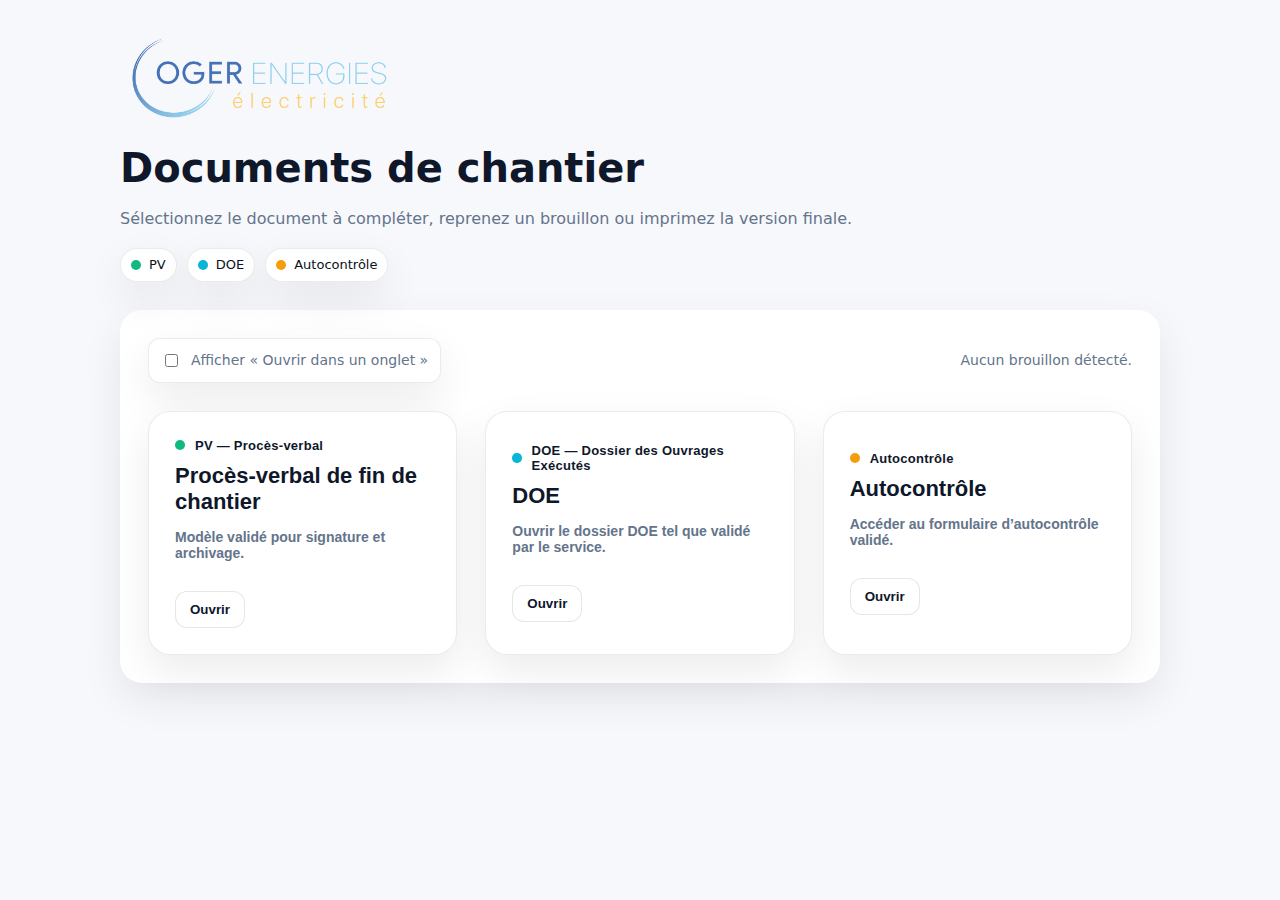
<file: index.html>
<!doctype html>
<html lang="fr">
<head>
  <meta charset="utf-8"/>
  <meta name="viewport" content="width=device-width,initial-scale=1"/>
  <title>Documents de chantier</title>
  <meta name="description" content="Ouvrir PV, DOE ou Autocontrôle. Sauvegarde locale par document, reprise, impression."/>
  <link rel="icon" href="assets/OGNRJLOGO.png"/>
  <style>
    :root{
      --bg:#f7f8fb; --ink:#0f172a; --muted:#64748b; --card:#ffffff;
      --brand:#10b981; --brand2:#06b6d4; --accent:#f59e0b;
      --ring:0 0 0 4px rgba(16,185,129,.28);
      --shadow:0 16px 40px rgba(2,6,23,.08);
      --radius:22px; --gap:28px; --danger:#ef4444;
    }
    *{box-sizing:border-box}
    html,body{height:100%}
    body{margin:0; background:var(--bg); color:var(--ink);
      font-family: ui-sans-serif, system-ui, -apple-system, Segoe UI, Inter, Roboto, Arial, sans-serif; line-height:1.6}

    .wrap{max-width:1100px; margin:0 auto; padding:clamp(16px,3vw,30px)}

    header{display:flex; flex-direction:column; gap:10px; align-items:flex-start; margin-bottom:var(--gap)}
    header img{height:clamp(60px, 7.5vw, 100px); width:auto}
    h1{margin:0; font-size:clamp(28px,3.6vw,40px)}
    .lead{color:var(--muted); margin-top:6px}

    /* Stats/indicateurs */
    .indicators{display:flex; gap:10px; flex-wrap:wrap; margin-top:10px}
    .pill{display:inline-flex; align-items:center; gap:8px; padding:6px 10px; border-radius:999px; background:#fff; border:1px solid rgba(2,6,23,.08); box-shadow:var(--shadow); font-size:13px; color:#0b1220}
    .dot{width:10px; height:10px; border-radius:50%}
    .pv .dot{background:var(--brand)}
    .doe .dot{background:var(--brand2)}
    .auto .dot{background:var(--accent)}

    /* Notices */
    .notice{display:none; margin-bottom:16px; padding:12px 14px; border-radius:12px; border:1px solid rgba(2,6,23,.1); background:#fff; color:var(--ink)}
    .notice.on{display:block}
    .notice strong{color:var(--danger)}

    /* Contenu principal */
    .panel{background:var(--card); border-radius:var(--radius); padding:clamp(18px,3vw,28px); box-shadow:var(--shadow)}
    .toolbar{display:flex; justify-content:space-between; align-items:center; gap:12px; color:var(--muted); font-size:14px; margin-bottom:var(--gap)}
    .toggle{display:flex; align-items:center; gap:10px; background:#fff; border:1px solid rgba(2,6,23,.08); padding:10px 12px; border-radius:12px; box-shadow:var(--shadow)}

    .grid{display:grid; gap:var(--gap); grid-template-columns:repeat(auto-fit, minmax(270px,1fr))}
    .card{position:relative; display:block; text-decoration:none; color:inherit; background:#fff; border:1px solid rgba(2,6,23,.08); border-radius:var(--radius); padding:clamp(18px,3vw,26px); box-shadow:var(--shadow); transition:transform .15s ease, box-shadow .15s ease, border-color .15s ease; min-height:180px; cursor:pointer; text-align:left}
    .card:hover{transform:translateY(-3px); box-shadow:0 20px 46px rgba(2,6,23,.12); border-color:rgba(2,6,23,.14)}
    .card:focus-visible{outline:none; box-shadow:var(--ring)}
    .kicker{display:flex; align-items:center; gap:10px; font-weight:700; font-size:13px; letter-spacing:.02em}
    .card h2{margin:10px 0 10px; font-size:clamp(18px,2.6vw,22px)}
    .desc{color:var(--muted); font-size:14px}
    .cta{margin-top:16px; display:inline-flex; align-items:center; gap:8px; font-weight:600; border:1px solid rgba(2,6,23,.10); padding:10px 14px; border-radius:12px; background:#fff}
    .badge{position:absolute; top:14px; right:14px; font-size:12px; color:#0b1220; background:#eaf9f1; padding:6px 10px; border-radius:999px; border:1px solid rgba(16,185,129,.45); display:none}
    .badge.on{display:inline-block}

    /* Overlay viewer */
    .overlay{position:fixed; inset:0; background:rgba(15,23,42,.08); backdrop-filter:blur(4px); display:none; z-index:50}
    .overlay.on{display:block}
    .viewer{position:absolute; inset:clamp(10px,2.5vw,24px); background:#fff; border-radius:18px; box-shadow:0 20px 50px rgba(2,6,23,.22); display:flex; flex-direction:column; overflow:hidden; border:1px solid rgba(2,6,23,.10)}
    .bar{display:flex; align-items:center; gap:8px; padding:10px 12px; border-bottom:1px solid rgba(2,6,23,.08); background:#ffffff; position:sticky; top:0; z-index:3}
    .title{font-weight:700; margin-left:8px}
    .grow{flex:1}
    button, .btn{border:1px solid rgba(2,6,23,.12); background:#fff; padding:8px 12px; border-radius:10px; cursor:pointer; font-weight:600; color:inherit; text-decoration:none}
    button:focus-visible, .btn:focus-visible{outline:none; box-shadow:var(--ring)}
    button[disabled]{opacity:.55; cursor:not-allowed}
    iframe{border:0; width:100%; height:100%; flex:1; background:#fff}
    .state{font-size:12px; color:var(--muted); margin-left:8px}
    .resume{position:absolute; left:12px; right:12px; bottom:12px; display:none; gap:10px; align-items:center; background:#ffffff; border:1px solid rgba(2,6,23,.14); border-radius:12px; padding:10px 12px; box-shadow:var(--shadow); z-index:4}
    .resume.on{display:flex}
    .warnbar{display:none; gap:10px; align-items:center; background:#fff8eb; border:1px solid rgba(245,158,11,.35); color:#7c4a03; padding:8px 10px; border-radius:10px; margin-left:12px}
    .warnbar.on{display:inline-flex}

    /* Petites améliorations d'accessibilité visuelle */
    @media (prefers-reduced-motion: reduce){
      .card{transition:none}
    }
  </style>
</head>
<body>
  <div class="wrap">
    <header>
      <img src="assets/OGNRJLOGO.png" alt="Logo OGER ENERGIES"
           onerror="this.onerror=null;this.src='assets/OGNRJ LOGO - NOIR.png'">
      <div>
        <h1>Documents de chantier</h1>
        <p class="lead">Sélectionnez le document à compléter, reprenez un brouillon ou imprimez la version finale.</p>
        <div class="indicators" aria-hidden="true">
          <span class="pill pv"><span class="dot"></span> PV</span>
          <span class="pill doe"><span class="dot"></span> DOE</span>
          <span class="pill auto"><span class="dot"></span> Autocontrôle</span>
        </div>
      </div>
    </header>

    <div id="fileNotice" class="notice">
      <strong>Attention :</strong> vous semblez ouvrir les fichiers en <code>file://</code>.<br/>
      Pour que la sauvegarde/reprise/impression fonctionne, servez le site en HTTP(s) (Live Server, <code>python -m http.server</code>, GitHub Pages…).
    </div>

    <section class="panel" aria-labelledby="listeDocsTitle">
      <div class="toolbar">
        <div class="toggle">
          <input type="checkbox" id="newtab"/>
          <label for="newtab">Afficher « Ouvrir dans un onglet »</label>
        </div>
        <div id="draftInfo">Aucun brouillon détecté.</div>
      </div>

      <h2 id="listeDocsTitle" class="sr-only" style="position:absolute;left:-9999px;top:auto;width:1px;height:1px;overflow:hidden;">Liste des documents disponibles</h2>

      <div class="grid" role="list">
        <button class="card pv" data-doc="pv" role="listitem" aria-label="Ouvrir PV">
          <span class="badge" id="badge-pv">Brouillon</span>
          <div class="kicker"><span class="dot" aria-hidden="true"></span> PV — Procès-verbal</div>
          <h2>Procès-verbal de fin de chantier</h2>
          <p class="desc">Modèle validé pour signature et archivage.</p>
          <span class="cta" data-cta>Ouvrir</span>
        </button>

        <button class="card doe" data-doc="doe" role="listitem" aria-label="Ouvrir DOE">
          <span class="badge" id="badge-doe">Brouillon</span>
          <div class="kicker"><span class="dot" aria-hidden="true"></span> DOE — Dossier des Ouvrages Exécutés</div>
          <h2>DOE</h2>
          <p class="desc">Ouvrir le dossier DOE tel que validé par le service.</p>
          <span class="cta" data-cta>Ouvrir</span>
        </button>

        <button class="card auto" data-doc="auto" role="listitem" aria-label="Ouvrir Autocontrôle">
          <span class="badge" id="badge-auto">Brouillon</span>
          <div class="kicker"><span class="dot" aria-hidden="true"></span> Autocontrôle</div>
          <h2>Autocontrôle</h2>
          <p class="desc">Accéder au formulaire d’autocontrôle validé.</p>
          <span class="cta" data-cta>Ouvrir</span>
        </button>
      </div>
    </section>
  </div>

  <!-- Overlay + viewer -->
  <div id="overlay" class="overlay" aria-hidden="true">
    <div class="viewer" role="dialog" aria-modal="true" aria-labelledby="docTitle">
      <div class="bar">
        <button id="backBtn">← Retour</button>
        <span id="docTitle" class="title">Document</span>
        <span class="grow"></span>
        <span id="xWarn" class="warnbar">Accès limité (origine différente). Utilisez « Ouvrir dans un onglet ».</span>
        <a id="openTabBtn" class="btn" target="_blank" rel="noopener">Ouvrir dans un onglet</a>
        <button id="saveBtn">Sauvegarder</button>
        <button id="restoreBtn">Reprendre</button>
        <button id="clearBtn">Effacer</button>
        <button id="printBtn">Imprimer</button>
        <span id="state" class="state" role="status" aria-live="polite">Prêt</span>
      </div>
      <iframe id="docFrame" title="Document de chantier"></iframe>

      <div id="resumePrompt" class="resume" role="alert">
        <span>Un brouillon existe pour ce document. Le reprendre&nbsp;?</span>
        <button id="resumeYes">Oui</button>
        <button id="resumeNo">Non</button>
      </div>
    </div>
  </div>

  <script>
    // === CONFIG : chemins vers vos documents validés ===
    const DOCS = {
      pv:   { path: "pv/proces_verbal.html",              label: "PV — Procès-verbal" },
      doe:  { path: "doe/dossier.html",                   label: "DOE — Dossier des Ouvrages Exécutés" },
      auto: { path: "autocontrole/auto_controle.html",    label: "Autocontrôle" }
    };

    // --- helpers
    const $ = (s, root=document) => root.querySelector(s);
    const $$ = (s, root=document) => Array.from(root.querySelectorAll(s));
    const IS_FILE = location.protocol === "file:";
    if(IS_FILE) $("#fileNotice").classList.add("on");

    // CSS.escape polyfill (simplifié)
    if (!window.CSS || !CSS.escape) {
      window.CSS = window.CSS || {}; CSS.escape = (s)=> String(s).replace(/[^a-zA-Z0-9_\-]/g, ch => '\\' + ch.charCodeAt(0).toString(16) + ' ');
    }

    function cssPath(el){
      if(el.id) return '#'+CSS.escape(el.id);
      const parts=[]; let node=el;
      while(node && node.nodeType===1 && node !== node.ownerDocument.documentElement){
        let sel = node.nodeName.toLowerCase();
        if(node.classList && node.classList.length){ sel += '.'+CSS.escape(node.classList[0]); }
        if(node.parentElement){
          const siblings = Array.from(node.parentElement.children).filter(n => n.nodeName===node.nodeName);
          if(siblings.length>1){ sel += `:nth-of-type(${siblings.indexOf(node)+1})`; }
        }
        parts.unshift(sel); node = node.parentElement;
      }
      return parts.join(' > ');
    }

    // --- elements
    const cards = $$(".card[data-doc]");
    const overlay = $("#overlay");
    const docFrame = $("#docFrame");
    const openTabBtn = $("#openTabBtn");
    const saveBtn = $("#saveBtn");
    const restoreBtn = $("#restoreBtn");
    const clearBtn = $("#clearBtn");
    const printBtn = $("#printBtn");
    const backBtn = $("#backBtn");
    const state = $("#state");
    const resumePrompt = $("#resumePrompt");
    const resumeYes = $("#resumeYes");
    const resumeNo = $("#resumeNo");
    const docTitle = $("#docTitle");
    const newtabToggle = $("#newtab");
    const xWarn = $("#xWarn");
    const draftInfo = $("#draftInfo");

    let current = null; // {key, path, label}
    let autosaveBound = false;
    let canAccessIframe = false;

    const draftKey = (path) => "fdc:draft:" + path;
    const hasDraft = (path) => !!localStorage.getItem(draftKey(path));

    function countDrafts(){
      return Object.values(DOCS).filter(d => hasDraft(d.path)).length;
    }

    function updateDraftUI(){
      // badges + CTA
      for(const [key, def] of Object.entries(DOCS)){
        const on = hasDraft(def.path);
        const badge = $("#badge-"+key);
        if(badge) badge.classList.toggle("on", on);
        const card = document.querySelector(`.card[data-doc="${key}"]`);
        const cta = card && card.querySelector('[data-cta]');
        if(cta) cta.textContent = on ? 'Reprendre le brouillon' : 'Ouvrir';
      }
      // info barre
      const n = countDrafts();
      draftInfo.textContent = n ? `${n} brouillon${n>1?'s':''} détecté${n>1?'s':''}.` : 'Aucun brouillon détecté.';
    }

    function getFields(doc){
      const sel = "input, select, textarea";
      return Array.from(doc.querySelectorAll(sel)).filter(el => !el.disabled && el.type !== "password" && el.type !== "file");
    }
    function getEditables(doc){ return Array.from(doc.querySelectorAll('[contenteditable], [contenteditable=""], [contenteditable="true"]')); }
    function getCanvases(doc){ return Array.from(doc.querySelectorAll('canvas')); }
    const keyOf = (el, idx) => el.name || el.id || ("__q" + idx);

    function setControlsEnabled(enabled){
      saveBtn.disabled = !enabled;
      restoreBtn.disabled = !enabled;
      printBtn.disabled = !enabled;
      clearBtn.disabled = false; // effacer brouillon toujours possible
      xWarn.classList.toggle("on", !enabled);
      // Toujours afficher le bouton d'onglet si cross-origin, même si l'option est masquée
      openTabBtn.style.display = (!enabled || newtabToggle.checked) ? 'inline-block' : 'none';
    }

    const debounce = (fn, ms)=>{ let t; return (...a)=>{ clearTimeout(t); t=setTimeout(()=>fn(...a), ms); }; };

    function snapshot(){
      if(!current || !canAccessIframe) return;
      try{
        const idoc = docFrame.contentDocument; const win = docFrame.contentWindow; if(!idoc) return;
        const fields = getFields(idoc); const editables = getEditables(idoc); const canvases = getCanvases(idoc);
        const data = { __ts: Date.now(), __editables:{}, __canvases:{} };
        fields.forEach((el, i)=>{ const k = keyOf(el, i);
          if(el.tagName === "SELECT"){ data[k] = Array.from(el.options).filter(o=>o.selected).map(o=>o.value);
          }else if(el.type === "checkbox"){ data[k] = el.checked;
          }else if(el.type === "radio"){ if(el.name && el.checked){ data[el.name] = el.value; }
          }else{ data[k] = el.value; }
        });
        editables.forEach(ed=>{ const k = cssPath(ed); if(k) data.__editables[k] = ed.innerHTML; });
        canvases.forEach(cv=>{ try{ const k = cssPath(cv); const url = cv.toDataURL("image/png"); data.__canvases[k] = { url, w: cv.width, h: cv.height }; }catch(e){} });
        data.__scroll = win.scrollY || idoc.documentElement.scrollTop || idoc.body.scrollTop || 0;
        try{ localStorage.setItem(draftKey(current.path), JSON.stringify(data)); state.textContent = "Sauvegardé " + new Date(data.__ts).toLocaleTimeString(); updateDraftUI(); }catch(err){ state.textContent = "Quota localStorage dépassé (brouillon non sauvegardé)"; console.error(err); }
      }catch(e){ console.error(e); state.textContent = "Erreur sauvegarde"; }
    }

    function restore(){
      if(!current || !canAccessIframe) return;
      try{
        const raw = localStorage.getItem(draftKey(current.path)); if(!raw){ state.textContent = "Aucun brouillon"; return; }
        const data = JSON.parse(raw); const idoc = docFrame.contentDocument; const win = docFrame.contentWindow; if(!idoc) return;
        const fields = getFields(idoc); const editables = getEditables(idoc); const canvases = getCanvases(idoc);
        fields.forEach((el, i)=>{ const k = keyOf(el, i);
          if(el.tagName === "SELECT"){ const vals = data[k]; if(!vals) return; Array.from(el.options).forEach(o => o.selected = vals.includes(o.value)); el.dispatchEvent(new Event("change", {bubbles:true}));
          }else if(el.type === "checkbox"){ if(k in data){ el.checked = !!data[k]; el.dispatchEvent(new Event("change",{bubbles:true})); }
          }else if(el.type === "radio"){ if(el.name && data[el.name] === el.value){ el.checked = true; el.dispatchEvent(new Event("change",{bubbles:true})); }
          }else{ if(k in data){ el.value = data[k]; el.dispatchEvent(new Event("input",{bubbles:true})); }
          }
        });
        if(data.__editables){ editables.forEach(ed=>{ const k = cssPath(ed); if(k && k in data.__editables){ ed.innerHTML = data.__editables[k]; ed.dispatchEvent(new Event("input",{bubbles:true})); } }); }
        if(data.__canvases){ canvases.forEach(cv=>{ const k = cssPath(cv); const rec = data.__canvases[k]; if(!rec) return; const img = new Image(); img.onload = () => { const ctx = cv.getContext("2d"); try{ ctx.clearRect(0,0,cv.width,cv.height); ctx.drawImage(img, 0, 0, cv.width, cv.height); }catch(e){} }; img.src = rec.url; }); }
        if(typeof data.__scroll === "number"){ win.scrollTo({ top: data.__scroll, behavior: "instant" }); }
        state.textContent = "Brouillon repris";
      }catch(e){ console.error(e); state.textContent = "Erreur reprise"; }
    }

    function clearDraft(){ if(!current) return; localStorage.removeItem(draftKey(current.path)); state.textContent = "Brouillon supprimé"; updateDraftUI(); }

    function attachAutosave(){
      if(autosaveBound || !canAccessIframe) return;
      try{
        const idoc = docFrame.contentDocument;
        ["input","change","blur"].forEach(type=>{ idoc.addEventListener(type, debounce(snapshot, 600), {capture:true}); });
        ["pointerup","mouseup","touchend"].forEach(type=>{ idoc.addEventListener(type, debounce(snapshot, 200), {capture:true}); });
        setInterval(()=> snapshot(), 15000);
        autosaveBound = true;
      }catch(e){ console.warn("autosave attach failed", e); }
    }

    function openDoc(key){
      const def = DOCS[key];
      current = { key, path: def.path, label: def.label };
      docTitle.textContent = def.label;
      overlay.classList.add("on"); overlay.setAttribute("aria-hidden","false");
      state.textContent = "Chargement…"; canAccessIframe = false; autosaveBound = false;
      docFrame.src = def.path; openTabBtn.href = def.path;
      setControlsEnabled(false);
    }

    function closeViewer(){
      overlay.classList.remove("on"); overlay.setAttribute("aria-hidden","true");
      docFrame.src = "about:blank"; autosaveBound = false; state.textContent = "Prêt"; current = null; setControlsEnabled(false);
    }

    // Cartes → ouverture
    cards.forEach(btn=> btn.addEventListener("click", ()=> openDoc(btn.dataset.doc)));

    // Top bar
    backBtn.addEventListener("click", closeViewer);
    saveBtn.addEventListener("click", snapshot);
    restoreBtn.addEventListener("click", restore);
    clearBtn.addEventListener("click", clearDraft);
    printBtn.addEventListener("click", ()=>{ if(canAccessIframe){ try{ docFrame.contentWindow.print(); }catch(e){ window.open(openTabBtn.href, "_blank"); } } else { window.open(openTabBtn.href, "_blank"); } });

    // Iframe chargé → test même origine + autosave + prompt reprise
    docFrame.addEventListener("load", ()=>{
      try{ void docFrame.contentDocument; canAccessIframe = true; }catch(e){ canAccessIframe = false; }
      setControlsEnabled(canAccessIframe);
      if(canAccessIframe){
        attachAutosave();
        if(current && hasDraft(current.path)){ $("#resumePrompt").classList.add("on"); } else { $("#resumePrompt").classList.remove("on"); state.textContent = "Aucun brouillon"; }
      }else{
        $("#resumePrompt").classList.remove("on");
        state.textContent = IS_FILE ? "Accès limité (file://). Servez le site en HTTP." : "Accès limité (origine différente). Ouvrez dans un onglet.";
      }
    });

    // Reprise prompt
    $("#resumeYes").addEventListener("click", ()=>{ $("#resumePrompt").classList.remove("on"); restore(); });
    $("#resumeNo").addEventListener("click", ()=>{ $("#resumePrompt").classList.remove("on"); state.textContent = "Prêt"; });

    // Préférences + badges/ctas init
    (function init(){
      const nt = localStorage.getItem("fdc:newtab")==="1"; $("#newtab").checked = nt;
      $("#newtab").addEventListener("change", ()=>{ localStorage.setItem("fdc:newtab", $("#newtab").checked ? "1" : "0"); setControlsEnabled(canAccessIframe); });
      updateDraftUI();
    })();

    // Echap → fermer
    window.addEventListener("keydown", (e)=>{ if(e.key === "Escape" && overlay.classList.contains("on")) closeViewer(); });
  </script>
</body>
</html>
</file>
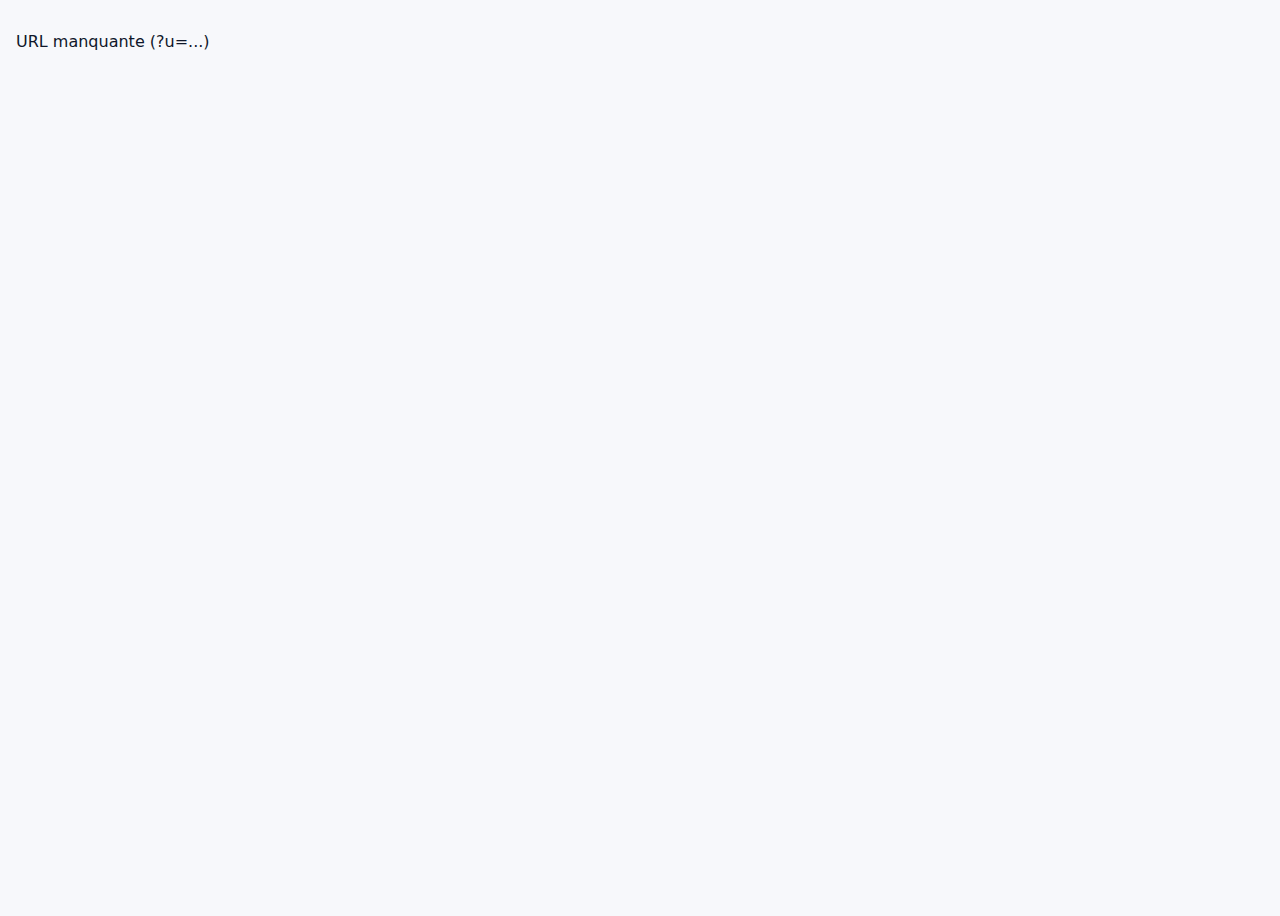
<file: viewer.html>
<!doctype html>
<html lang="fr">
<head>
  <meta charset="utf-8"/>
  <meta name="viewport" content="width=device-width,initial-scale=1"/>
  <title>Document – Fin de chantier</title>
  <style>
    :root{
      --bg:#f7f8fb; --ink:#0f172a; --muted:#64748b; --card:#fff;
      --ring:0 0 0 3px rgba(16,185,129,.25); --shadow:0 10px 26px rgba(2,6,23,.08);
    }
    *{box-sizing:border-box} html,body{height:100%}
    body{margin:0;font-family:ui-sans-serif,system-ui,Segoe UI,Inter,Roboto,Arial,sans-serif;color:var(--ink);background:var(--bg)}
    .bar{
      position:sticky; top:0; z-index:10; background:var(--card); border-bottom:1px solid rgba(2,6,23,.08);
      display:flex; gap:10px; align-items:center; padding:10px 12px; box-shadow:var(--shadow);
    }
    .bar .sp{flex:1}
    button,a.btn{
      border:1px solid rgba(2,6,23,.12); background:#fff; padding:8px 12px; border-radius:10px; cursor:pointer;
      font-weight:600; text-decoration:none; color:inherit;
    }
    button:focus-visible,a.btn:focus-visible{outline:none; box-shadow:var(--ring)}
    .state{font-size:12px; color:var(--muted)}
    .wrap{height:calc(100% - 56px)}
    iframe{width:100%; height:100%; border:0; background:#fff}
    .prompt{
      position:fixed; left:12px; right:12px; bottom:12px; z-index:20; background:var(--card); border:1px solid rgba(2,6,23,.12);
      border-radius:12px; padding:12px; box-shadow:var(--shadow); display:none; gap:10px; align-items:center;
    }
  </style>
</head>
<body>
  <div class="bar">
    <a class="btn" href="./">← Retour</a>
    <button id="saveBtn">Sauvegarder</button>
    <button id="restoreBtn">Reprendre</button>
    <button id="clearBtn">Effacer</button>
    <div class="sp"></div>
    <button id="printBtn">Imprimer</button>
    <span id="state" class="state">Prêt</span>
  </div>
  <div class="wrap">
    <iframe id="doc"></iframe>
  </div>

  <div id="prompt" class="prompt">
    <span>Un brouillon existe pour ce document. Le reprendre ?</span>
    <button id="promptYes">Oui</button>
    <button id="promptNo">Non</button>
  </div>

  <script>
    // --- utils ---
    const qs = new URLSearchParams(location.search);
    const url = qs.get("u"); // ex: pv/proces_verbal.html
    if(!url){ document.body.innerHTML = "<p style='padding:16px'>URL manquante (?u=...)</p>"; throw new Error("no url"); }
    const KEY = "fdc:draft:" + url; // clé par document
    const $ = (s)=>document.querySelector(s);
    const docFrame = $("#doc");
    const state = $("#state");
    const promptBox = $("#prompt");

    // charge le document cible
    docFrame.src = url;

    // --- snapshot/restore ---
    function getFields(doc){
      const sel = "input, select, textarea";
      return Array.from(doc.querySelectorAll(sel))
        // ignorer champs non pertinents
        .filter(el => !el.disabled && el.type !== "password" && el.type !== "file");
    }

    function makeKey(el, idx){
      return el.name || el.id || (`__q${idx}`);
    }

    function snapshot(){
      try{
        const idoc = docFrame.contentDocument;
        const win = docFrame.contentWindow;
        const fields = getFields(idoc);
        const data = { __ts: Date.now() };

        fields.forEach((el, i)=>{
          const k = makeKey(el, i);
          if(el.tagName === "SELECT"){
            data[k] = Array.from(el.options).filter(o=>o.selected).map(o=>o.value);
          }else if(el.type === "checkbox"){
            data[k] = el.checked;
          }else if(el.type === "radio"){
            // pour radio, stocker la valeur de la sélection du groupe (name)
            if(el.name && el.checked){ data[el.name] = el.value; }
          }else{
            data[k] = el.value;
          }
        });

        // scroll
        data.__scroll = win.scrollY || idoc.documentElement.scrollTop || idoc.body.scrollTop || 0;

        localStorage.setItem(KEY, JSON.stringify(data));
        state.textContent = "Sauvegardé " + new Date(data.__ts).toLocaleTimeString();
      }catch(e){
        state.textContent = "Erreur sauvegarde";
        console.error(e);
      }
    }

    function restore(){
      try{
        const raw = localStorage.getItem(KEY);
        if(!raw){ state.textContent = "Aucun brouillon"; return; }
        const data = JSON.parse(raw);
        const idoc = docFrame.contentDocument;
        const win = docFrame.contentWindow;
        const fields = getFields(idoc);

        // appliquer valeurs
        fields.forEach((el, i)=>{
          const k = makeKey(el, i);
          if(el.tagName === "SELECT"){
            const vals = data[k]; if(!vals) return;
            Array.from(el.options).forEach(o => o.selected = vals.includes(o.value));
            el.dispatchEvent(new Event("change", {bubbles:true}));
          }else if(el.type === "checkbox"){
            if(k in data){ el.checked = !!data[k]; el.dispatchEvent(new Event("change",{bubbles:true})); }
          }else if(el.type === "radio"){
            if(el.name && data[el.name] === el.value){
              el.checked = true;
              el.dispatchEvent(new Event("change",{bubbles:true}));
            }
          }else{
            if(k in data){ el.value = data[k]; el.dispatchEvent(new Event("input",{bubbles:true})); }
          }
        });

        // scroll
        if(typeof data.__scroll === "number"){
          win.scrollTo({ top: data.__scroll, behavior: "instant" });
        }

        state.textContent = "Brouillon repris";
      }catch(e){
        state.textContent = "Erreur reprise";
        console.error(e);
      }
    }

    function clearDraft(){
      localStorage.removeItem(KEY);
      state.textContent = "Brouillon supprimé";
    }

    // --- autosave: on saisie dans le doc ---
    function attachAutosave(){
      try{
        const idoc = docFrame.contentDocument;
        ["input","change","blur"].forEach(type=>{
          idoc.addEventListener(type, debounce(snapshot, 600), {capture:true});
        });
        // autosave périodique (secours)
        setInterval(()=>snapshot(), 15000);
      }catch(e){ console.warn("autosave attach failed", e); }
    }

    function debounce(fn, ms){
      let t; return (...args)=>{ clearTimeout(t); t = setTimeout(()=>fn(...args), ms); };
    }

    // --- boutons ---
    $("#saveBtn").addEventListener("click", snapshot);
    $("#restoreBtn").addEventListener("click", restore);
    $("#clearBtn").addEventListener("click", clearDraft);
    $("#printBtn").addEventListener("click", () => docFrame.contentWindow.print());

    // au chargement du document : brancher autosave + proposer reprise
    docFrame.addEventListener("load", ()=>{
      attachAutosave();
      const has = !!localStorage.getItem(KEY);
      if(has){
        promptBox.style.display = "flex";
      }else{
        state.textContent = "Aucun brouillon";
      }
    });

    $("#promptYes").addEventListener("click", ()=>{ promptBox.style.display="none"; restore(); });
    $("#promptNo").addEventListener("click", ()=>{ promptBox.style.display="none"; });

    // accessibilité : focus sur iframe pour tab-naviguer dans le doc
    window.addEventListener("load", ()=> docFrame.focus());
  </script>
</body>
</html>
</file>
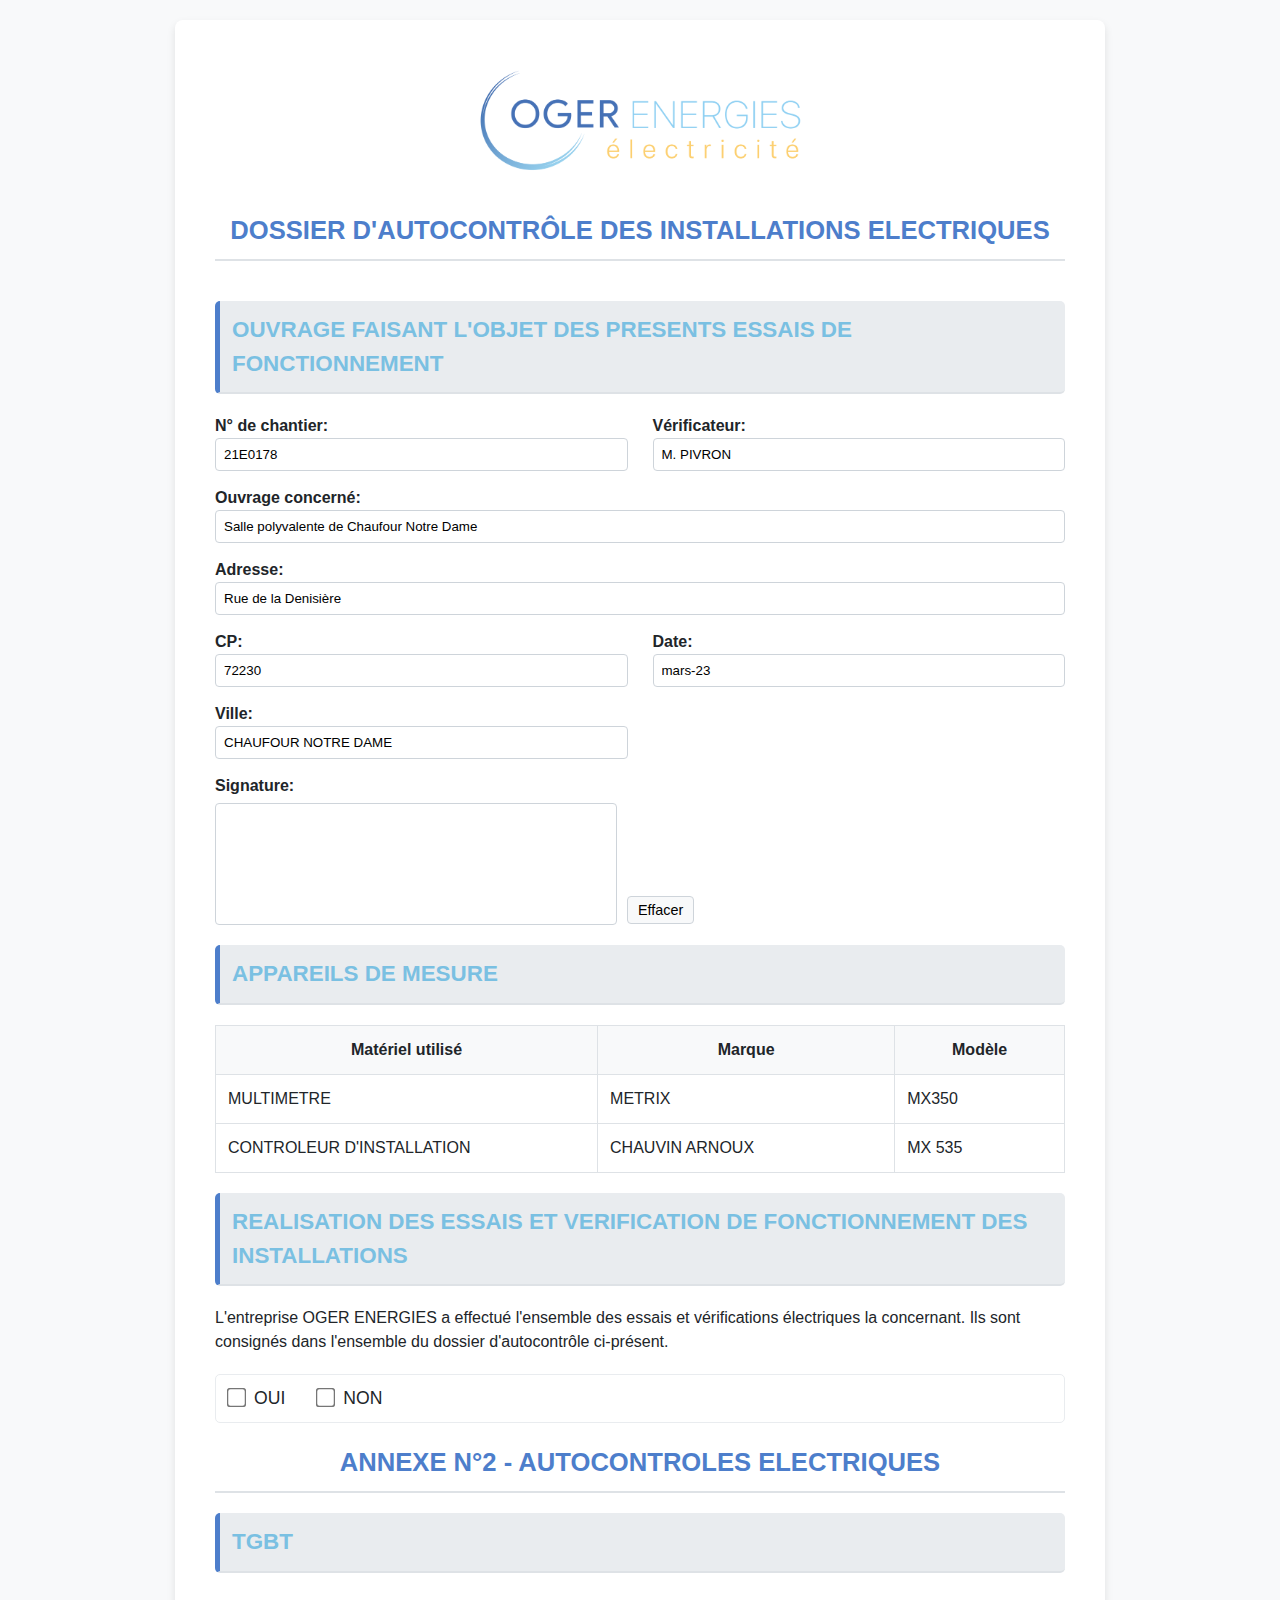
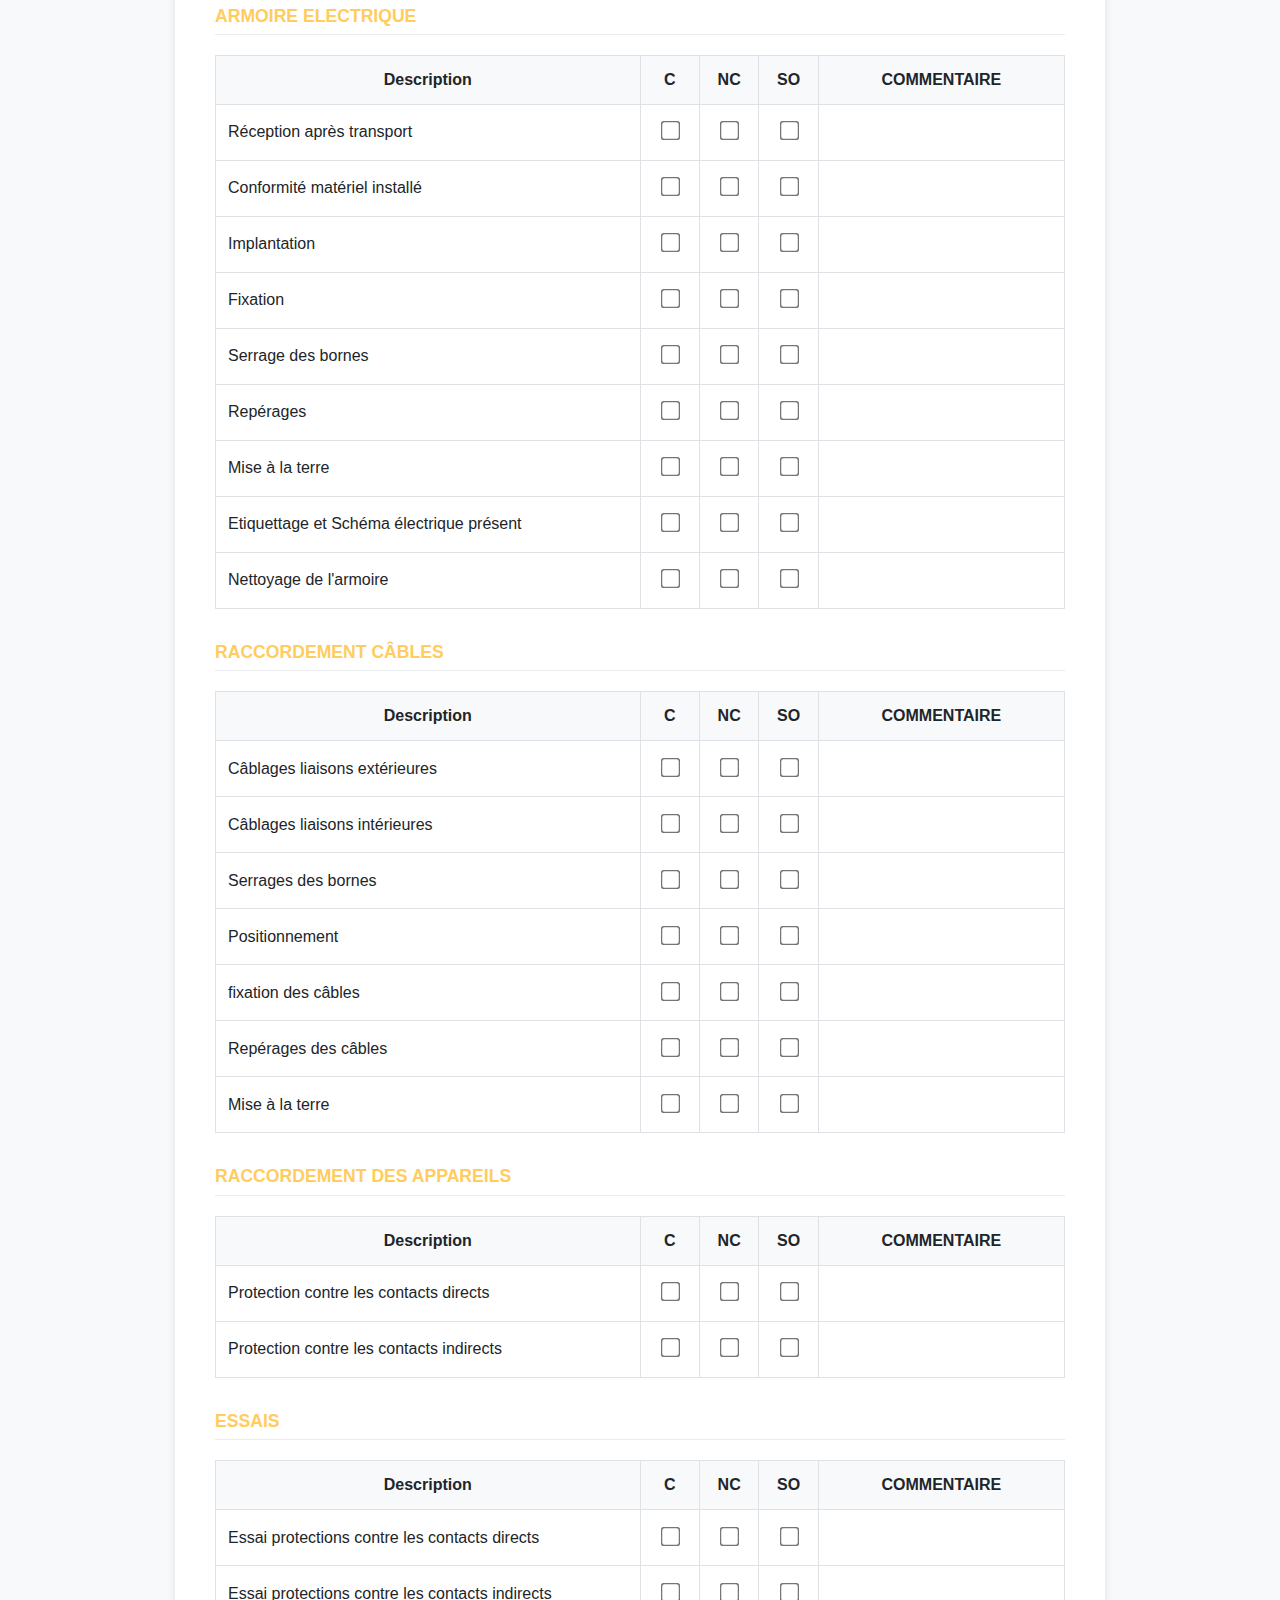
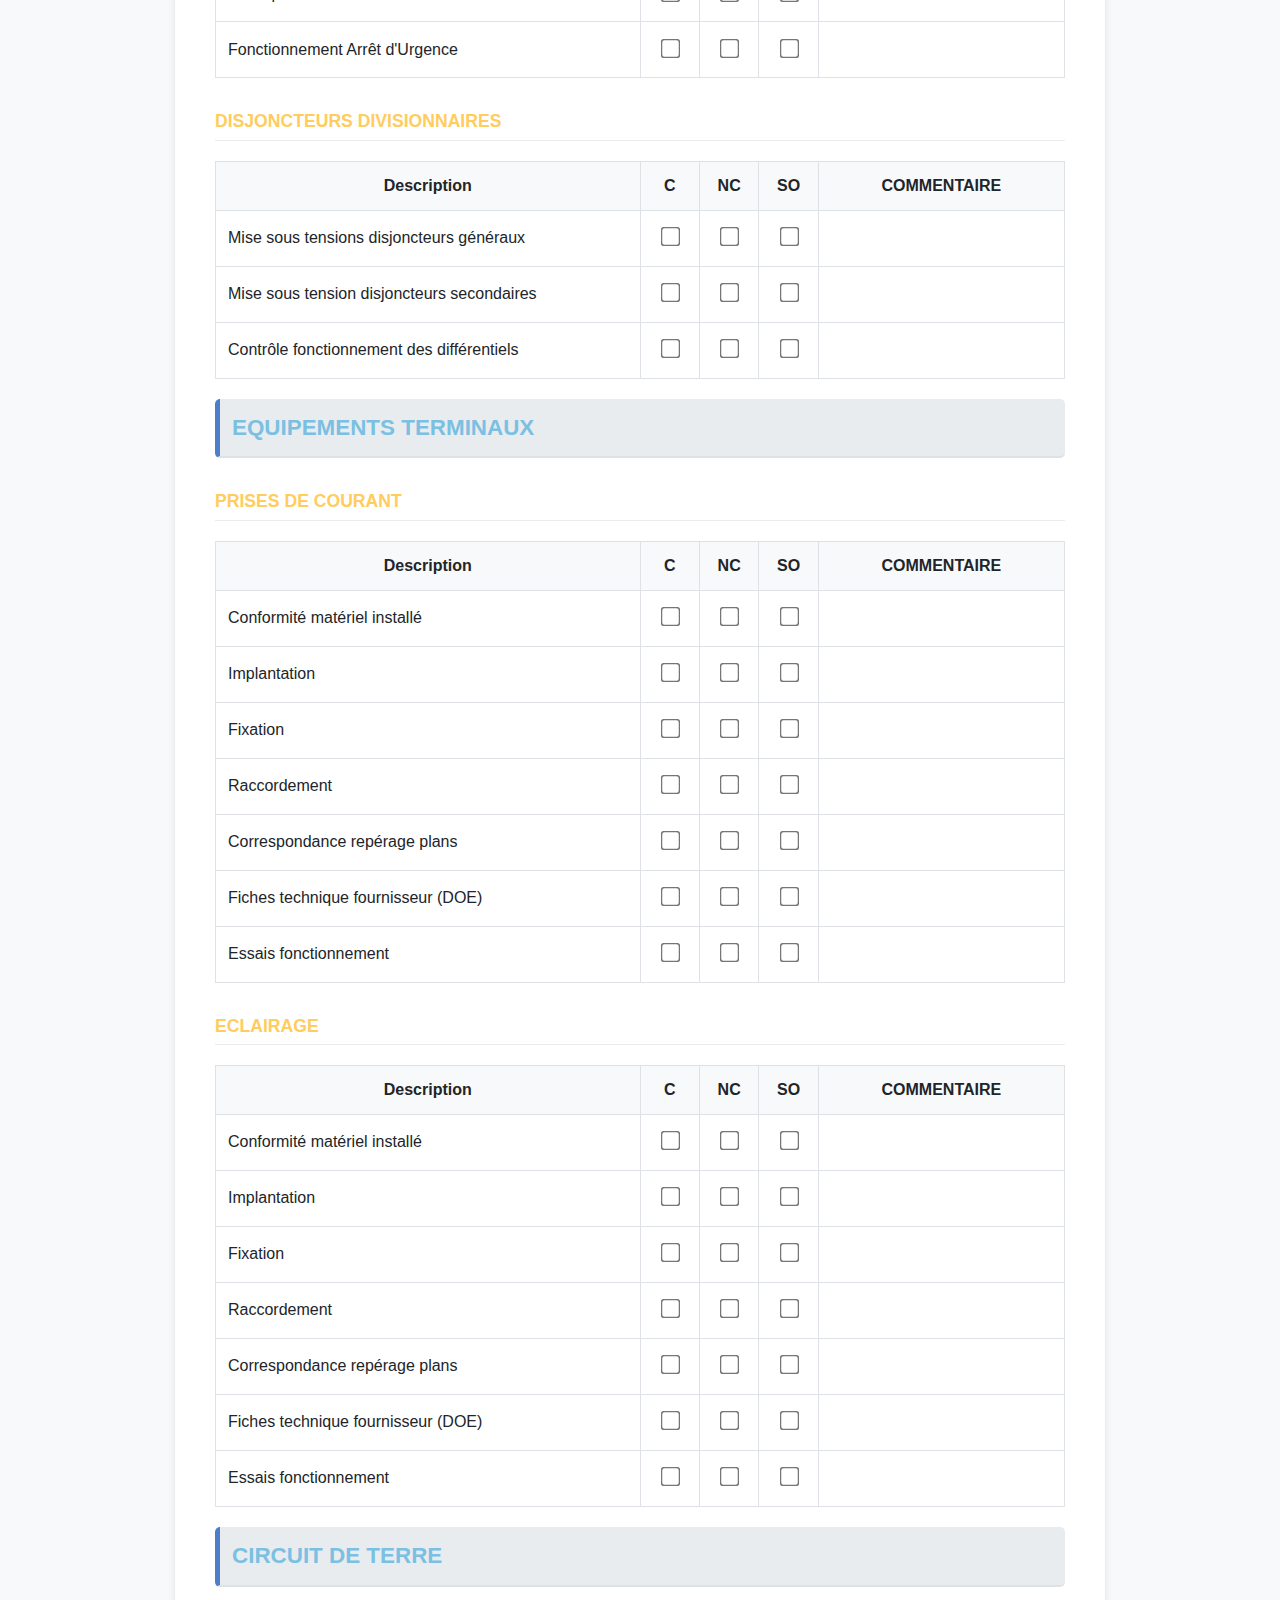
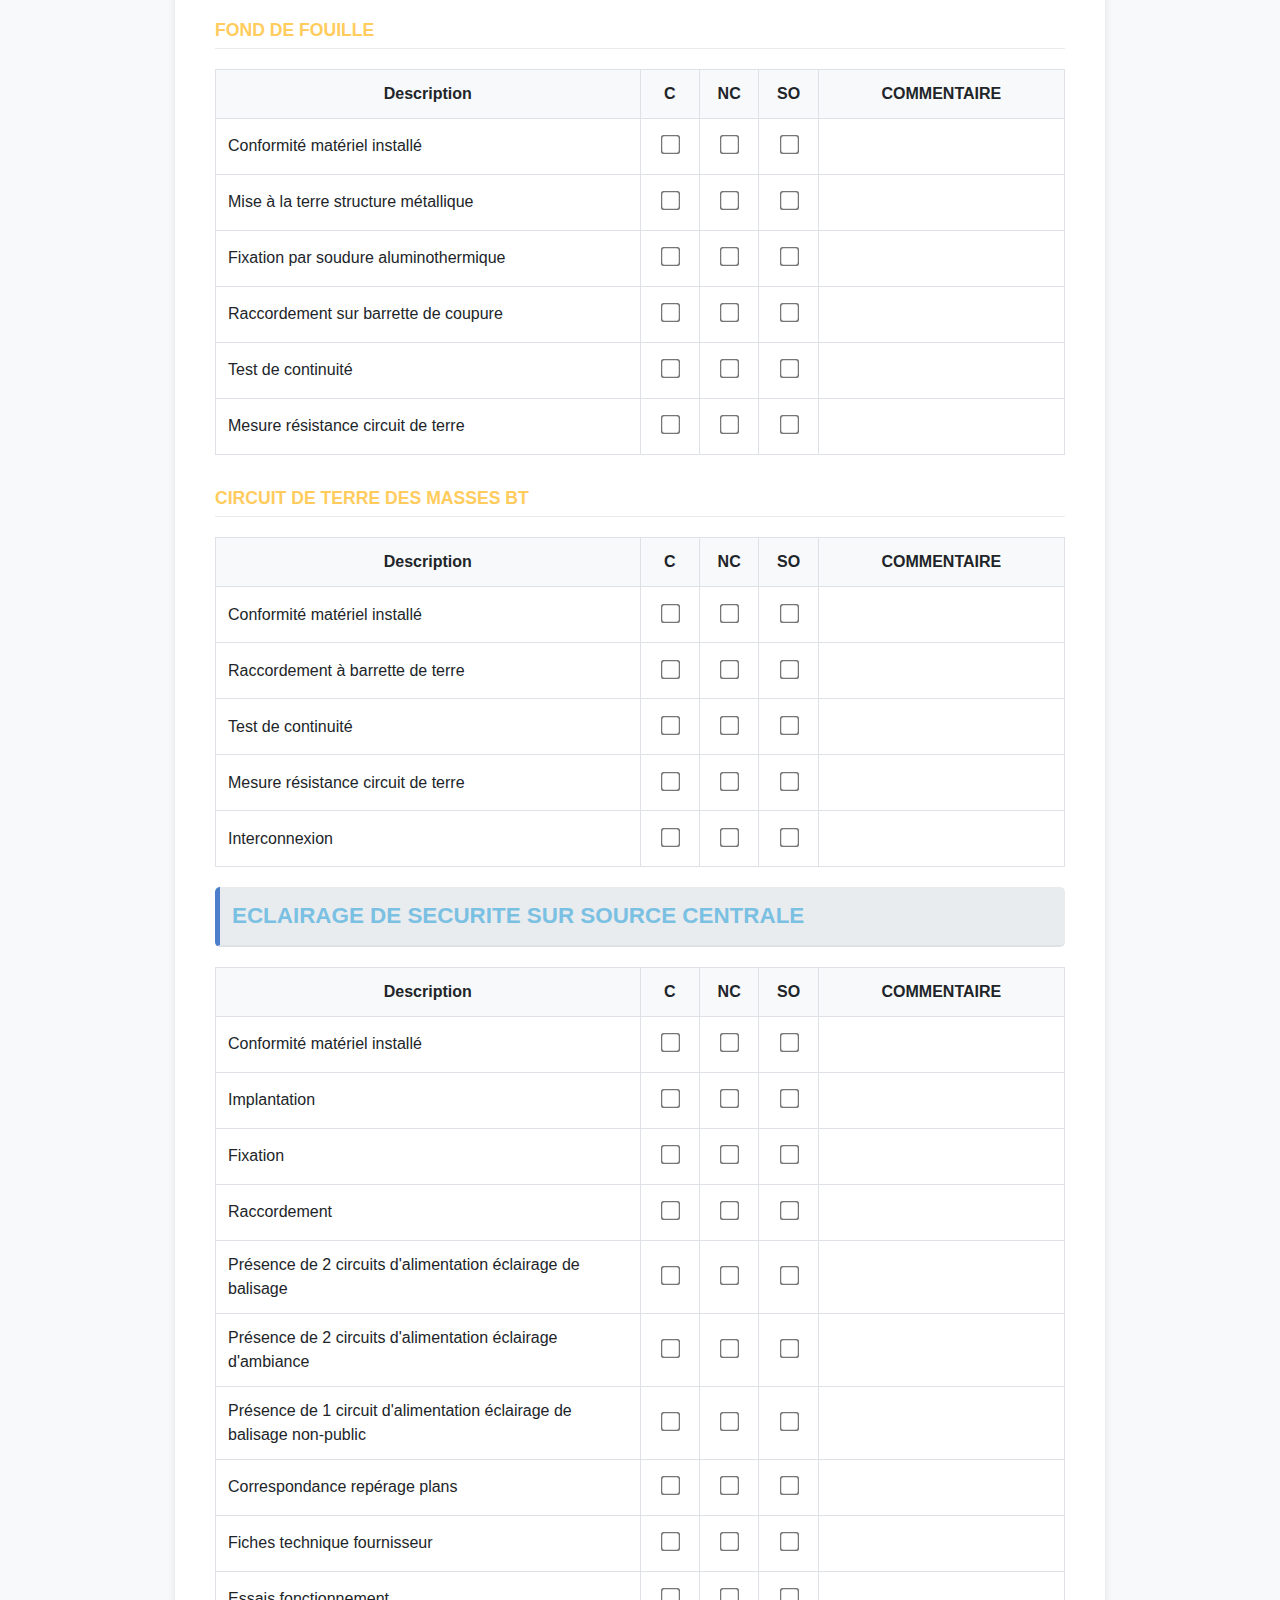
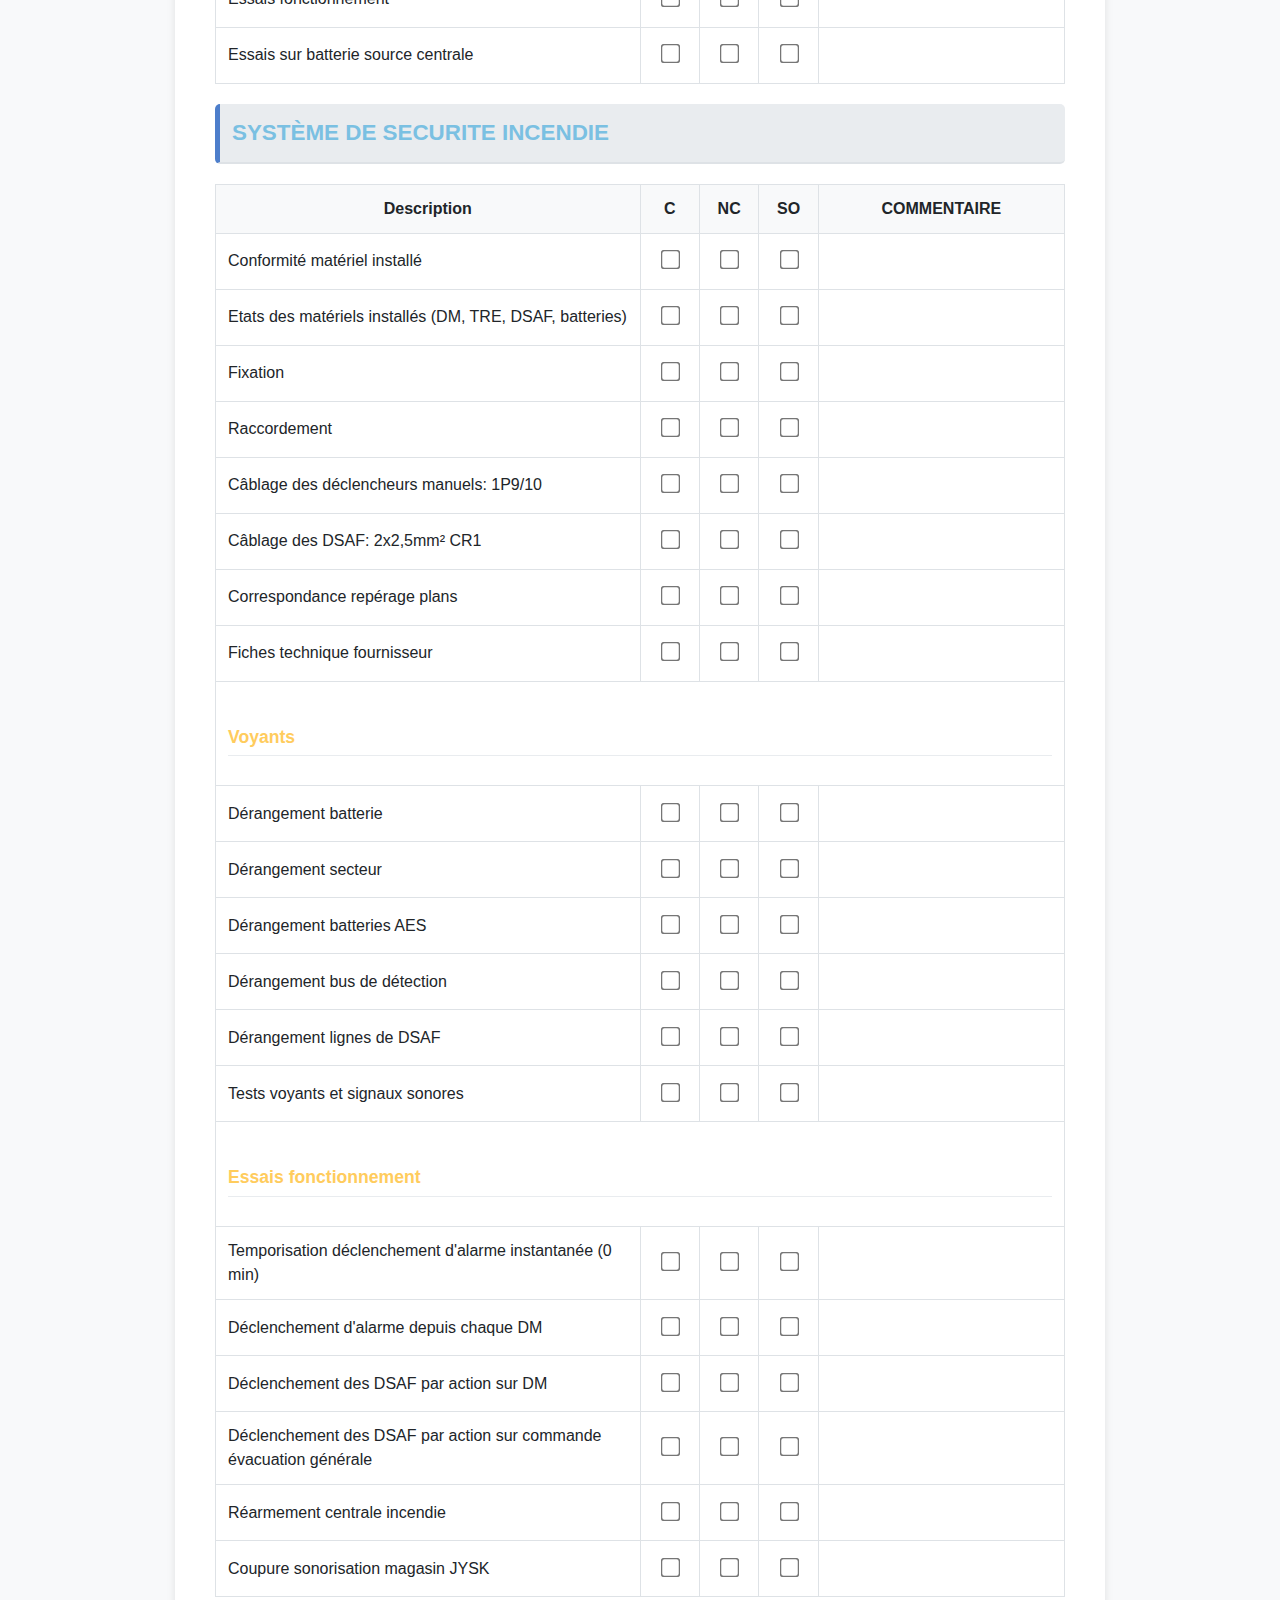
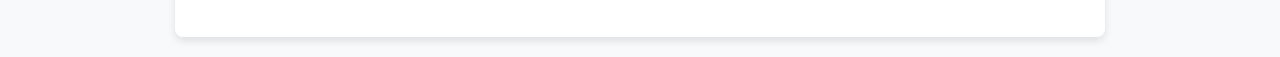
<file: autocontrole/auto_controle.html>
<!DOCTYPE html>
<html lang="fr">
<head>
    <meta charset="UTF-8">
    <meta name="viewport" content="width=device-width, initial-scale=1.0">
    <title>Dossier d'Autocontrôle - OGER ENERGIES</title>
    <style>
        /* Styles généraux pour l'écran */
        body {
            font-family: -apple-system, BlinkMacSystemFont, "Segoe UI", Roboto, "Helvetica Neue", Arial, sans-serif;
            margin: 0;
            padding: 0;
            background-color: #f8f9fa;
            color: #212529;
            line-height: 1.5;
        }
        .container {
            max-width: 850px;
            margin: 20px auto;
            background: #ffffff;
            padding: 40px;
            box-shadow: 0 4px 8px rgba(0,0,0,0.1);
            border-radius: 8px;
        }
        .header {
            text-align: center;
            margin-bottom: 40px;
        }
        .company-logo {
            max-width: 350px; /* Ajustez la taille selon vos besoins */
            height: auto;
            display: block;
            margin: 0 auto 30px auto; /* Centre le logo et ajoute un espace en dessous */
        }
        h1, h2 {
            border-bottom: 2px solid #dee2e6;
            padding-bottom: 10px;
            margin-top: 20px; /* Espace ajusté */
            margin-bottom: 20px;
        }
        h1 {
            font-size: 1.6em;
            text-align: center;
            color: #4D7ECB; /* Couleur Bleu foncé du logo */
        }
        h2 {
            font-size: 1.4em;
            background-color: #e9ecef;
            padding: 12px;
            border-radius: 5px;
            color: #7AC0E2; /* Couleur Bleu clair du logo */
            border-left: 5px solid #4D7ECB; /* Couleur Bleu foncé du logo */
        }
        h3 {
            font-size: 1.1em;
            color: #FFCC5D; /* Couleur Jaune/doré du logo */
            margin-top: 30px;
            border-bottom: 1px solid #e9ecef;
            padding-bottom: 5px;
        }
        table {
            width: 100%;
            border-collapse: collapse;
            margin-top: 20px;
        }
        th, td {
            border: 1px solid #dee2e6;
            padding: 12px;
            text-align: left;
            vertical-align: middle;
        }
        th {
            background-color: #f8f9fa;
            font-weight: 600;
        }
        
        /* Largeurs spécifiques pour la table des appareils de mesure */
        .table-appareils th { text-align: center; } /* Centrage des titres */
        .table-appareils .col-materiel { width: 45%; }
        .table-appareils .col-marque { width: 35%; }
        .table-appareils .col-modele { width: 20%; }

        /* Largeurs et alignement pour les tables de checklist */
        .checklist-table th {
            text-align: center; /* Centrage des titres de colonnes */
        }
        .checklist-table .th-desc { width: 50%; }
        .checklist-table .th-check { width: 7%; }
        .checklist-table .th-comment { width: 29%; }

        td:not(:first-child) {
            text-align: center;
        }

        input[type="checkbox"] {
            transform: scale(1.5);
            cursor: pointer;
        }
        .info-grid {
            display: grid;
            grid-template-columns: 1fr 1fr;
            gap: 15px 25px;
            margin-top: 20px;
        }
        .info-grid label {
            font-weight: 600;
        }
        .info-grid input[type="text"] {
            width: 100%;
            padding: 8px;
            border: 1px solid #ced4da;
            border-radius: 4px;
            box-sizing: border-box;
        }
        .info-grid .full-width {
            grid-column: 1 / -1;
        }
        .checkbox-group {
            display: flex;
            gap: 30px;
            align-items: center;
            margin-top: 20px;
            padding: 10px;
            border: 1px solid #e9ecef;
            border-radius: 5px;
        }
        .checkbox-group label {
            margin-left: 8px;
            font-size: 1.1em;
        }
        
        /* Styles pour les champs de la table modifiables */
        .table-input {
            width: 100%;
            border: none;
            background-color: transparent;
            padding: 0;
            margin: 0;
            font: inherit;
            color: inherit;
            text-align: left; /* Aligner le texte des commentaires à gauche */
            box-sizing: border-box; /* Assure que le padding ne casse pas la mise en page */
        }
        
        textarea.table-input {
            resize: none; /* Cache la poignée de redimensionnement */
            overflow-y: hidden; /* Cache la barre de défilement verticale */
            line-height: 1.5; /* Assure une hauteur de ligne cohérente */
        }

        /* Styles pour la zone de signature */
        .signature-box {
            grid-column: 1 / -1;
            display: flex;
            flex-direction: column;
        }
        .signature-area {
            display: flex;
            align-items: flex-end;
            gap: 10px;
            margin-top: 5px;
        }
        #signature-canvas {
            border: 1px solid #ced4da;
            border-radius: 4px;
            cursor: crosshair;
            touch-action: none;
        }
        #clear-signature {
            padding: 5px 10px;
            font-size: 0.9em;
            cursor: pointer;
            border: 1px solid #ced4da;
            background-color: #f8f9fa;
            border-radius: 4px;
            margin-bottom: 1px; /* Aligner avec le bas du canvas */
        }
        #clear-signature:hover {
            background-color: #e2e6ea;
        }


        /* Styles pour l'impression */
        @media print {
            body {
                background-color: #fff;
                font-size: 10pt;
            }
            .container {
                box-shadow: none;
                border-radius: 0;
                padding: 0;
                margin: 0;
                max-width: 100%;
            }
            h1 {
                margin-top: 15px;
                margin-bottom: 25px;
            }
            h2 {
                background-color: #e9ecef !important;
                -webkit-print-color-adjust: exact;
                print-color-adjust: exact;
                margin-top: 15px;
                margin-bottom: 10px;
                padding: 8px 12px;
            }
            h3 {
                margin-top: 15px;
            }
            th, td {
                padding: 6px; /* Réduction du padding pour compacter les tableaux */
            }
            table {
                margin-top: 10px; /* Réduction de la marge pour compacter */
            }
            th {
                 background-color: #f8f9fa !important;
                -webkit-print-color-adjust: exact;
                print-color-adjust: exact;
            }
            input[type="text"] {
                border-bottom: 1px solid #999;
                border-top: none;
                border-left: none;
                border-right: none;
                border-radius: 0;
            }
             .table-input {
                border: none !important;
             }
            #clear-signature {
                display: none; /* Cache le bouton Effacer à l'impression */
            }
            #signature-canvas {
                border: 1px solid #999;
            }
            input[type="checkbox"] {
                -webkit-appearance: none;
                -moz-appearance: none;
                appearance: none;
                width: 14px;
                height: 14px;
                border: 1px solid black;
                vertical-align: middle;
                position: relative;
            }
            input[type="checkbox"]:checked {
                background-color: #000 !important;
                 -webkit-print-color-adjust: exact;
                print-color-adjust: exact;
            }
            input[type="checkbox"]:checked::before {
                content: ''; /* Cache la coche par défaut pour un meilleur contrôle */
            }
            @page {
                size: A4;
                margin: 20mm;
            }
            .no-break {
                page-break-inside: avoid;
            }
            /* Règle pour éviter le saut de page après le titre de l'annexe */
            .annexe-title {
                page-break-after: avoid;
            }
        }
    </style>
</head>
<body>
    <div class="container">
        <!-- 1. PAGE DE GARDE -->
        <div class="header">
            <!-- Espace pour le logo de l'entreprise -->
            <img src="../assets/OGNRJLOGO.png" alt="Logo OGER ENERGIES" class="company-logo">
            <h1>DOSSIER D'AUTOCONTRÔLE DES INSTALLATIONS ELECTRIQUES</h1>
        </div>

        <div class="no-break">
            <h2>OUVRAGE FAISANT L'OBJET DES PRESENTS ESSAIS DE FONCTIONNEMENT</h2>
            <div class="info-grid">
                <div>
                    <label for="chantier">N° de chantier:</label>
                    <input type="text" id="chantier" value="21E0178">
                </div>
                <div>
                    <label for="verificateur">Vérificateur:</label>
                    <input type="text" id="verificateur" value="M. PIVRON">
                </div>
                <div class="full-width">
                    <label for="ouvrage">Ouvrage concerné:</label>
                    <input type="text" id="ouvrage" value="Salle polyvalente de Chaufour Notre Dame">
                </div>
                <div class="full-width">
                    <label for="adresse">Adresse:</label>
                    <input type="text" id="adresse" value="Rue de la Denisière">
                </div>
                <div>
                    <label for="cp">CP:</label>
                    <input type="text" id="cp" value="72230">
                </div>
                 <div>
                    <label for="date">Date:</label>
                    <input type="text" id="date" value="mars-23">
                </div>
                <div>
                    <label for="ville">Ville:</label>
                    <input type="text" id="ville" value="CHAUFOUR NOTRE DAME">
                </div>
                <div class="signature-box">
                    <label>Signature:</label>
                    <div class="signature-area">
                        <canvas id="signature-canvas" width="400" height="120"></canvas>
                        <button type="button" id="clear-signature">Effacer</button>
                    </div>
                </div>
            </div>
        </div>
        
        <!-- Bloc unifié pour Appareils de mesure ET Réalisation des essais -->
        <div class="no-break">
            <div>
                <h2>APPAREILS DE MESURE</h2>
                <table class="table-appareils">
                    <thead>
                        <tr>
                            <th class="col-materiel">Matériel utilisé</th>
                            <th class="col-marque">Marque</th>
                            <th class="col-modele">Modèle</th>
                        </tr>
                    </thead>
                    <tbody>
                        <tr>
                            <td><input type="text" class="table-input" value="MULTIMETRE"></td>
                            <td><input type="text" class="table-input" value="METRIX"></td>
                            <td><input type="text" class="table-input" value="MX350"></td>
                        </tr>
                        <tr>
                            <td><input type="text" class="table-input" value="CONTROLEUR D'INSTALLATION"></td>
                            <td><input type="text" class="table-input" value="CHAUVIN ARNOUX"></td>
                            <td><input type="text" class="table-input" value="MX 535"></td>
                        </tr>
                    </tbody>
                </table>
            </div>

            <div>
                <h2>REALISATION DES ESSAIS ET VERIFICATION DE FONCTIONNEMENT DES INSTALLATIONS</h2>
                <p>L'entreprise OGER ENERGIES a effectué l'ensemble des essais et vérifications électriques la concernant. Ils sont consignés dans l'ensemble du dossier d'autocontrôle ci-présent.</p>
                <div class="checkbox-group">
                    <div>
                        <input type="checkbox" id="realisation-oui"><label for="realisation-oui">OUI</label>
                    </div>
                    <div>
                        <input type="checkbox" id="realisation-non"><label for="realisation-non">NON</label>
                    </div>
                </div>
            </div>
        </div>

        <!-- 2. ANNEXE N°2 - AUTOCONTROLES ELECTRIQUES -->
        <h1 class="annexe-title">ANNEXE N°2 - AUTOCONTROLES ELECTRIQUES</h1>
        <div class="no-break">
            <h2>TGBT</h2>
            <h3>ARMOIRE ELECTRIQUE</h3>
            <table class="checklist-table">
                <thead>
                    <tr><th class="th-desc">Description</th><th class="th-check">C</th><th class="th-check">NC</th><th class="th-check">SO</th><th class="th-comment">COMMENTAIRE</th></tr>
                </thead>
                <tbody>
                    <tr><td>Réception après transport</td><td><input type="checkbox"></td><td><input type="checkbox"></td><td><input type="checkbox"></td><td><textarea class="table-input" rows="1"></textarea></td></tr>
                    <tr><td>Conformité matériel installé</td><td><input type="checkbox"></td><td><input type="checkbox"></td><td><input type="checkbox"></td><td><textarea class="table-input" rows="1"></textarea></td></tr>
                    <tr><td>Implantation</td><td><input type="checkbox"></td><td><input type="checkbox"></td><td><input type="checkbox"></td><td><textarea class="table-input" rows="1"></textarea></td></tr>
                    <tr><td>Fixation</td><td><input type="checkbox"></td><td><input type="checkbox"></td><td><input type="checkbox"></td><td><textarea class="table-input" rows="1"></textarea></td></tr>
                    <tr><td>Serrage des bornes</td><td><input type="checkbox"></td><td><input type="checkbox"></td><td><input type="checkbox"></td><td><textarea class="table-input" rows="1"></textarea></td></tr>
                    <tr><td>Repérages</td><td><input type="checkbox"></td><td><input type="checkbox"></td><td><input type="checkbox"></td><td><textarea class="table-input" rows="1"></textarea></td></tr>
                    <tr><td>Mise à la terre</td><td><input type="checkbox"></td><td><input type="checkbox"></td><td><input type="checkbox"></td><td><textarea class="table-input" rows="1"></textarea></td></tr>
                    <tr><td>Etiquettage et Schéma électrique présent</td><td><input type="checkbox"></td><td><input type="checkbox"></td><td><input type="checkbox"></td><td><textarea class="table-input" rows="1"></textarea></td></tr>
                    <tr><td>Nettoyage de l'armoire</td><td><input type="checkbox"></td><td><input type="checkbox"></td><td><input type="checkbox"></td><td><textarea class="table-input" rows="1"></textarea></td></tr>
                </tbody>
            </table>
            <h3>RACCORDEMENT CÂBLES</h3>
            <table class="checklist-table">
                <thead>
                    <tr><th class="th-desc">Description</th><th class="th-check">C</th><th class="th-check">NC</th><th class="th-check">SO</th><th class="th-comment">COMMENTAIRE</th></tr>
                </thead>
                 <tbody>
                    <tr><td>Câblages liaisons extérieures</td><td><input type="checkbox"></td><td><input type="checkbox"></td><td><input type="checkbox"></td><td><textarea class="table-input" rows="1"></textarea></td></tr>
                    <tr><td>Câblages liaisons intérieures</td><td><input type="checkbox"></td><td><input type="checkbox"></td><td><input type="checkbox"></td><td><textarea class="table-input" rows="1"></textarea></td></tr>
                    <tr><td>Serrages des bornes</td><td><input type="checkbox"></td><td><input type="checkbox"></td><td><input type="checkbox"></td><td><textarea class="table-input" rows="1"></textarea></td></tr>
                    <tr><td>Positionnement</td><td><input type="checkbox"></td><td><input type="checkbox"></td><td><input type="checkbox"></td><td><textarea class="table-input" rows="1"></textarea></td></tr>
                    <tr><td>fixation des câbles</td><td><input type="checkbox"></td><td><input type="checkbox"></td><td><input type="checkbox"></td><td><textarea class="table-input" rows="1"></textarea></td></tr>
                    <tr><td>Repérages des câbles</td><td><input type="checkbox"></td><td><input type="checkbox"></td><td><input type="checkbox"></td><td><textarea class="table-input" rows="1"></textarea></td></tr>
                    <tr><td>Mise à la terre</td><td><input type="checkbox"></td><td><input type="checkbox"></td><td><input type="checkbox"></td><td><textarea class="table-input" rows="1"></textarea></td></tr>
                </tbody>
            </table>
            <h3>RACCORDEMENT DES APPAREILS</h3>
            <table class="checklist-table">
                 <thead>
                    <tr><th class="th-desc">Description</th><th class="th-check">C</th><th class="th-check">NC</th><th class="th-check">SO</th><th class="th-comment">COMMENTAIRE</th></tr>
                </thead>
                <tbody>
                    <tr><td>Protection contre les contacts directs</td><td><input type="checkbox"></td><td><input type="checkbox"></td><td><input type="checkbox"></td><td><textarea class="table-input" rows="1"></textarea></td></tr>
                    <tr><td>Protection contre les contacts indirects</td><td><input type="checkbox"></td><td><input type="checkbox"></td><td><input type="checkbox"></td><td><textarea class="table-input" rows="1"></textarea></td></tr>
                </tbody>
            </table>
            <h3>ESSAIS</h3>
             <table class="checklist-table">
                 <thead>
                    <tr><th class="th-desc">Description</th><th class="th-check">C</th><th class="th-check">NC</th><th class="th-check">SO</th><th class="th-comment">COMMENTAIRE</th></tr>
                </thead>
                <tbody>
                    <tr><td>Essai protections contre les contacts directs</td><td><input type="checkbox"></td><td><input type="checkbox"></td><td><input type="checkbox"></td><td><textarea class="table-input" rows="1"></textarea></td></tr>
                    <tr><td>Essai protections contre les contacts indirects</td><td><input type="checkbox"></td><td><input type="checkbox"></td><td><input type="checkbox"></td><td><textarea class="table-input" rows="1"></textarea></td></tr>
                    <tr><td>Fonctionnement Arrêt d'Urgence</td><td><input type="checkbox"></td><td><input type="checkbox"></td><td><input type="checkbox"></td><td><textarea class="table-input" rows="1"></textarea></td></tr>
                </tbody>
            </table>
             <h3>DISJONCTEURS DIVISIONNAIRES</h3>
             <table class="checklist-table">
                 <thead>
                    <tr><th class="th-desc">Description</th><th class="th-check">C</th><th class="th-check">NC</th><th class="th-check">SO</th><th class="th-comment">COMMENTAIRE</th></tr>
                </thead>
                <tbody>
                    <tr><td>Mise sous tensions disjoncteurs généraux</td><td><input type="checkbox"></td><td><input type="checkbox"></td><td><input type="checkbox"></td><td><textarea class="table-input" rows="1"></textarea></td></tr>
                    <tr><td>Mise sous tension disjoncteurs secondaires</td><td><input type="checkbox"></td><td><input type="checkbox"></td><td><input type="checkbox"></td><td><textarea class="table-input" rows="1"></textarea></td></tr>
                    <tr><td>Contrôle fonctionnement des différentiels</td><td><input type="checkbox"></td><td><input type="checkbox"></td><td><input type="checkbox"></td><td><textarea class="table-input" rows="1"></textarea></td></tr>
                </tbody>
            </table>
        </div>

        <div class="no-break">
            <h2>EQUIPEMENTS TERMINAUX</h2>
            <h3>PRISES DE COURANT</h3>
            <table class="checklist-table">
                <thead>
                    <tr><th class="th-desc">Description</th><th class="th-check">C</th><th class="th-check">NC</th><th class="th-check">SO</th><th class="th-comment">COMMENTAIRE</th></tr>
                </thead>
                 <tbody>
                    <tr><td>Conformité matériel installé</td><td><input type="checkbox"></td><td><input type="checkbox"></td><td><input type="checkbox"></td><td><textarea class="table-input" rows="1"></textarea></td></tr>
                    <tr><td>Implantation</td><td><input type="checkbox"></td><td><input type="checkbox"></td><td><input type="checkbox"></td><td><textarea class="table-input" rows="1"></textarea></td></tr>
                    <tr><td>Fixation</td><td><input type="checkbox"></td><td><input type="checkbox"></td><td><input type="checkbox"></td><td><textarea class="table-input" rows="1"></textarea></td></tr>
                    <tr><td>Raccordement</td><td><input type="checkbox"></td><td><input type="checkbox"></td><td><input type="checkbox"></td><td><textarea class="table-input" rows="1"></textarea></td></tr>
                    <tr><td>Correspondance repérage plans</td><td><input type="checkbox"></td><td><input type="checkbox"></td><td><input type="checkbox"></td><td><textarea class="table-input" rows="1"></textarea></td></tr>
                    <tr><td>Fiches technique fournisseur (DOE)</td><td><input type="checkbox"></td><td><input type="checkbox"></td><td><input type="checkbox"></td><td><textarea class="table-input" rows="1"></textarea></td></tr>
                    <tr><td>Essais fonctionnement</td><td><input type="checkbox"></td><td><input type="checkbox"></td><td><input type="checkbox"></td><td><textarea class="table-input" rows="1"></textarea></td></tr>
                </tbody>
            </table>
             <h3>ECLAIRAGE</h3>
            <table class="checklist-table">
                <thead>
                    <tr><th class="th-desc">Description</th><th class="th-check">C</th><th class="th-check">NC</th><th class="th-check">SO</th><th class="th-comment">COMMENTAIRE</th></tr>
                </thead>
                 <tbody>
                    <tr><td>Conformité matériel installé</td><td><input type="checkbox"></td><td><input type="checkbox"></td><td><input type="checkbox"></td><td><textarea class="table-input" rows="1"></textarea></td></tr>
                    <tr><td>Implantation</td><td><input type="checkbox"></td><td><input type="checkbox"></td><td><input type="checkbox"></td><td><textarea class="table-input" rows="1"></textarea></td></tr>
                    <tr><td>Fixation</td><td><input type="checkbox"></td><td><input type="checkbox"></td><td><input type="checkbox"></td><td><textarea class="table-input" rows="1"></textarea></td></tr>
                    <tr><td>Raccordement</td><td><input type="checkbox"></td><td><input type="checkbox"></td><td><input type="checkbox"></td><td><textarea class="table-input" rows="1"></textarea></td></tr>
                    <tr><td>Correspondance repérage plans</td><td><input type="checkbox"></td><td><input type="checkbox"></td><td><input type="checkbox"></td><td><textarea class="table-input" rows="1"></textarea></td></tr>
                    <tr><td>Fiches technique fournisseur (DOE)</td><td><input type="checkbox"></td><td><input type="checkbox"></td><td><input type="checkbox"></td><td><textarea class="table-input" rows="1"></textarea></td></tr>
                    <tr><td>Essais fonctionnement</td><td><input type="checkbox"></td><td><input type="checkbox"></td><td><input type="checkbox"></td><td><textarea class="table-input" rows="1"></textarea></td></tr>
                </tbody>
            </table>
        </div>

        <div class="no-break">
            <h2>CIRCUIT DE TERRE</h2>
            <h3>FOND DE FOUILLE</h3>
            <table class="checklist-table">
                <thead>
                    <tr><th class="th-desc">Description</th><th class="th-check">C</th><th class="th-check">NC</th><th class="th-check">SO</th><th class="th-comment">COMMENTAIRE</th></tr>
                </thead>
                <tbody>
                     <tr><td>Conformité matériel installé</td><td><input type="checkbox"></td><td><input type="checkbox"></td><td><input type="checkbox"></td><td><textarea class="table-input" rows="1"></textarea></td></tr>
                    <tr><td>Mise à la terre structure métallique</td><td><input type="checkbox"></td><td><input type="checkbox"></td><td><input type="checkbox"></td><td><textarea class="table-input" rows="1"></textarea></td></tr>
                    <tr><td>Fixation par soudure aluminothermique</td><td><input type="checkbox"></td><td><input type="checkbox"></td><td><input type="checkbox"></td><td><textarea class="table-input" rows="1"></textarea></td></tr>
                    <tr><td>Raccordement sur barrette de coupure</td><td><input type="checkbox"></td><td><input type="checkbox"></td><td><input type="checkbox"></td><td><textarea class="table-input" rows="1"></textarea></td></tr>
                    <tr><td>Test de continuité</td><td><input type="checkbox"></td><td><input type="checkbox"></td><td><input type="checkbox"></td><td><textarea class="table-input" rows="1"></textarea></td></tr>
                    <tr><td>Mesure résistance circuit de terre</td><td><input type="checkbox"></td><td><input type="checkbox"></td><td><input type="checkbox"></td><td><textarea class="table-input" rows="1"></textarea></td></tr>
                </tbody>
            </table>
             <h3>CIRCUIT DE TERRE DES MASSES BT</h3>
            <table class="checklist-table">
                <thead>
                    <tr><th class="th-desc">Description</th><th class="th-check">C</th><th class="th-check">NC</th><th class="th-check">SO</th><th class="th-comment">COMMENTAIRE</th></tr>
                </thead>
                <tbody>
                     <tr><td>Conformité matériel installé</td><td><input type="checkbox"></td><td><input type="checkbox"></td><td><input type="checkbox"></td><td><textarea class="table-input" rows="1"></textarea></td></tr>
                    <tr><td>Raccordement à barrette de terre</td><td><input type="checkbox"></td><td><input type="checkbox"></td><td><input type="checkbox"></td><td><textarea class="table-input" rows="1"></textarea></td></tr>
                    <tr><td>Test de continuité</td><td><input type="checkbox"></td><td><input type="checkbox"></td><td><input type="checkbox"></td><td><textarea class="table-input" rows="1"></textarea></td></tr>
                    <tr><td>Mesure résistance circuit de terre</td><td><input type="checkbox"></td><td><input type="checkbox"></td><td><input type="checkbox"></td><td><textarea class="table-input" rows="1"></textarea></td></tr>
                    <tr><td>Interconnexion</td><td><input type="checkbox"></td><td><input type="checkbox"></td><td><input type="checkbox"></td><td><textarea class="table-input" rows="1"></textarea></td></tr>
                </tbody>
            </table>
        </div>
        
        <!-- 3. ECLAIRAGE DE SECURITE SUR SOURCE CENTRALE -->
        <div class="no-break">
            <h2>ECLAIRAGE DE SECURITE SUR SOURCE CENTRALE</h2>
            <table class="checklist-table">
                <thead>
                    <tr><th class="th-desc">Description</th><th class="th-check">C</th><th class="th-check">NC</th><th class="th-check">SO</th><th class="th-comment">COMMENTAIRE</th></tr>
                </thead>
                <tbody>
                    <tr><td>Conformité matériel installé</td><td><input type="checkbox"></td><td><input type="checkbox"></td><td><input type="checkbox"></td><td><textarea class="table-input" rows="1"></textarea></td></tr>
                    <tr><td>Implantation</td><td><input type="checkbox"></td><td><input type="checkbox"></td><td><input type="checkbox"></td><td><textarea class="table-input" rows="1"></textarea></td></tr>
                    <tr><td>Fixation</td><td><input type="checkbox"></td><td><input type="checkbox"></td><td><input type="checkbox"></td><td><textarea class="table-input" rows="1"></textarea></td></tr>
                    <tr><td>Raccordement</td><td><input type="checkbox"></td><td><input type="checkbox"></td><td><input type="checkbox"></td><td><textarea class="table-input" rows="1"></textarea></td></tr>
                    <tr><td>Présence de 2 circuits d'alimentation éclairage de balisage</td><td><input type="checkbox"></td><td><input type="checkbox"></td><td><input type="checkbox"></td><td><textarea class="table-input" rows="1"></textarea></td></tr>
                    <tr><td>Présence de 2 circuits d'alimentation éclairage d'ambiance</td><td><input type="checkbox"></td><td><input type="checkbox"></td><td><input type="checkbox"></td><td><textarea class="table-input" rows="1"></textarea></td></tr>
                    <tr><td>Présence de 1 circuit d'alimentation éclairage de balisage non-public</td><td><input type="checkbox"></td><td><input type="checkbox"></td><td><input type="checkbox"></td><td><textarea class="table-input" rows="1"></textarea></td></tr>
                    <tr><td>Correspondance repérage plans</td><td><input type="checkbox"></td><td><input type="checkbox"></td><td><input type="checkbox"></td><td><textarea class="table-input" rows="1"></textarea></td></tr>
                    <tr><td>Fiches technique fournisseur</td><td><input type="checkbox"></td><td><input type="checkbox"></td><td><input type="checkbox"></td><td><textarea class="table-input" rows="1"></textarea></td></tr>
                    <tr><td>Essais fonctionnement</td><td><input type="checkbox"></td><td><input type="checkbox"></td><td><input type="checkbox"></td><td><textarea class="table-input" rows="1"></textarea></td></tr>
                    <tr><td>Essais sur batterie source centrale</td><td><input type="checkbox"></td><td><input type="checkbox"></td><td><input type="checkbox"></td><td><textarea class="table-input" rows="1"></textarea></td></tr>
                </tbody>
            </table>
        </div>
        
        <!-- 4. SYSTÈME DE SECURITE INCENDIE -->
        <div class="no-break">
            <h2>SYSTÈME DE SECURITE INCENDIE</h2>
            <table class="checklist-table">
                <thead>
                    <tr><th class="th-desc">Description</th><th class="th-check">C</th><th class="th-check">NC</th><th class="th-check">SO</th><th class="th-comment">COMMENTAIRE</th></tr>
                </thead>
                <tbody>
                    <tr><td>Conformité matériel installé</td><td><input type="checkbox"></td><td><input type="checkbox"></td><td><input type="checkbox"></td><td><textarea class="table-input" rows="1"></textarea></td></tr>
                    <tr><td>Etats des matériels installés (DM, TRE, DSAF, batteries)</td><td><input type="checkbox"></td><td><input type="checkbox"></td><td><input type="checkbox"></td><td><textarea class="table-input" rows="1"></textarea></td></tr>
                    <tr><td>Fixation</td><td><input type="checkbox"></td><td><input type="checkbox"></td><td><input type="checkbox"></td><td><textarea class="table-input" rows="1"></textarea></td></tr>
                    <tr><td>Raccordement</td><td><input type="checkbox"></td><td><input type="checkbox"></td><td><input type="checkbox"></td><td><textarea class="table-input" rows="1"></textarea></td></tr>
                    <tr><td>Câblage des déclencheurs manuels: 1P9/10</td><td><input type="checkbox"></td><td><input type="checkbox"></td><td><input type="checkbox"></td><td><textarea class="table-input" rows="1"></textarea></td></tr>
                    <tr><td>Câblage des DSAF: 2x2,5mm² CR1</td><td><input type="checkbox"></td><td><input type="checkbox"></td><td><input type="checkbox"></td><td><textarea class="table-input" rows="1"></textarea></td></tr>
                    <tr><td>Correspondance repérage plans</td><td><input type="checkbox"></td><td><input type="checkbox"></td><td><input type="checkbox"></td><td><textarea class="table-input" rows="1"></textarea></td></tr>
                    <tr><td>Fiches technique fournisseur</td><td><input type="checkbox"></td><td><input type="checkbox"></td><td><input type="checkbox"></td><td><textarea class="table-input" rows="1"></textarea></td></tr>
                    <tr><td colspan="5"><h3>Voyants</h3></td></tr>
                    <tr><td>Dérangement batterie</td><td><input type="checkbox"></td><td><input type="checkbox"></td><td><input type="checkbox"></td><td><textarea class="table-input" rows="1"></textarea></td></tr>
                    <tr><td>Dérangement secteur</td><td><input type="checkbox"></td><td><input type="checkbox"></td><td><input type="checkbox"></td><td><textarea class="table-input" rows="1"></textarea></td></tr>
                    <tr><td>Dérangement batteries AES</td><td><input type="checkbox"></td><td><input type="checkbox"></td><td><input type="checkbox"></td><td><textarea class="table-input" rows="1"></textarea></td></tr>
                    <tr><td>Dérangement bus de détection</td><td><input type="checkbox"></td><td><input type="checkbox"></td><td><input type="checkbox"></td><td><textarea class="table-input" rows="1"></textarea></td></tr>
                    <tr><td>Dérangement lignes de DSAF</td><td><input type="checkbox"></td><td><input type="checkbox"></td><td><input type="checkbox"></td><td><textarea class="table-input" rows="1"></textarea></td></tr>
                    <tr><td>Tests voyants et signaux sonores</td><td><input type="checkbox"></td><td><input type="checkbox"></td><td><input type="checkbox"></td><td><textarea class="table-input" rows="1"></textarea></td></tr>
                    <tr><td colspan="5"><h3>Essais fonctionnement</h3></td></tr>
                    <tr><td>Temporisation déclenchement d'alarme instantanée (0 min)</td><td><input type="checkbox"></td><td><input type="checkbox"></td><td><input type="checkbox"></td><td><textarea class="table-input" rows="1"></textarea></td></tr>
                    <tr><td>Déclenchement d'alarme depuis chaque DM</td><td><input type="checkbox"></td><td><input type="checkbox"></td><td><input type="checkbox"></td><td><textarea class="table-input" rows="1"></textarea></td></tr>
                    <tr><td>Déclenchement des DSAF par action sur DM</td><td><input type="checkbox"></td><td><input type="checkbox"></td><td><input type="checkbox"></td><td><textarea class="table-input" rows="1"></textarea></td></tr>
                    <tr><td>Déclenchement des DSAF par action sur commande évacuation générale</td><td><input type="checkbox"></td><td><input type="checkbox"></td><td><input type="checkbox"></td><td><textarea class="table-input" rows="1"></textarea></td></tr>
                    <tr><td>Réarmement centrale incendie</td><td><input type="checkbox"></td><td><input type="checkbox"></td><td><input type="checkbox"></td><td><textarea class="table-input" rows="1"></textarea></td></tr>
                    <tr><td>Coupure sonorisation magasin JYSK</td><td><input type="checkbox"></td><td><input type="checkbox"></td><td><input type="checkbox"></td><td><textarea class="table-input" rows="1"></textarea></td></tr>
                </tbody>
            </table>
        </div>

    </div>

    <script>
        document.addEventListener('DOMContentLoaded', () => {
            // --- SCRIPT POUR LA ZONE DE SIGNATURE ---
            const canvas = document.getElementById('signature-canvas');
            const ctx = canvas.getContext('2d');
            const clearButton = document.getElementById('clear-signature');
            let drawing = false;

            function getEventPos(canvasElem, event) {
                const rect = canvasElem.getBoundingClientRect();
                const clientX = event.clientX || event.touches[0].clientX;
                const clientY = event.clientY || event.touches[0].clientY;
                return {
                    x: clientX - rect.left,
                    y: clientY - rect.top
                };
            }

            function startDrawing(e) {
                e.preventDefault();
                drawing = true;
                draw(e);
            }

            function stopDrawing() {
                drawing = false;
                ctx.beginPath();
            }

            function draw(e) {
                if (!drawing) return;
                e.preventDefault();
                ctx.lineWidth = 2.5;
                ctx.lineCap = 'round';
                ctx.strokeStyle = '#000000';
                const pos = getEventPos(canvas, e);
                ctx.lineTo(pos.x, pos.y);
                ctx.stroke();
                ctx.beginPath();
                ctx.moveTo(pos.x, pos.y);
            }

            canvas.addEventListener('mousedown', startDrawing);
            canvas.addEventListener('mouseup', stopDrawing);
            canvas.addEventListener('mousemove', draw);
            canvas.addEventListener('mouseleave', stopDrawing);
            canvas.addEventListener('touchstart', startDrawing);
            canvas.addEventListener('touchend', stopDrawing);
            canvas.addEventListener('touchmove', draw);

            clearButton.addEventListener('click', () => {
                ctx.clearRect(0, 0, canvas.width, canvas.height);
            });

            // --- SCRIPT POUR LES ZONES DE COMMENTAIRE AUTO-EXTENSIBLES ---
            const textareas = document.querySelectorAll('textarea.table-input');
            
            function autoResize() {
                this.style.height = 'auto';
                this.style.height = this.scrollHeight + 'px';
            }

            textareas.forEach(textarea => {
                textarea.addEventListener('input', autoResize, false);
                // Optionnel: ajuster la taille au chargement si du contenu est déjà présent
                if (textarea.value) {
                    autoResize.call(textarea);
                }
            });
        });
    </script>
</body>
</html>
</file>
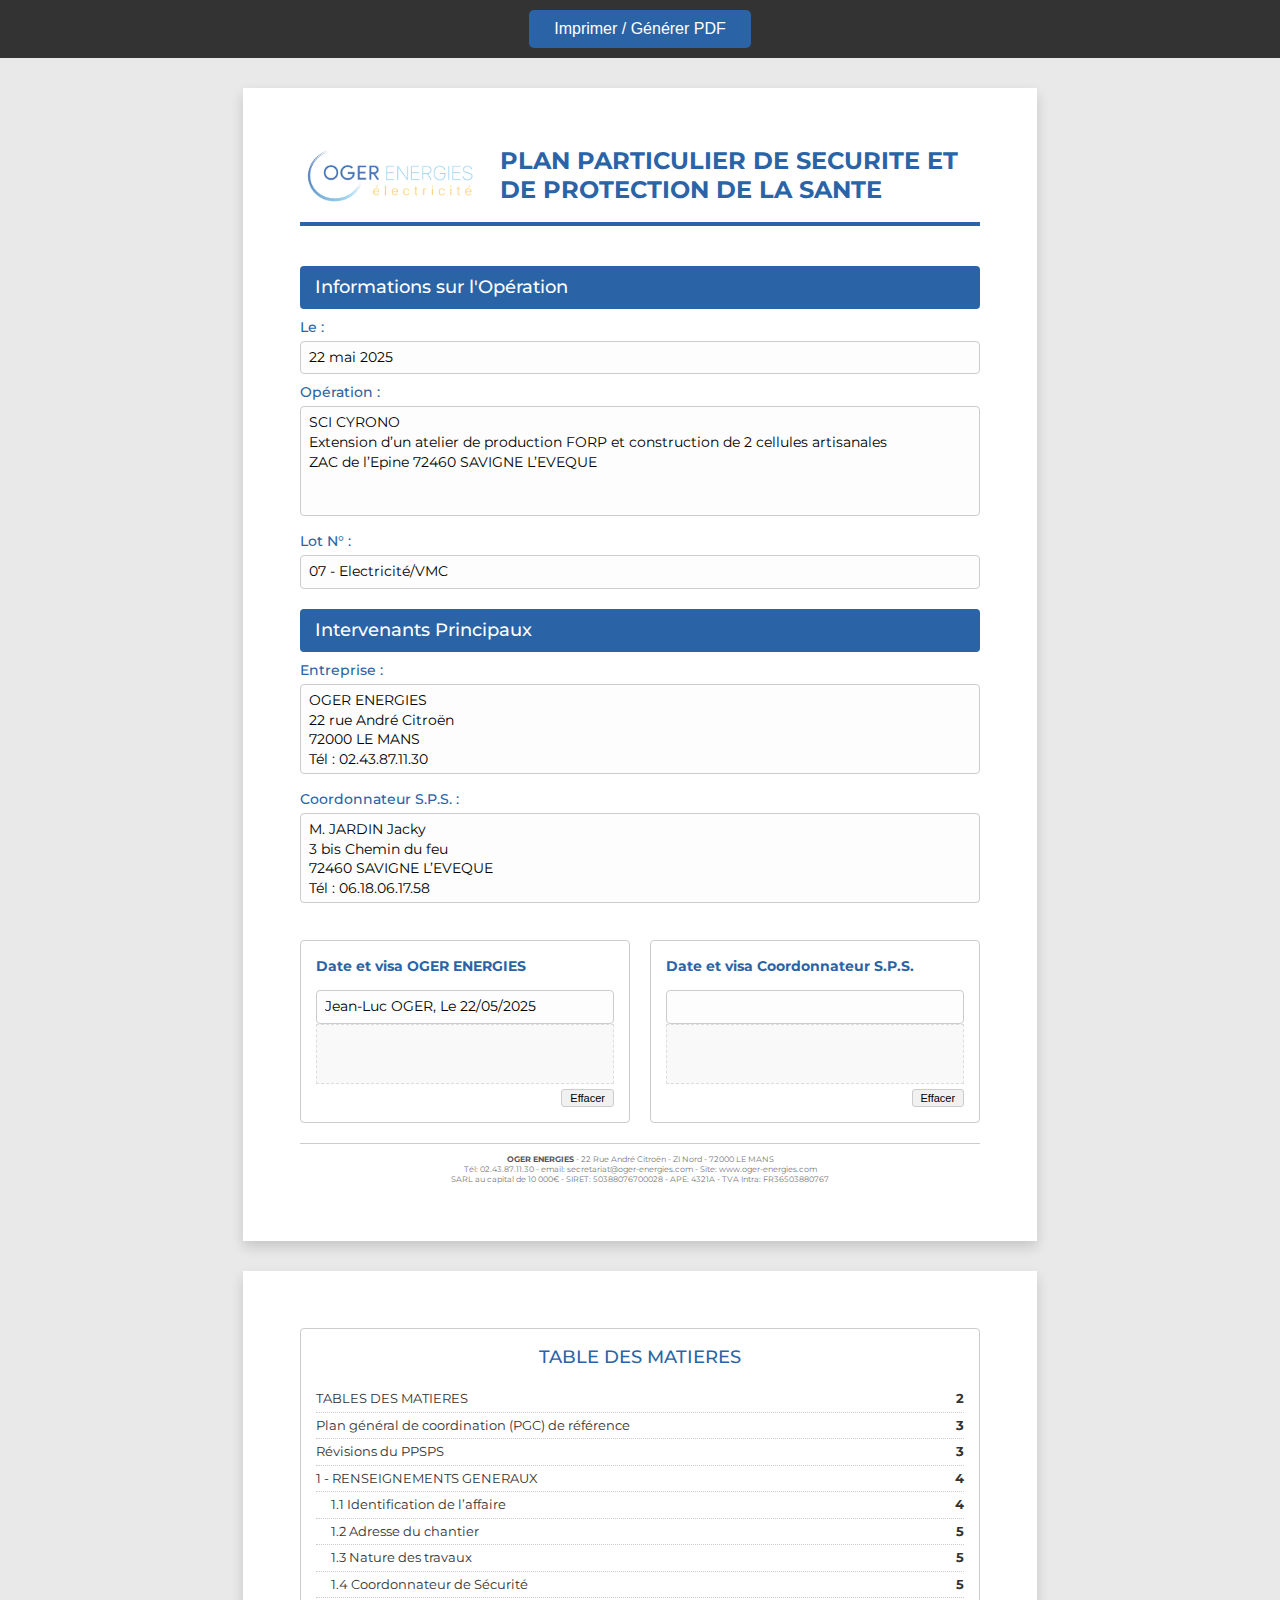
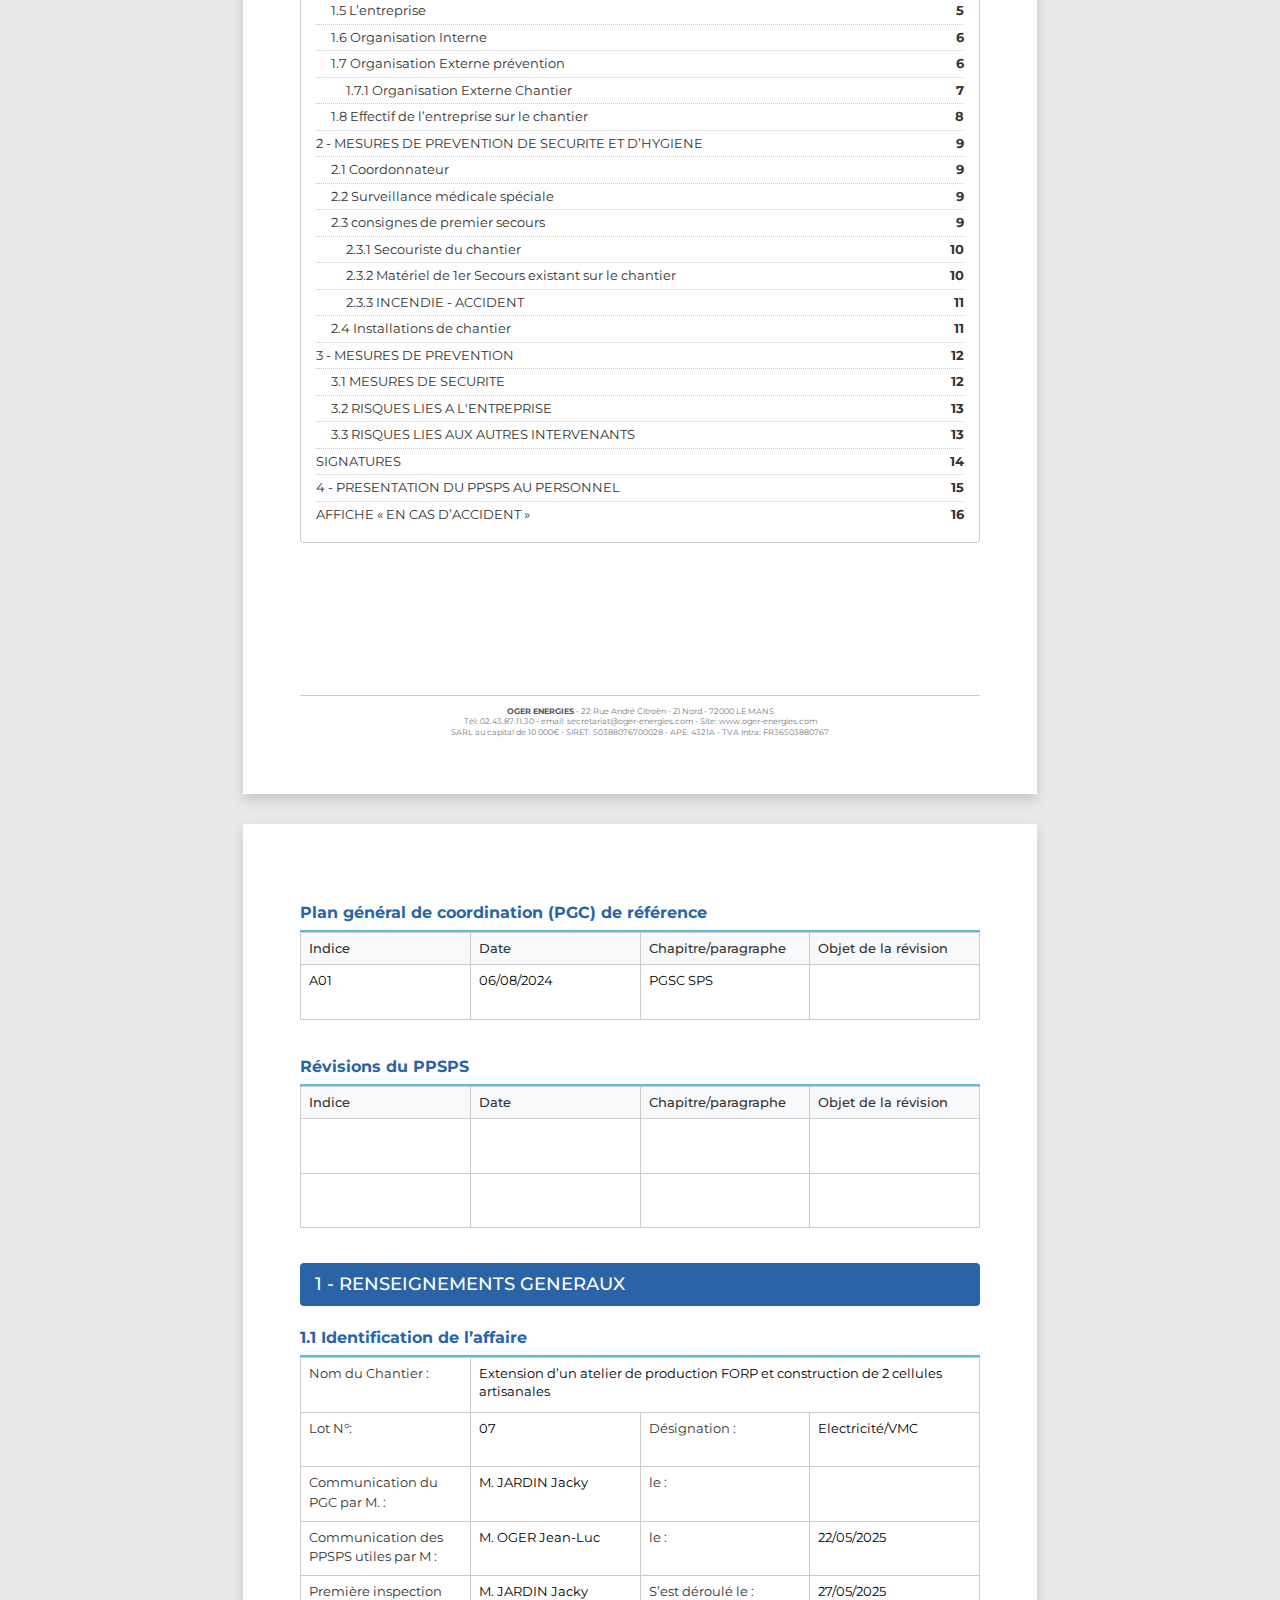
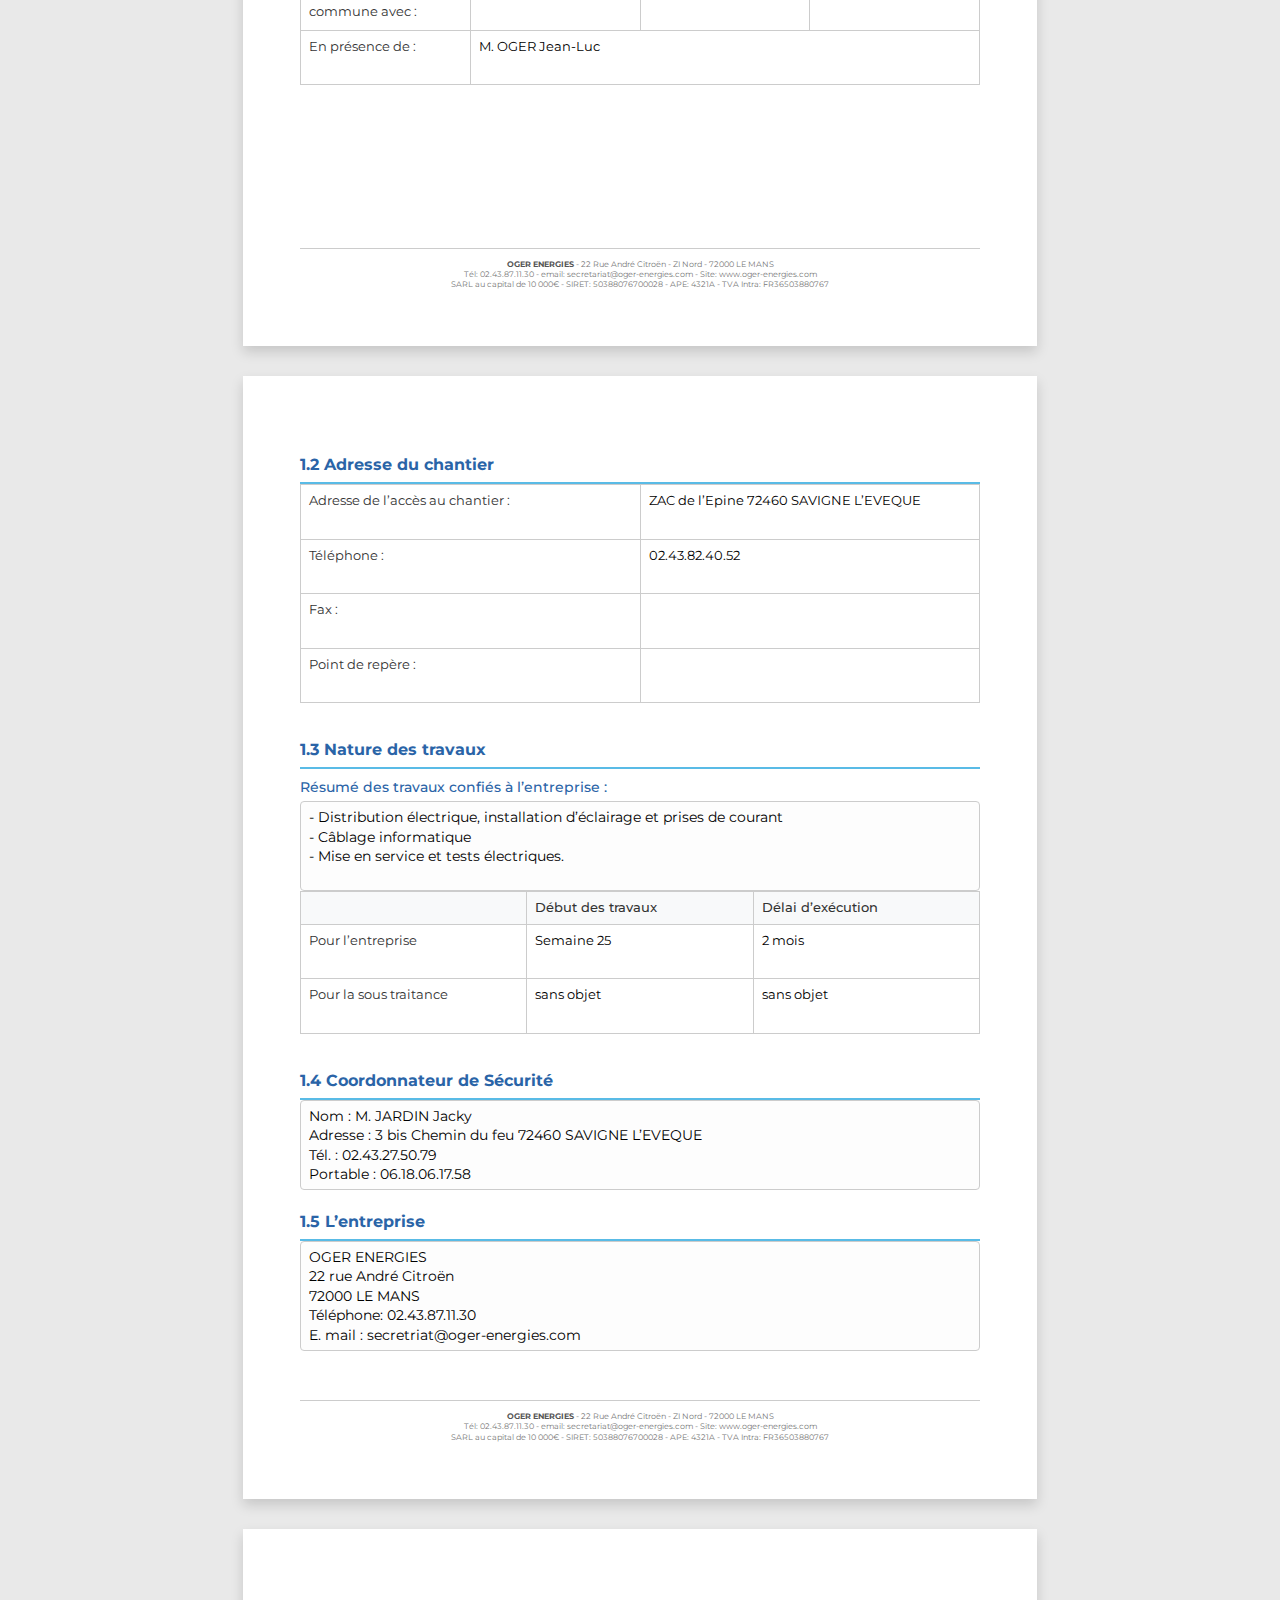
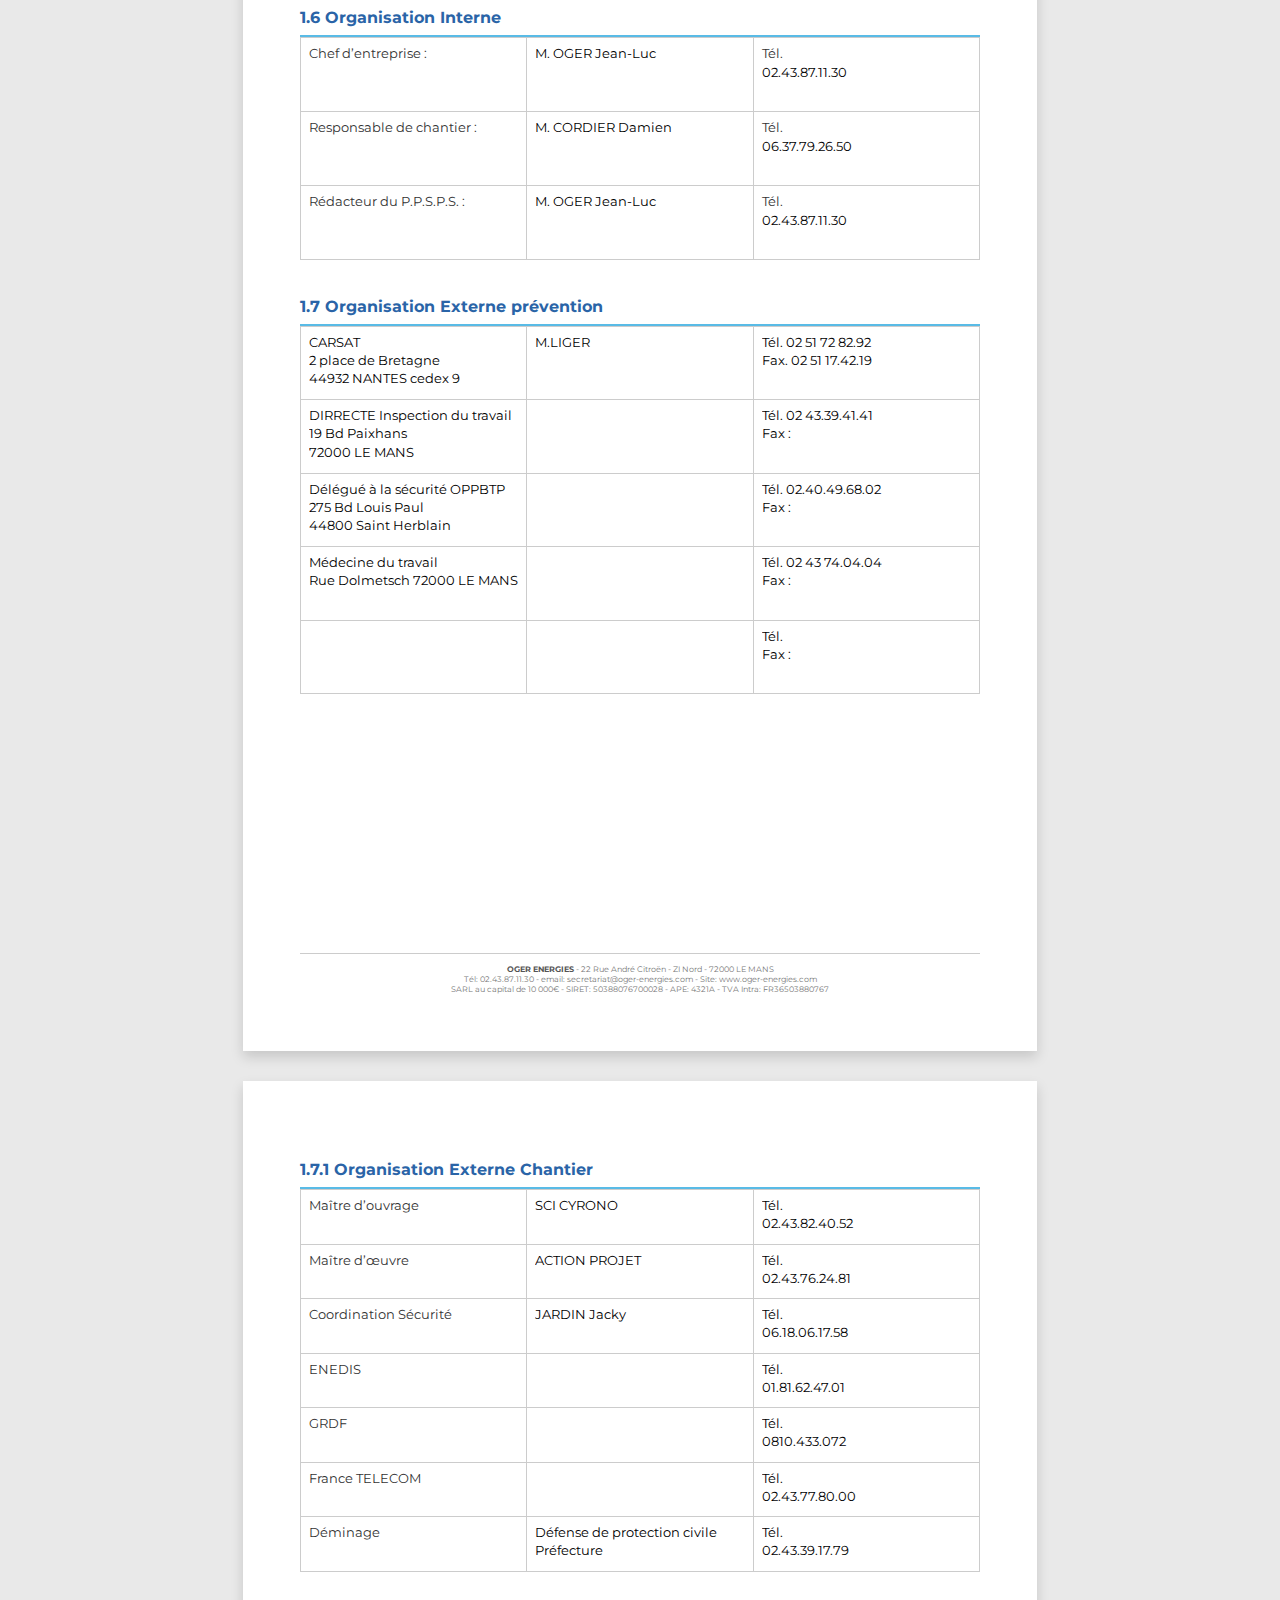
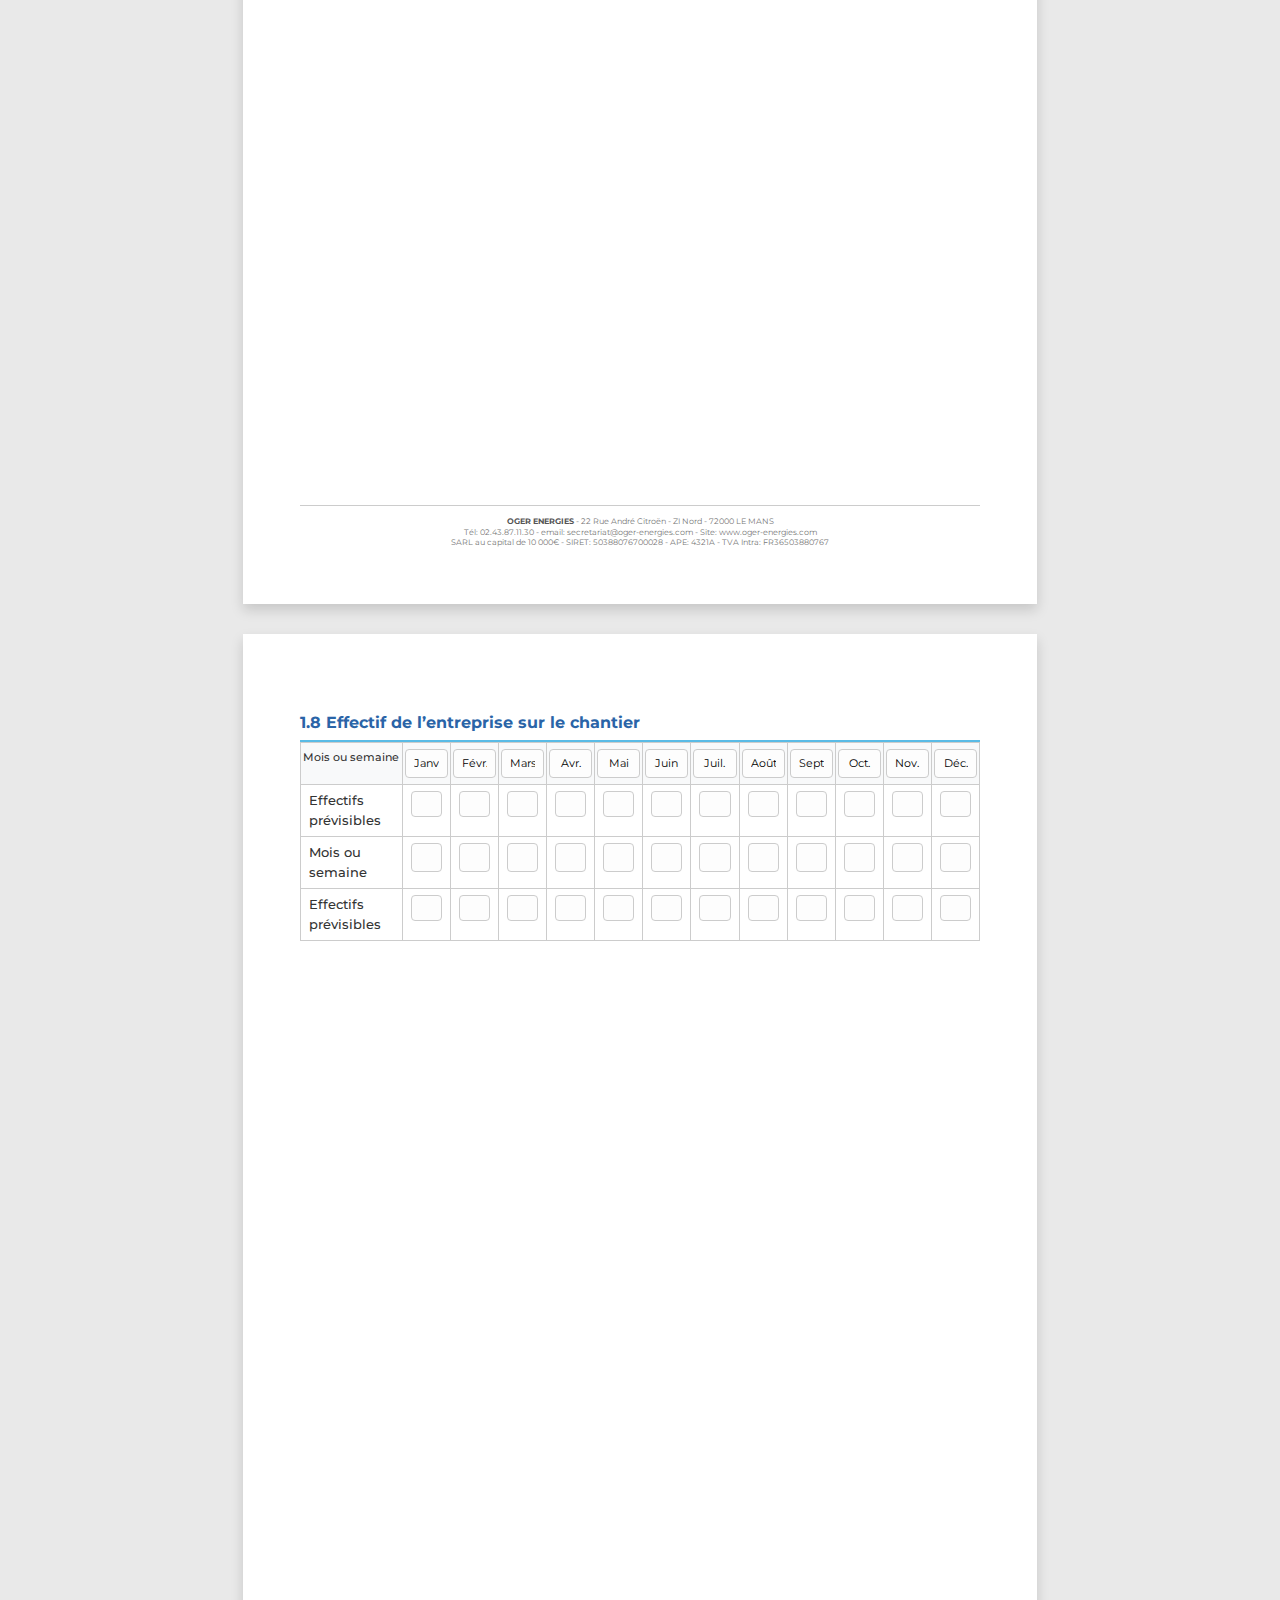
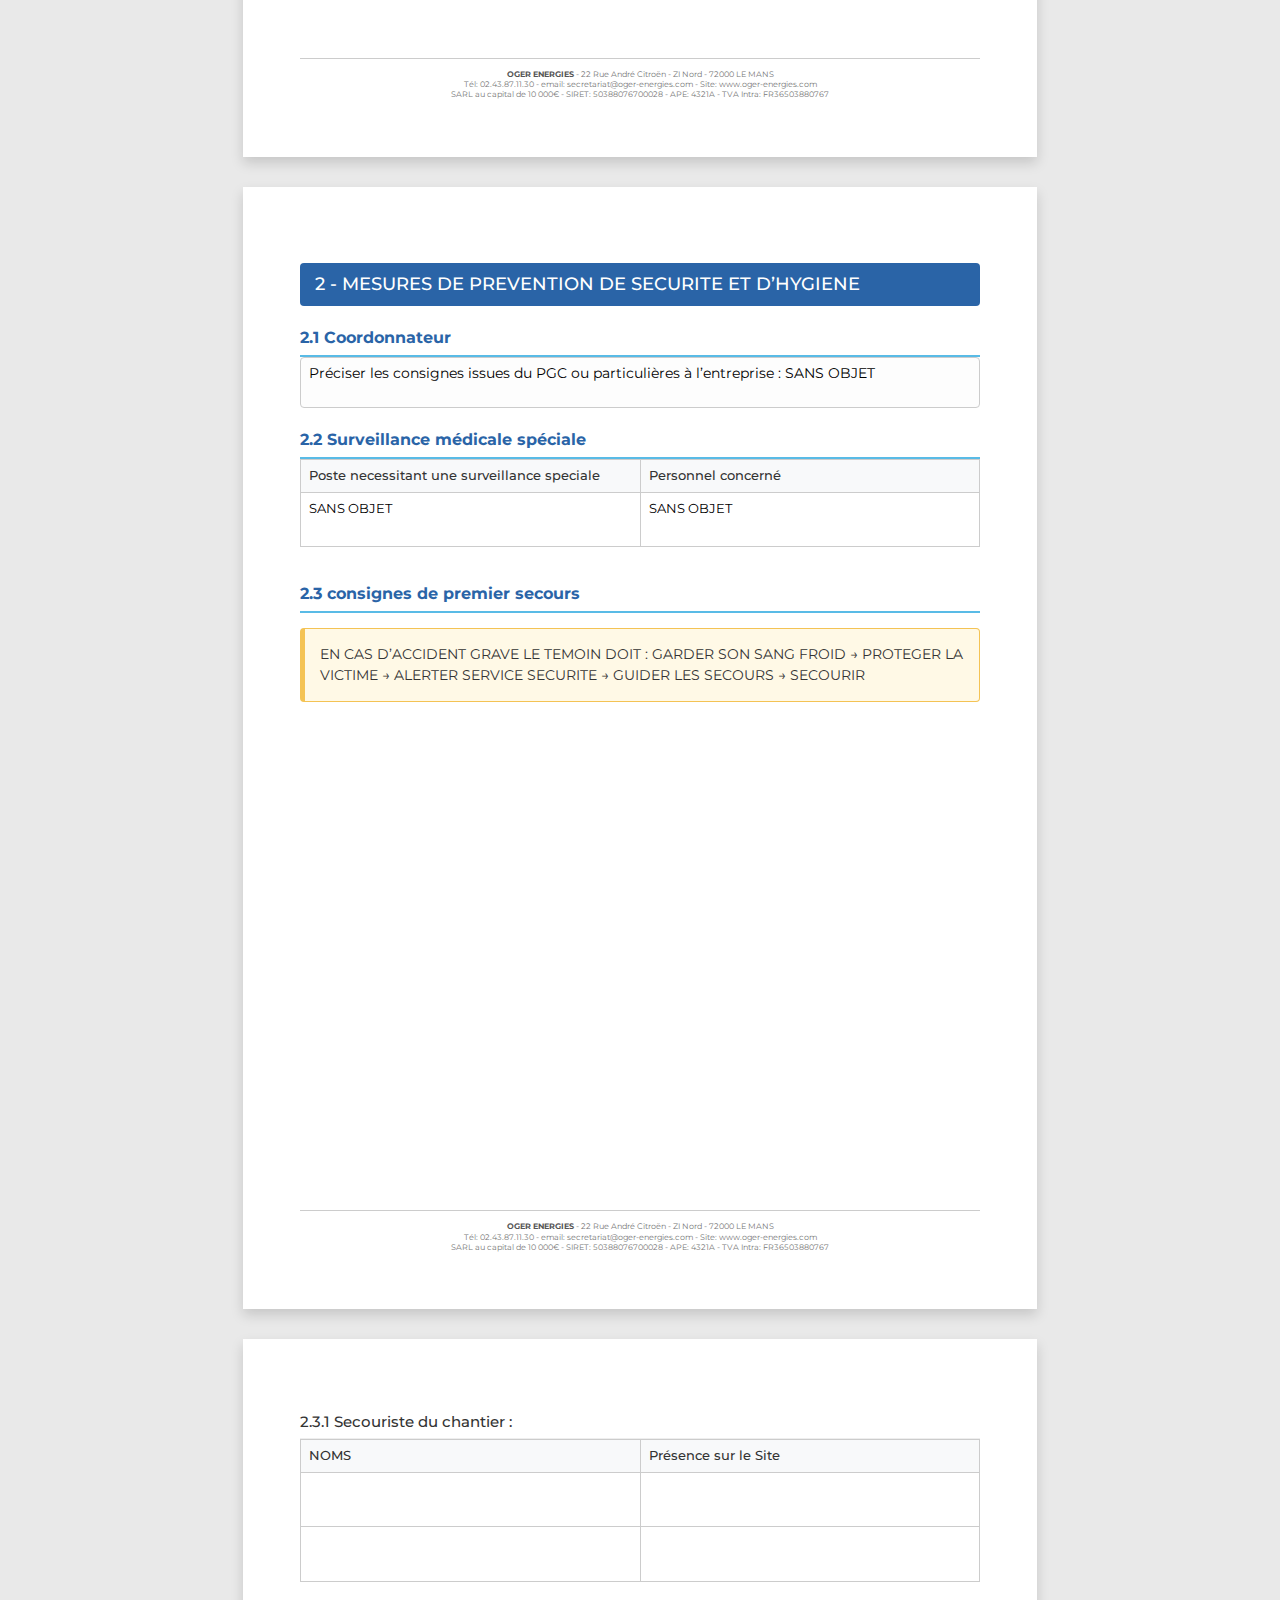
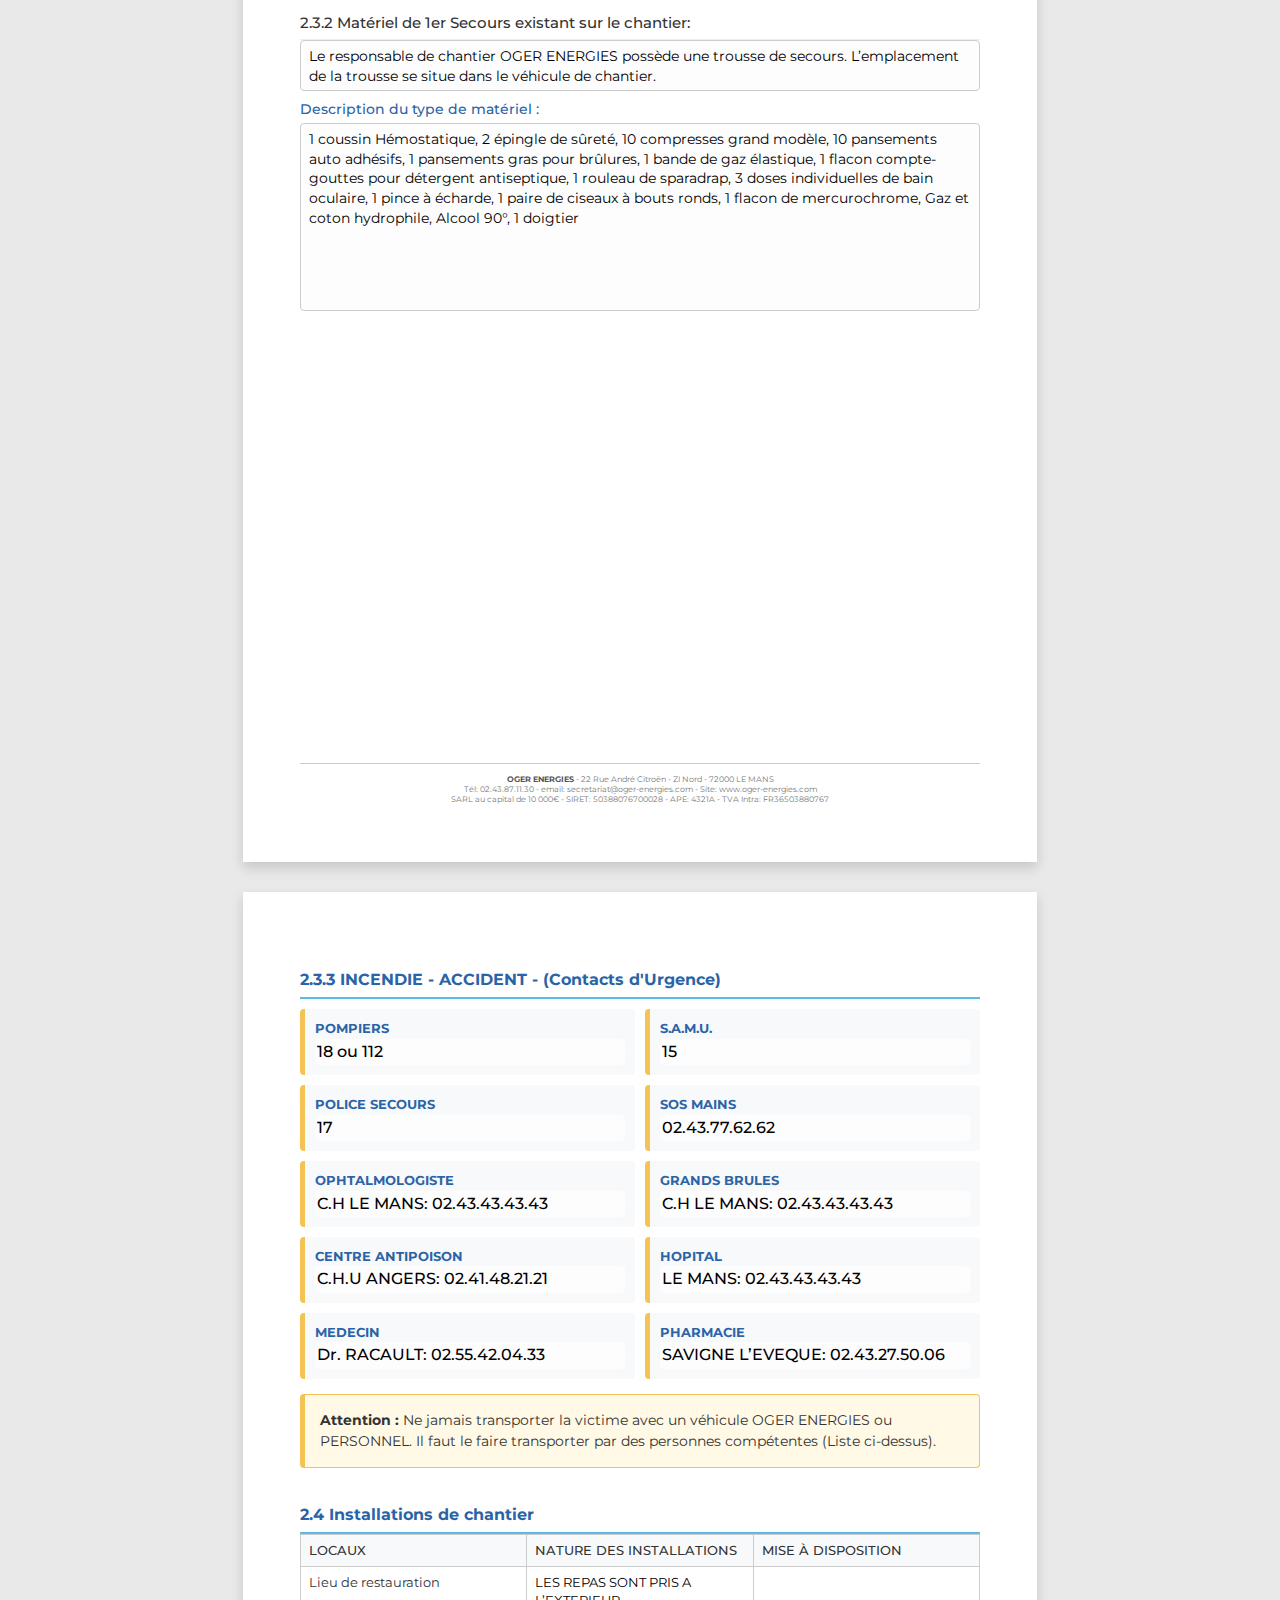
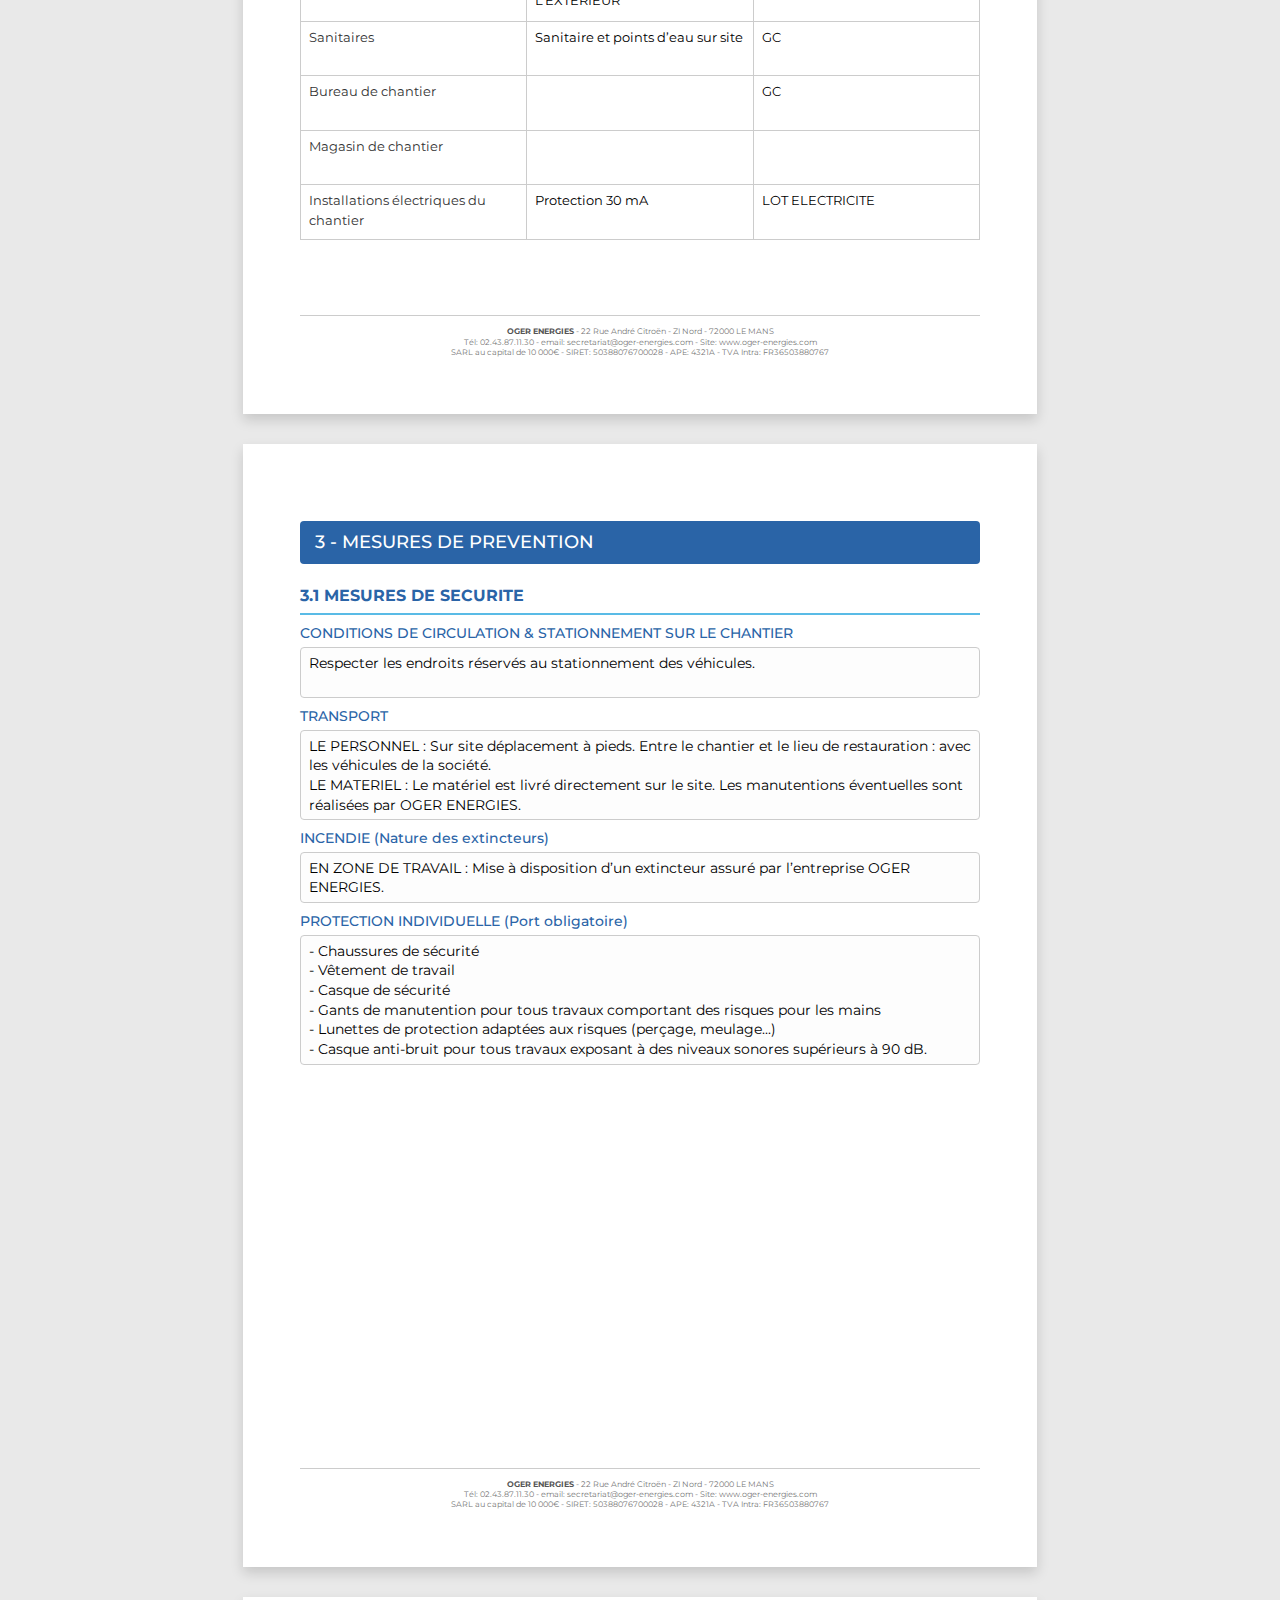
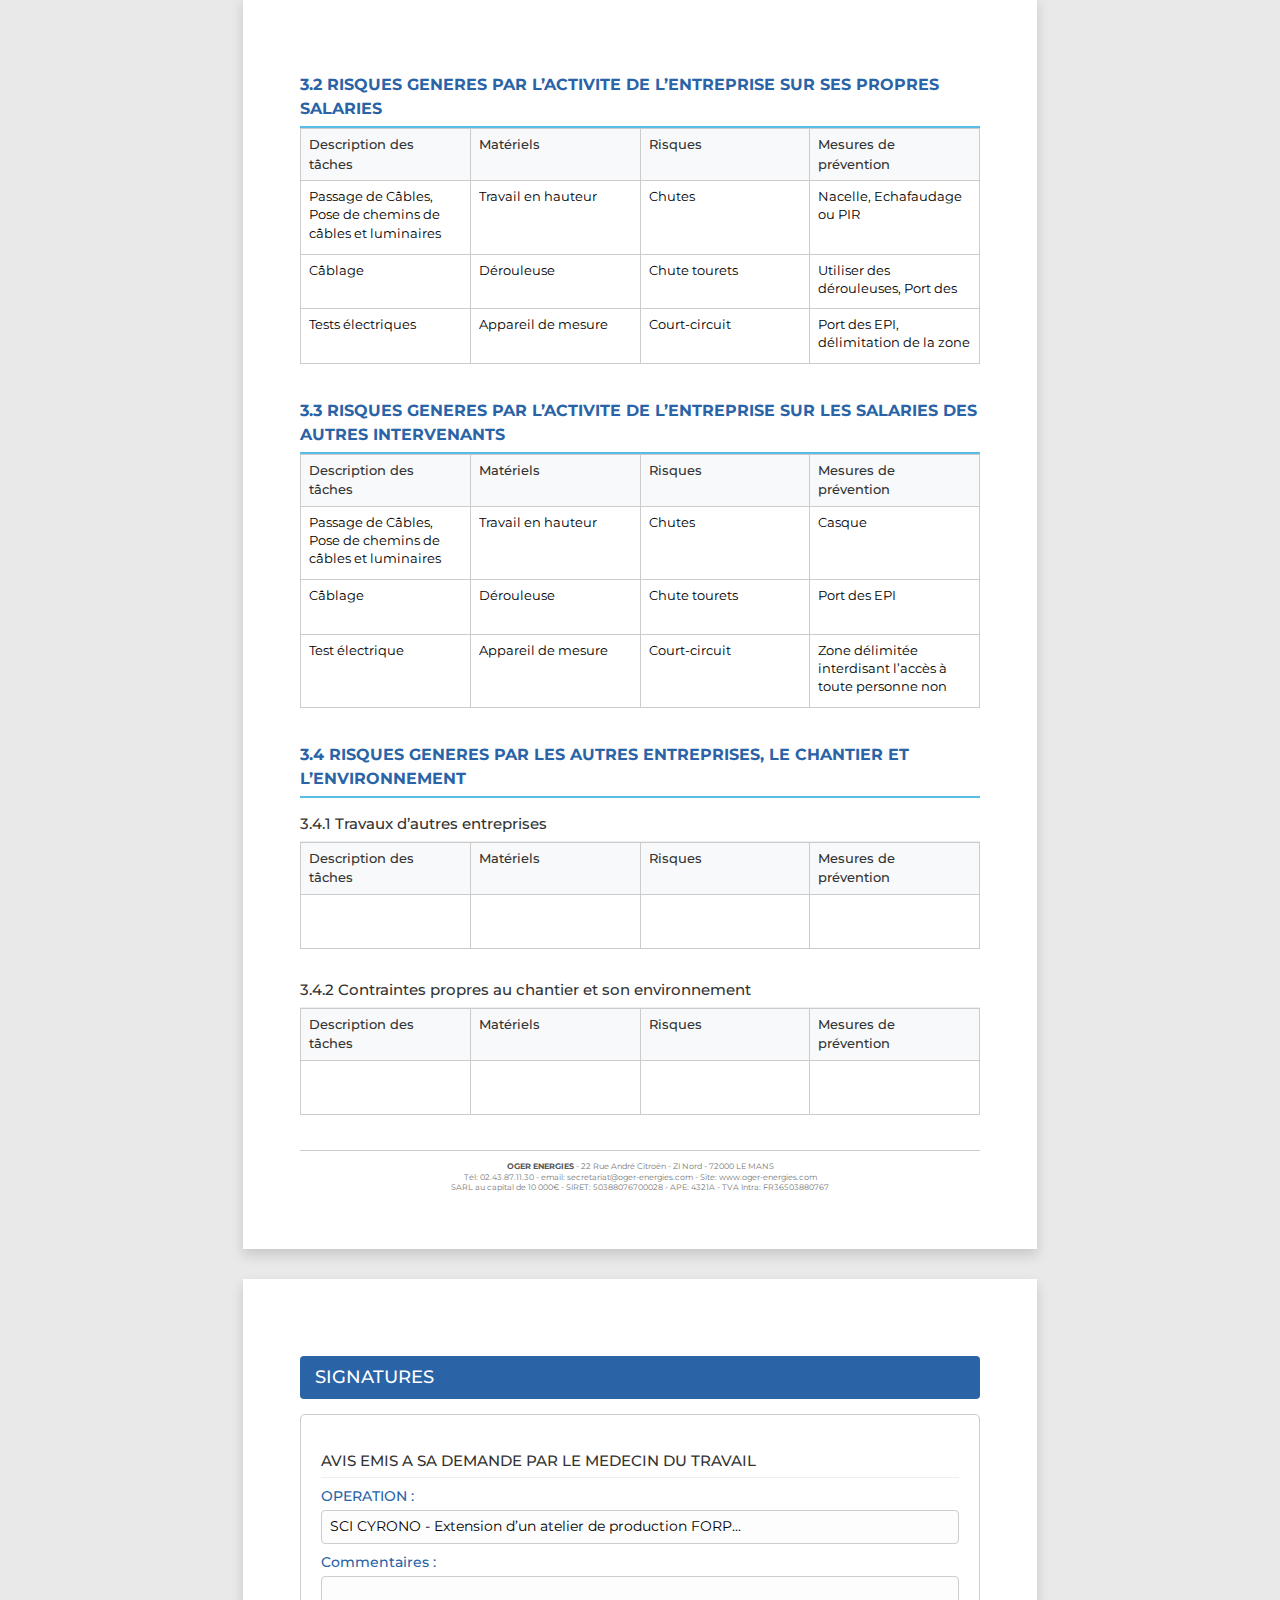
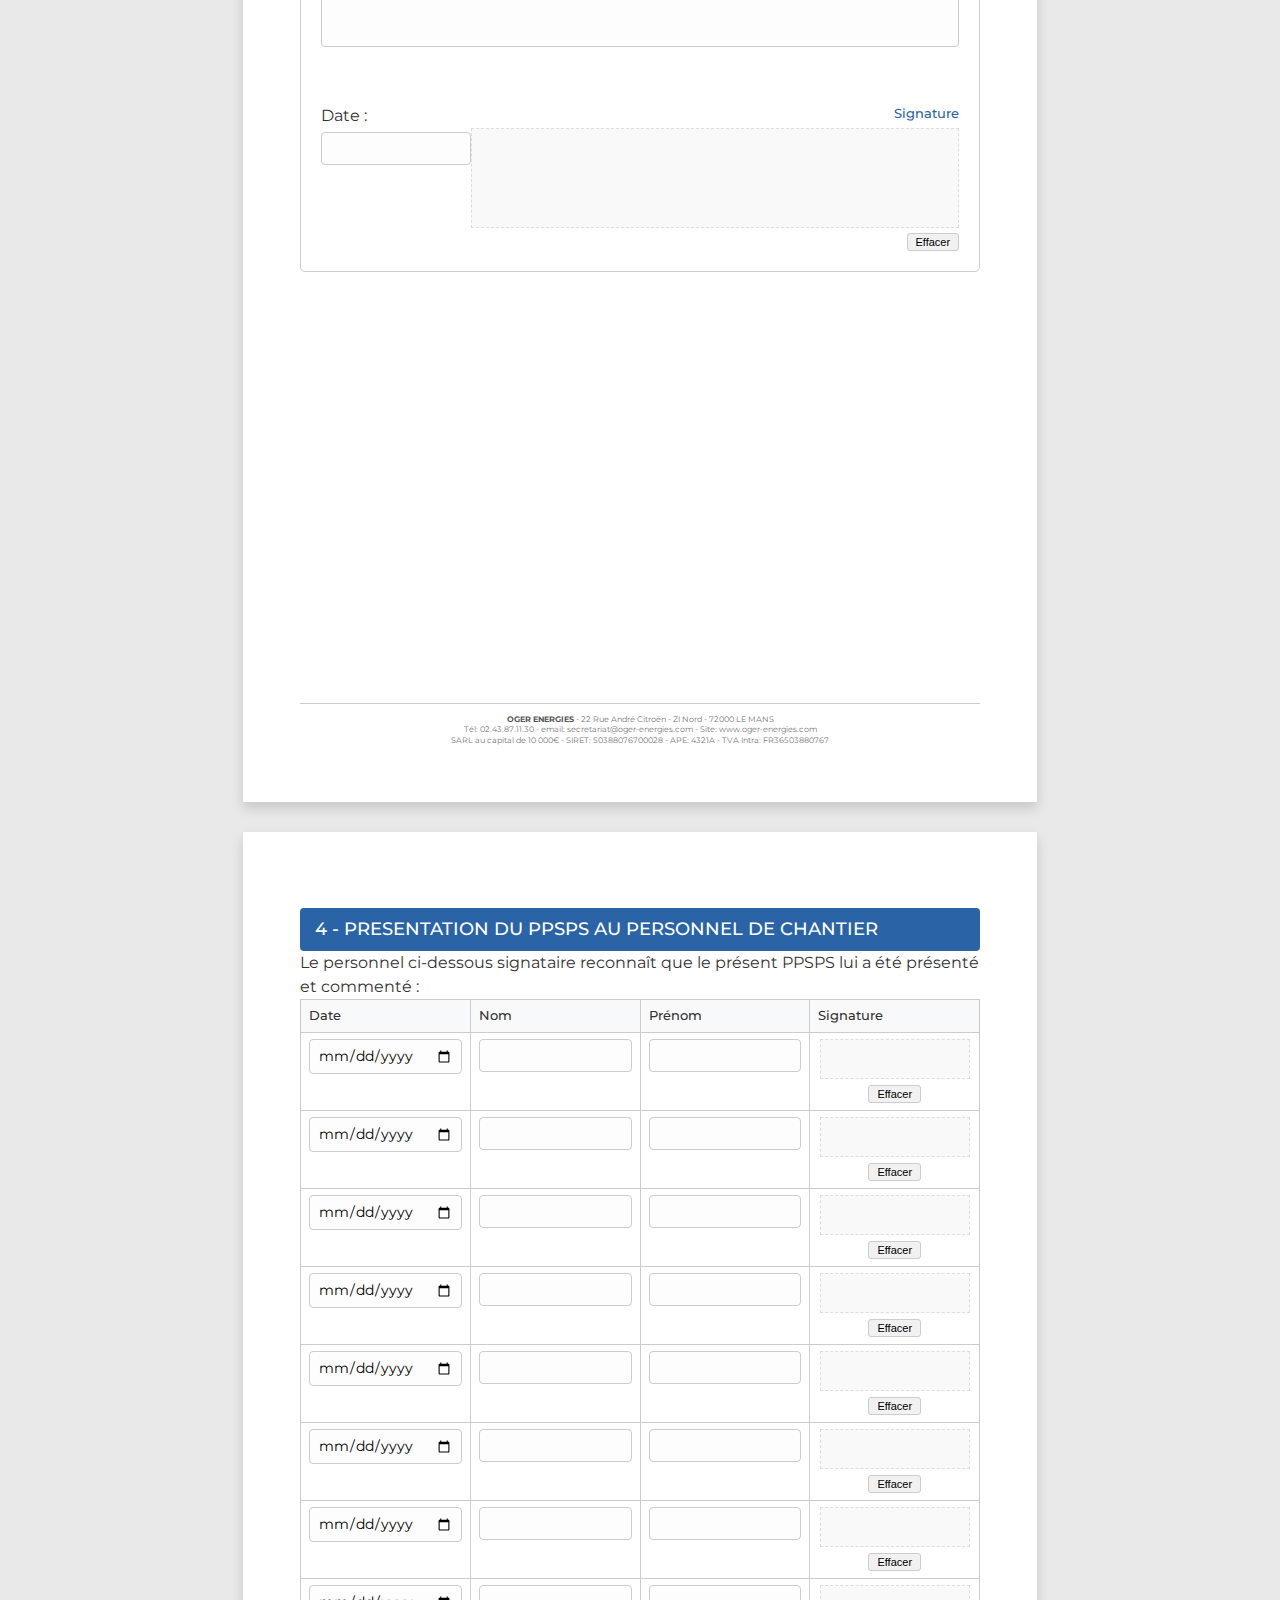
<file: ppsps/ppsps.html>
<!DOCTYPE html>
<html lang="fr">
<head>
    <meta charset="UTF-8">
    <meta name="viewport" content="width=device-width, initial-scale=1.0">
    <title>PPSPS Final Modifiable - OGER ENERGIES</title>
    <link rel="stylesheet" href="style.css">
    <link href="https://fonts.googleapis.com/css2?family=Montserrat:wght@400;500;700&display=swap" rel="stylesheet">
</head>
<body>

    <div class="actions-container">
        <button id="print-button">Imprimer / Générer PDF</button>
    </div>

    <!-- PAGE 1: Page de Garde -->
    <div class="page cover-page">
        <div class="page-content">
            <header class="page-header">
                <img src="../assets/OGNRJLOGO.png" alt="Logo OGER ENERGIES" class="logo">
                <h1>PLAN PARTICULIER DE SECURITE ET DE PROTECTION DE LA SANTE</h1>
            </header>

            <main class="cover-grid">
                <section class="cover-details">
                    <h2>Informations sur l'Opération</h2>
                    <div class="meta-item"><label>Le :</label><input type="text" value="22 mai 2025"></div>
                    <div class="meta-item"><label>Opération :</label><textarea rows="5">SCI CYRONO 
Extension d’un atelier de production FORP et construction de 2 cellules artisanales
ZAC de l’Epine 72460 SAVIGNE L’EVEQUE</textarea></div>
                    <div class="meta-item"><label>Lot N° :</label><input type="text" value="07 - Electricité/VMC"></div>
                </section>
                <section class="cover-contacts">
                    <h2>Intervenants Principaux</h2>
                    <div class="meta-item"><label>Entreprise :</label><textarea rows="4">OGER ENERGIES
22 rue André Citroën
72000 LE MANS
Tél : 02.43.87.11.30</textarea></div>
                    <div class="meta-item"><label>Coordonnateur S.P.S. :</label><textarea rows="4">M. JARDIN Jacky
3 bis Chemin du feu
72460 SAVIGNE L’EVEQUE
Tél : 06.18.06.17.58</textarea></div>
                </section>
            </main>

            <div class="signatures-header">
                <div class="signature-box"><label>Date et visa OGER ENERGIES</label><input type="text" value="Jean-Luc OGER, Le 22/05/2025"><div class="signature-pad"><canvas id="signature-canvas-oger" class="signature-canvas" style="height: 60px;"></canvas><button type="button" class="clear-signature-btn" data-canvas-id="signature-canvas-oger">Effacer</button></div></div>
                <div class="signature-box"><label>Date et visa Coordonnateur S.P.S.</label><input type="text"><div class="signature-pad"><canvas id="signature-canvas-sps" class="signature-canvas" style="height: 60px;"></canvas><button type="button" class="clear-signature-btn" data-canvas-id="signature-canvas-sps">Effacer</button></div></div>
            </div>
        </div>
        <footer class="page-footer">
            <p><b>OGER ENERGIES</b> - 22 Rue André Citroën - ZI Nord - 72000 LE MANS<br>Tél: 02.43.87.11.30 - email: secretariat@oger-energies.com - Site: www.oger-energies.com<br>SARL au capital de 10 000€ - SIRET: 50388076700028 - APE: 4321A - TVA Intra: FR36503880767</p>
        </footer>
    </div>

    <!-- PAGE 2: Sommaire -->
    <div class="page">
        <div class="page-content">
            <div class="toc">
                <h2>TABLE DES MATIERES</h2>
                <ul class="toc-list">
                    <li><span>TABLES DES MATIERES</span><span>2</span></li>
                    <li><span>Plan général de coordination (PGC) de référence</span><span>3</span></li>
                    <li><span>Révisions du PPSPS</span><span>3</span></li>
                    <li><span>1 - RENSEIGNEMENTS GENERAUX</span><span>4</span></li>
                    <li class="sub-item"><span>1.1 Identification de l’affaire</span><span>4</span></li>
                    <li class="sub-item"><span>1.2 Adresse du chantier</span><span>5</span></li>
                    <li class="sub-item"><span>1.3 Nature des travaux</span><span>5</span></li>
                    <li class="sub-item"><span>1.4 Coordonnateur de Sécurité</span><span>5</span></li>
                    <li class="sub-item"><span>1.5 L’entreprise</span><span>5</span></li>
                    <li class="sub-item"><span>1.6 Organisation Interne</span><span>6</span></li>
                    <li class="sub-item"><span>1.7 Organisation Externe prévention</span><span>6</span></li>
                    <li class="sub-item-level2"><span>1.7.1 Organisation Externe Chantier</span><span>7</span></li>
                    <li class="sub-item"><span>1.8 Effectif de l’entreprise sur le chantier</span><span>8</span></li>
                    <li><span>2 - MESURES DE PREVENTION DE SECURITE ET D’HYGIENE</span><span>9</span></li>
                    <li class="sub-item"><span>2.1 Coordonnateur</span><span>9</span></li>
                    <li class="sub-item"><span>2.2 Surveillance médicale spéciale</span><span>9</span></li>
                    <li class="sub-item"><span>2.3 consignes de premier secours</span><span>9</span></li>
                    <li class="sub-item-level2"><span>2.3.1 Secouriste du chantier</span><span>10</span></li>
                    <li class="sub-item-level2"><span>2.3.2 Matériel de 1er Secours existant sur le chantier</span><span>10</span></li>
                    <li class="sub-item-level2"><span>2.3.3 INCENDIE - ACCIDENT</span><span>11</span></li>
                    <li class="sub-item"><span>2.4 Installations de chantier</span><span>11</span></li>
                    <li><span>3 - MESURES DE PREVENTION</span><span>12</span></li>
                    <li class="sub-item"><span>3.1 MESURES DE SECURITE</span><span>12</span></li>
                    <li class="sub-item"><span>3.2 RISQUES LIES A L'ENTREPRISE</span><span>13</span></li>
                    <li class="sub-item"><span>3.3 RISQUES LIES AUX AUTRES INTERVENANTS</span><span>13</span></li>
                    <li><span>SIGNATURES</span><span>14</span></li>
                    <li><span>4 - PRESENTATION DU PPSPS AU PERSONNEL</span><span>15</span></li>
                    <li><span>AFFICHE « EN CAS D’ACCIDENT »</span><span>16</span></li>
                </ul>
            </div>
        </div>
        <footer class="page-footer">
            <p><b>OGER ENERGIES</b> - 22 Rue André Citroën - ZI Nord - 72000 LE MANS<br>Tél: 02.43.87.11.30 - email: secretariat@oger-energies.com - Site: www.oger-energies.com<br>SARL au capital de 10 000€ - SIRET: 50388076700028 - APE: 4321A - TVA Intra: FR36503880767</p>
        </footer>
    </div>
    
    <!-- PAGE 3: Révisions et Renseignements Généraux -->
    <div class="page">
        <div class="page-content">
            <h3>Plan général de coordination (PGC) de référence</h3>
            <table><thead><tr><th>Indice</th><th>Date</th><th>Chapitre/paragraphe</th><th>Objet de la révision</th></tr></thead><tbody><tr><td><textarea>A01</textarea></td><td><textarea>06/08/2024</textarea></td><td><textarea>PGSC SPS</textarea></td><td><textarea></textarea></td></tr></tbody></table>
            <h3>Révisions du PPSPS</h3>
            <table><thead><tr><th>Indice</th><th>Date</th><th>Chapitre/paragraphe</th><th>Objet de la révision</th></tr></thead><tbody><tr><td><textarea></textarea></td><td><textarea></textarea></td><td><textarea></textarea></td><td><textarea></textarea></td></tr><tr><td><textarea></textarea></td><td><textarea></textarea></td><td><textarea></textarea></td><td><textarea></textarea></td></tr></tbody></table>
            <h2 class="section-title">1 - RENSEIGNEMENTS GENERAUX</h2>
            <h3>1.1 Identification de l’affaire</h3>
            <table><tr><td>Nom du Chantier :</td><td colspan="3"><textarea rows="2">Extension d’un atelier de production FORP et construction de 2 cellules artisanales</textarea></td></tr><tr><td>Lot N°:</td><td><textarea>07</textarea></td><td>Désignation :</td><td><textarea>Electricité/VMC</textarea></td></tr><tr><td>Communication du PGC par M. :</td><td><textarea>M. JARDIN Jacky</textarea></td><td>le :</td><td><textarea></textarea></td></tr><tr><td>Communication des PPSPS utiles par M :</td><td><textarea>M. OGER Jean-Luc</textarea></td><td>le :</td><td><textarea>22/05/2025</textarea></td></tr><tr><td>Première inspection commune avec :</td><td><textarea>M. JARDIN Jacky</textarea></td><td>S’est déroulé le :</td><td><textarea>27/05/2025</textarea></td></tr><tr><td>En présence de :</td><td colspan="3"><textarea>M. OGER Jean-Luc</textarea></td></tr></table>
        </div>
        <footer class="page-footer">
            <p><b>OGER ENERGIES</b> - 22 Rue André Citroën - ZI Nord - 72000 LE MANS<br>Tél: 02.43.87.11.30 - email: secretariat@oger-energies.com - Site: www.oger-energies.com<br>SARL au capital de 10 000€ - SIRET: 50388076700028 - APE: 4321A - TVA Intra: FR36503880767</p>
        </footer>
    </div>
    
    <!-- PAGE 4: Suite Renseignements Généraux -->
    <div class="page">
        <div class="page-content">
            <h3>1.2 Adresse du chantier</h3>
            <table><tr><td>Adresse de l’accès au chantier :</td><td><textarea>ZAC de l’Epine 72460 SAVIGNE L’EVEQUE</textarea></td></tr><tr><td>Téléphone :</td><td><textarea>02.43.82.40.52</textarea></td></tr><tr><td>Fax :</td><td><textarea></textarea></td></tr><tr><td>Point de repère :</td><td><textarea></textarea></td></tr></table>
            <h3>1.3 Nature des travaux</h3>
            <label>Résumé des travaux confiés à l’entreprise :</label><textarea rows="4">- Distribution électrique, installation d’éclairage et prises de courant
- Câblage informatique
- Mise en service et tests électriques.</textarea>
            <table><thead><th></th><th>Début des travaux</th><th>Délai d’exécution</th></thead><tbody><tr><td>Pour l’entreprise</td><td><textarea>Semaine 25</textarea></td><td><textarea>2 mois</textarea></td></tr><tr><td>Pour la sous traitance</td><td><textarea>sans objet</textarea></td><td><textarea>sans objet</textarea></td></tr></tbody></table>
            <h3>1.4 Coordonnateur de Sécurité</h3>
            <textarea rows="4">Nom : M. JARDIN Jacky
Adresse : 3 bis Chemin du feu 72460 SAVIGNE L’EVEQUE
Tél. : 02.43.27.50.79
Portable : 06.18.06.17.58</textarea>
            <h3>1.5 L’entreprise</h3>
            <textarea rows="5">OGER ENERGIES
22 rue André Citroën
72000 LE MANS
Téléphone: 02.43.87.11.30
E. mail : secretriat@oger-energies.com</textarea>
        </div>
        <footer class="page-footer">
            <p><b>OGER ENERGIES</b> - 22 Rue André Citroën - ZI Nord - 72000 LE MANS<br>Tél: 02.43.87.11.30 - email: secretariat@oger-energies.com - Site: www.oger-energies.com<br>SARL au capital de 10 000€ - SIRET: 50388076700028 - APE: 4321A - TVA Intra: FR36503880767</p>
        </footer>
    </div>

    <!-- PAGE 5: Suite Renseignements Généraux -->
    <div class="page">
        <div class="page-content">
            <h3>1.6 Organisation Interne</h3>
            <table>
                <tbody>
                    <tr><td>Chef d’entreprise :</td><td><textarea>M. OGER Jean-Luc</textarea></td><td>Tél. <textarea>02.43.87.11.30</textarea></td></tr>
                    <tr><td>Responsable de chantier :</td><td><textarea>M. CORDIER Damien</textarea></td><td>Tél. <textarea>06.37.79.26.50</textarea></td></tr>
                    <tr><td>Rédacteur du P.P.S.P.S. :</td><td><textarea>M. OGER Jean-Luc</textarea></td><td>Tél. <textarea>02.43.87.11.30</textarea></td></tr>
                </tbody>
            </table>
            
            <h3>1.7 Organisation Externe prévention</h3>
            <table>
                <tbody>
                    <tr>
                        <td><textarea rows="3">CARSAT
2 place de Bretagne
44932 NANTES cedex 9</textarea></td>
                        <td><textarea rows="3">M.LIGER</textarea></td>
                        <td><textarea rows="2">Tél. 02 51 72 82.92
Fax. 02 51 17.42.19</textarea></td>
                    </tr>
                    <tr>
                        <td><textarea rows="3">DIRRECTE Inspection du travail
19 Bd Paixhans
72000 LE MANS</textarea></td>
                        <td><textarea rows="3"></textarea></td>
                        <td><textarea rows="2">Tél. 02 43.39.41.41
Fax :</textarea></td>
                    </tr>
                    <tr>
                        <td><textarea rows="3">Délégué à la sécurité OPPBTP
275 Bd Louis Paul
44800 Saint Herblain</textarea></td>
                        <td><textarea rows="3"></textarea></td>
                        <td><textarea rows="2">Tél. 02.40.49.68.02
Fax :</textarea></td>
                    </tr>
                    <tr>
                        <td><textarea rows="3">Médecine du travail
Rue Dolmetsch 72000 LE MANS</textarea></td>
                        <td><textarea rows="3"></textarea></td>
                        <td><textarea rows="2">Tél. 02 43 74.04.04
Fax :</textarea></td>
                    </tr>
                    <tr>
                        <td><textarea rows="3"></textarea></td>
                        <td><textarea rows="3"></textarea></td>
                        <td><textarea rows="2">Tél.
Fax :</textarea></td>
                    </tr>
                </tbody>
            </table>
        </div>
        <footer class="page-footer">
            <p><b>OGER ENERGIES</b> - 22 Rue André Citroën - ZI Nord - 72000 LE MANS<br>Tél: 02.43.87.11.30 - email: secretariat@oger-energies.com - Site: www.oger-energies.com<br>SARL au capital de 10 000€ - SIRET: 50388076700028 - APE: 4321A - TVA Intra: FR36503880767</p>
        </footer>
    </div>

    <!-- PAGE 6 DÉDIÉE À LA SECTION 1.7.1 -->
    <div class="page">
        <div class="page-content">
            <h3>1.7.1 Organisation Externe Chantier</h3>
            <table>
                <tbody>
                    <tr>
                        <td>Maître d’ouvrage</td>
                        <td><textarea>SCI CYRONO</textarea></td>
                        <td><textarea>Tél.
02.43.82.40.52</textarea></td>
                    </tr>
                    <tr>
                        <td>Maître d’œuvre</td>
                        <td><textarea>ACTION PROJET</textarea></td>
                        <td><textarea>Tél.
02.43.76.24.81</textarea></td>
                    </tr>
                    <tr>
                        <td>Coordination Sécurité</td>
                        <td><textarea>JARDIN Jacky</textarea></td>
                        <td><textarea>Tél.
06.18.06.17.58</textarea></td>
                    </tr>
                    <tr>
                        <td>ENEDIS</td>
                        <td><textarea></textarea></td>
                        <td><textarea>Tél.
01.81.62.47.01</textarea></td>
                    </tr>
                    <tr>
                        <td>GRDF</td>
                        <td><textarea></textarea></td>
                        <td><textarea>Tél.
0810.433.072</textarea></td>
                    </tr>
                    <tr>
                        <td>France TELECOM</td>
                        <td><textarea></textarea></td>
                        <td><textarea>Tél.
02.43.77.80.00</textarea></td>
                    </tr>
                    <tr>
                        <td>Déminage</td>
                        <td><textarea>Défense de protection civile Préfecture</textarea></td>
                        <td><textarea>Tél.
02.43.39.17.79</textarea></td>
                    </tr>
                </tbody>
            </table>
        </div>
        <footer class="page-footer">
            <p><b>OGER ENERGIES</b> - 22 Rue André Citroën - ZI Nord - 72000 LE MANS<br>Tél: 02.43.87.11.30 - email: secretariat@oger-energies.com - Site: www.oger-energies.com<br>SARL au capital de 10 000€ - SIRET: 50388076700028 - APE: 4321A - TVA Intra: FR36503880767</p>
        </footer>
    </div>
    
    <!-- PAGE 7: Effectifs (Page dédiée) -->
    <div class="page">
        <div class="page-content">
            <h3>1.8 Effectif de l’entreprise sur le chantier</h3>
            <table class="effectifs-table">
                <thead>
                    <tr>
                        <th style="width: 15%;">Mois ou semaine</th>
                        <!-- MODIFICATION : Les mois sont maintenant des inputs pré-remplis avec les abréviations -->
                        <th><input type="text" value="Janv."></th>
                        <th><input type="text" value="Févr."></th>
                        <th><input type="text" value="Mars"></th>
                        <th><input type="text" value="Avr."></th>
                        <th><input type="text" value="Mai"></th>
                        <th><input type="text" value="Juin"></th>
                        <th><input type="text" value="Juil."></th>
                        <th><input type="text" value="Août"></th>
                        <th><input type="text" value="Sept."></th>
                        <th><input type="text" value="Oct."></th>
                        <th><input type="text" value="Nov."></th>
                        <th><input type="text" value="Déc."></th>
                    </tr>
                </thead>
                <tbody>
                    <tr>
                        <td>Effectifs prévisibles</td>
                        <td><input type="number"></td>
                        <td><input type="number"></td>
                        <td><input type="number"></td>
                        <td><input type="number"></td>
                        <td><input type="number"></td>
                        <td><input type="number"></td>
                        <td><input type="number"></td>
                        <td><input type="number"></td>
                        <td><input type="number"></td>
                        <td><input type="number"></td>
                        <td><input type="number"></td>
                        <td><input type="number"></td>
                    </tr>
                    <tr>
                        <td>Mois ou semaine</td>
                        <td><input type="text"></td>
                        <td><input type="text"></td>
                        <td><input type="text"></td>
                        <td><input type="text"></td>
                        <td><input type="text"></td>
                        <td><input type="text"></td>
                        <td><input type="text"></td>
                        <td><input type="text"></td>
                        <td><input type="text"></td>
                        <td><input type="text"></td>
                        <td><input type="text"></td>
                        <td><input type="text"></td>
                    </tr>
                    <tr>
                        <td>Effectifs prévisibles</td>
                        <td><input type="number"></td>
                        <td><input type="number"></td>
                        <td><input type="number"></td>
                        <td><input type="number"></td>
                        <td><input type="number"></td>
                        <td><input type="number"></td>
                        <td><input type="number"></td>
                        <td><input type="number"></td>
                        <td><input type="number"></td>
                        <td><input type="number"></td>
                        <td><input type="number"></td>
                        <td><input type="number"></td>
                    </tr>
                </tbody>
            </table>
        </div>
        <footer class="page-footer">
            <p><b>OGER ENERGIES</b> - 22 Rue André Citroën - ZI Nord - 72000 LE MANS<br>Tél: 02.43.87.11.30 - email: secretariat@oger-energies.com - Site: www.oger-energies.com<br>SARL au capital de 10 000€ - SIRET: 50388076700028 - APE: 4321A - TVA Intra: FR36503880767</p>
        </footer>
    </div>
    
    <!-- PAGE 8: Mesures de prévention -->
    <div class="page">
        <div class="page-content">
            <h2 class="section-title">2 - MESURES DE PREVENTION DE SECURITE ET D’HYGIENE</h2>
            <h3>2.1 Coordonnateur</h3><textarea rows="2">Préciser les consignes issues du PGC ou particulières à l’entreprise : SANS OBJET</textarea>
            <h3>2.2 Surveillance médicale spéciale</h3>
            <table><thead><tr><th>Poste necessitant une surveillance speciale</th><th>Personnel concerné</th></tr></thead><tbody><tr><td><textarea>SANS OBJET</textarea></td><td><textarea>SANS OBJET</textarea></td></tr></tbody></table>
            <h3>2.3 consignes de premier secours</h3>
            <div class="safety-warning">EN CAS D’ACCIDENT GRAVE LE TEMOIN DOIT : GARDER SON SANG FROID → PROTEGER LA VICTIME → ALERTER SERVICE SECURITE → GUIDER LES SECOURS → SECOURIR</div>
        </div>
        <footer class="page-footer">
            <p><b>OGER ENERGIES</b> - 22 Rue André Citroën - ZI Nord - 72000 LE MANS<br>Tél: 02.43.87.11.30 - email: secretariat@oger-energies.com - Site: www.oger-energies.com<br>SARL au capital de 10 000€ - SIRET: 50388076700028 - APE: 4321A - TVA Intra: FR36503880767</p>
        </footer>
    </div>

    <!-- PAGE 9: Suite Mesures de Prévention -->
     <div class="page">
        <div class="page-content">
            <h4>2.3.1 Secouriste du chantier :</h4>
            <table><thead><tr><th>NOMS</th><th>Présence sur le Site</th></tr></thead><tbody><tr><td><textarea></textarea></td><td><textarea></textarea></td></tr><tr><td><textarea></textarea></td><td><textarea></textarea></td></tr></tbody></table>
            <h4>2.3.2 Matériel de 1er Secours existant sur le chantier:</h4><textarea rows="2">Le responsable de chantier OGER ENERGIES possède une trousse de secours. L’emplacement de la trousse se situe dans le véhicule de chantier.</textarea>
            <div class="prevent-print-break"><label>Description du type de matériel :</label><textarea rows="9">1 coussin Hémostatique, 2 épingle de sûreté, 10 compresses grand modèle, 10 pansements auto adhésifs, 1 pansements gras pour brûlures, 1 bande de gaz élastique, 1 flacon compte-gouttes pour détergent antiseptique, 1 rouleau de sparadrap, 3 doses individuelles de bain oculaire, 1 pince à écharde, 1 paire de ciseaux à bouts ronds, 1 flacon de mercurochrome, Gaz et coton hydrophile, Alcool 90°, 1 doigtier</textarea></div>
        </div>
        <footer class="page-footer">
            <p><b>OGER ENERGIES</b> - 22 Rue André Citroën - ZI Nord - 72000 LE MANS<br>Tél: 02.43.87.11.30 - email: secretariat@oger-energies.com - Site: www.oger-energies.com<br>SARL au capital de 10 000€ - SIRET: 50388076700028 - APE: 4321A - TVA Intra: FR36503880767</p>
        </footer>
    </div>
    
    <!-- PAGE 10: Contacts d'urgence -->
    <div class="page">
        <div class="page-content">
            <h3>2.3.3 INCENDIE - ACCIDENT - (Contacts d'Urgence)</h3>
            <div class="emergency-contacts-grid"><div class="contact-card"><strong>POMPIERS</strong><input type="text" value="18 ou 112"></div><div class="contact-card"><strong>S.A.M.U.</strong><input type="text" value="15"></div><div class="contact-card"><strong>POLICE SECOURS</strong><input type="text" value="17"></div><div class="contact-card"><strong>SOS MAINS</strong><input type="text" value="02.43.77.62.62"></div><div class="contact-card"><strong>OPHTALMOLOGISTE</strong><input type="text" value="C.H LE MANS: 02.43.43.43.43"></div><div class="contact-card"><strong>GRANDS BRULES</strong><input type="text" value="C.H LE MANS: 02.43.43.43.43"></div><div class="contact-card"><strong>CENTRE ANTIPOISON</strong><input type="text" value="C.H.U ANGERS: 02.41.48.21.21"></div><div class="contact-card"><strong>HOPITAL</strong><input type="text" value="LE MANS: 02.43.43.43.43"></div><div class="contact-card"><strong>MEDECIN</strong><input type="text" value="Dr. RACAULT: 02.55.42.04.33"></div><div class="contact-card"><strong>PHARMACIE</strong><input type="text" value="SAVIGNE L’EVEQUE: 02.43.27.50.06"></div></div>
            <div class="safety-warning"><strong>Attention :</strong> Ne jamais transporter la victime avec un véhicule OGER ENERGIES ou PERSONNEL. Il faut le faire transporter par des personnes compétentes (Liste ci-dessus).</div>
            <h3>2.4 Installations de chantier</h3>
            <table><thead><tr><th>LOCAUX</th><th>NATURE DES INSTALLATIONS</th><th>MISE À DISPOSITION</th></tr></thead><tbody><tr><td>Lieu de restauration</td><td><textarea>LES REPAS SONT PRIS A L’EXTERIEUR</textarea></td><td><textarea></textarea></td></tr><tr><td>Sanitaires</td><td><textarea>Sanitaire et points d’eau sur site</textarea></td><td><textarea>GC</textarea></td></tr><tr><td>Bureau de chantier</td><td><textarea></textarea></td><td><textarea>GC</textarea></td></tr><tr><td>Magasin de chantier</td><td><textarea></textarea></td><td><textarea></textarea></td></tr><tr><td>Installations électriques du chantier</td><td><textarea>Protection 30 mA</textarea></td><td><textarea>LOT ELECTRICITE</textarea></td></tr></tbody></table>
        </div>
        <footer class="page-footer">
            <p><b>OGER ENERGIES</b> - 22 Rue André Citroën - ZI Nord - 72000 LE MANS<br>Tél: 02.43.87.11.30 - email: secretariat@oger-energies.com - Site: www.oger-energies.com<br>SARL au capital de 10 000€ - SIRET: 50388076700028 - APE: 4321A - TVA Intra: FR36503880767</p>
        </footer>
    </div>

    <!-- PAGE 11: Mesures de Sécurité -->
    <div class="page">
        <div class="page-content">
            <h2 class="section-title">3 - MESURES DE PREVENTION</h2>
            <h3>3.1 MESURES DE SECURITE</h3>
            <label>CONDITIONS DE CIRCULATION & STATIONNEMENT SUR LE CHANTIER</label><textarea rows="2">Respecter les endroits réservés au stationnement des véhicules.</textarea>
            <label>TRANSPORT</label><textarea rows="3">LE PERSONNEL : Sur site déplacement à pieds. Entre le chantier et le lieu de restauration : avec les véhicules de la société.
LE MATERIEL : Le matériel est livré directement sur le site. Les manutentions éventuelles sont réalisées par OGER ENERGIES.</textarea>
            <label>INCENDIE (Nature des extincteurs)</label><textarea rows="2">EN ZONE DE TRAVAIL : Mise à disposition d’un extincteur assuré par l’entreprise OGER ENERGIES.</textarea>
            <label>PROTECTION INDIVIDUELLE (Port obligatoire)</label><textarea rows="6">- Chaussures de sécurité
- Vêtement de travail
- Casque de sécurité
- Gants de manutention pour tous travaux comportant des risques pour les mains
- Lunettes de protection adaptées aux risques (perçage, meulage...)
- Casque anti-bruit pour tous travaux exposant à des niveaux sonores supérieurs à 90 dB.</textarea>
        </div>
        <footer class="page-footer">
            <p><b>OGER ENERGIES</b> - 22 Rue André Citroën - ZI Nord - 72000 LE MANS<br>Tél: 02.43.87.11.30 - email: secretariat@oger-energies.com - Site: www.oger-energies.com<br>SARL au capital de 10 000€ - SIRET: 50388076700028 - APE: 4321A - TVA Intra: FR36503880767</p>
        </footer>
    </div>

    <!-- PAGE 12: Risques -->
    <div class="page">
        <div class="page-content">
            <h3>3.2 RISQUES GENERES PAR L’ACTIVITE DE L’ENTREPRISE SUR SES PROPRES SALARIES</h3>
            <table><thead><tr><th>Description des tâches</th><th>Matériels</th><th>Risques</th><th>Mesures de prévention</th></tr></thead><tbody><tr><td><textarea rows="2">Passage de Câbles, Pose de chemins de câbles et luminaires</textarea></td><td><textarea rows="2">Travail en hauteur</textarea></td><td><textarea rows="2">Chutes</textarea></td><td><textarea rows="2">Nacelle, Echafaudage ou PIR</textarea></td></tr><tr><td><textarea rows="2">Câblage</textarea></td><td><textarea rows="2">Dérouleuse</textarea></td><td><textarea rows="2">Chute tourets</textarea></td><td><textarea rows="2">Utiliser des dérouleuses, Port des EPI</textarea></td></tr><tr><td><textarea rows="2">Tests électriques</textarea></td><td><textarea rows="2">Appareil de mesure</textarea></td><td><textarea rows="2">Court-circuit</textarea></td><td><textarea rows="2">Port des EPI, délimitation de la zone</textarea></td></tr></tbody></table>
            <h3>3.3 RISQUES GENERES PAR L’ACTIVITE DE L’ENTREPRISE SUR LES SALARIES DES AUTRES INTERVENANTS</h3>
            <table><thead><tr><th>Description des tâches</th><th>Matériels</th><th>Risques</th><th>Mesures de prévention</th></tr></thead><tbody><tr><td><textarea rows="2">Passage de Câbles, Pose de chemins de câbles et luminaires</textarea></td><td><textarea rows="2">Travail en hauteur</textarea></td><td><textarea rows="2">Chutes</textarea></td><td><textarea rows="2">Casque</textarea></td></tr><tr><td><textarea rows="2">Câblage</textarea></td><td><textarea rows="2">Dérouleuse</textarea></td><td><textarea rows="2">Chute tourets</textarea></td><td><textarea rows="2">Port des EPI</textarea></td></tr><tr><td><textarea rows="2">Test électrique</textarea></td><td><textarea rows="2">Appareil de mesure</textarea></td><td><textarea rows="2">Court-circuit</textarea></td><td><textarea rows="2">Zone délimitée interdisant l’accès à toute personne non habilitée</textarea></td></tr></tbody></table>
            <h3>3.4 RISQUES GENERES PAR LES AUTRES ENTREPRISES, LE CHANTIER ET L’ENVIRONNEMENT</h3>
            <h4>3.4.1 Travaux d’autres entreprises</h4>
            <table><thead><tr><th>Description des tâches</th><th>Matériels</th><th>Risques</th><th>Mesures de prévention</th></tr></thead><tbody><tr><td><textarea></textarea></td><td><textarea></textarea></td><td><textarea></textarea></td><td><textarea></textarea></td></tr></tbody></table>
            <h4>3.4.2 Contraintes propres au chantier et son environnement</h4>
            <table><thead><tr><th>Description des tâches</th><th>Matériels</th><th>Risques</th><th>Mesures de prévention</th></tr></thead><tbody><tr><td><textarea></textarea></td><td><textarea></textarea></td><td><textarea></textarea></td><td><textarea></textarea></td></tr></tbody></table>
        </div>
        <footer class="page-footer">
            <p><b>OGER ENERGIES</b> - 22 Rue André Citroën - ZI Nord - 72000 LE MANS<br>Tél: 02.43.87.11.30 - email: secretariat@oger-energies.com - Site: www.oger-energies.com<br>SARL au capital de 10 000€ - SIRET: 50388076700028 - APE: 4321A - TVA Intra: FR36503880767</p>
        </footer>
    </div>
    
    <!-- PAGE 13: Signatures Médecin du travail -->
    <div class="page">
        <div class="page-content">
            <h2 class="section-title">SIGNATURES</h2>
            <div class="signature-section">
                <h4>AVIS EMIS A SA DEMANDE PAR LE MEDECIN DU TRAVAIL</h4>
                <label>OPERATION :</label><input type="text" value="SCI CYRONO - Extension d’un atelier de production FORP...">
                <label>Commentaires :</label><textarea rows="3"></textarea>
                <div class="signature-line">
                    <div class="date-group">
                        <span>Date :</span>
                        <input type="text">
                    </div>
                    <div class="signature-pad" style="width: 450px; text-align: right;">
                        <label style="text-align: right; margin: 0; font-size: 13px;">Signature</label>
                        <canvas id="signature-canvas-medecin" class="signature-canvas" style="height: 100px;"></canvas>
                        <button type="button" class="clear-signature-btn" data-canvas-id="signature-canvas-medecin">Effacer</button>
                    </div>
                </div>
            </div>
        </div>
        <footer class="page-footer">
            <p><b>OGER ENERGIES</b> - 22 Rue André Citroën - ZI Nord - 72000 LE MANS<br>Tél: 02.43.87.11.30 - email: secretariat@oger-energies.com - Site: www.oger-energies.com<br>SARL au capital de 10 000€ - SIRET: 50388076700028 - APE: 4321A - TVA Intra: FR36503880767</p>
        </footer>
    </div>

    <!-- PAGE 14: Présentation au Personnel (Page dédiée) -->
    <div class="page">
        <div class="page-content">
            <h2 class="section-title">4 - PRESENTATION DU PPSPS AU PERSONNEL DE CHANTIER</h2>
            <p>Le personnel ci-dessous signataire reconnaît que le présent PPSPS lui a été présenté et commenté :</p>
            <table class="signatures-table">
                <thead><tr><th>Date</th><th>Nom</th><th>Prénom</th><th>Signature</th></tr></thead>
                <tbody>
                    <tr><td><input type="date"></td><td><input type="text"></td><td><input type="text"></td><td style="text-align: center;"><canvas id="signature-personnel-1" class="signature-canvas" style="width: 150px; height: 40px;"></canvas><button type="button" class="clear-signature-btn" data-canvas-id="signature-personnel-1">Effacer</button></td></tr>
                    <tr><td><input type="date"></td><td><input type="text"></td><td><input type="text"></td><td style="text-align: center;"><canvas id="signature-personnel-2" class="signature-canvas" style="width: 150px; height: 40px;"></canvas><button type="button" class="clear-signature-btn" data-canvas-id="signature-personnel-2">Effacer</button></td></tr>
                    <tr><td><input type="date"></td><td><input type="text"></td><td><input type="text"></td><td style="text-align: center;"><canvas id="signature-personnel-3" class="signature-canvas" style="width: 150px; height: 40px;"></canvas><button type="button" class="clear-signature-btn" data-canvas-id="signature-personnel-3">Effacer</button></td></tr>
                    <tr><td><input type="date"></td><td><input type="text"></td><td><input type="text"></td><td style="text-align: center;"><canvas id="signature-personnel-4" class="signature-canvas" style="width: 150px; height: 40px;"></canvas><button type="button" class="clear-signature-btn" data-canvas-id="signature-personnel-4">Effacer</button></td></tr>
                    <tr><td><input type="date"></td><td><input type="text"></td><td><input type="text"></td><td style="text-align: center;"><canvas id="signature-personnel-5" class="signature-canvas" style="width: 150px; height: 40px;"></canvas><button type="button" class="clear-signature-btn" data-canvas-id="signature-personnel-5">Effacer</button></td></tr>
                    <tr><td><input type="date"></td><td><input type="text"></td><td><input type="text"></td><td style="text-align: center;"><canvas id="signature-personnel-6" class="signature-canvas" style="width: 150px; height: 40px;"></canvas><button type="button" class="clear-signature-btn" data-canvas-id="signature-personnel-6">Effacer</button></td></tr>
                    <tr><td><input type="date"></td><td><input type="text"></td><td><input type="text"></td><td style="text-align: center;"><canvas id="signature-personnel-7" class="signature-canvas" style="width: 150px; height: 40px;"></canvas><button type="button" class="clear-signature-btn" data-canvas-id="signature-personnel-7">Effacer</button></td></tr>
                    <tr><td><input type="date"></td><td><input type="text"></td><td><input type="text"></td><td style="text-align: center;"><canvas id="signature-personnel-8" class="signature-canvas" style="width: 150px; height: 40px;"></canvas><button type="button" class="clear-signature-btn" data-canvas-id="signature-personnel-8">Effacer</button></td></tr>
                    <tr><td><input type="date"></td><td><input type="text"></td><td><input type="text"></td><td style="text-align: center;"><canvas id="signature-personnel-9" class="signature-canvas" style="width: 150px; height: 40px;"></canvas><button type="button" class="clear-signature-btn" data-canvas-id="signature-personnel-9">Effacer</button></td></tr>
                    <tr><td><input type="date"></td><td><input type="text"></td><td><input type="text"></td><td style="text-align: center;"><canvas id="signature-personnel-10" class="signature-canvas" style="width: 150px; height: 40px;"></canvas><button type="button" class="clear-signature-btn" data-canvas-id="signature-personnel-10">Effacer</button></td></tr>
                </tbody>
            </table>
        </div>
        <footer class="page-footer">
            <p><b>OGER ENERGIES</b> - 22 Rue André Citroën - ZI Nord - 72000 LE MANS<br>Tél: 02.43.87.11.30 - email: secretariat@oger-energies.com - Site: www.oger-energies.com<br>SARL au capital de 10 000€ - SIRET: 50388076700028 - APE: 4321A - TVA Intra: FR36503880767</p>
        </footer>
    </div>

    <!-- PAGE 15: Affiche d'urgence -->
    <div class="page">
        <div class="page-content">
            <div class="accident-poster">
                <header class="poster-header">EN CAS D’ACCIDENT</header>
                <div class="poster-main">
                    <div class="poster-instructions">
                        <div class="poster-phone"><input type="text" value="Téléphonez au 18 (Pompier), 17 (Police), 15 (Samu) ou au 112 (portable gratuit)"></div>
                        <h2>... Et dites :</h2>
                        <div class="poster-step"><div class="step-number">1</div><div class="step-content"><label>Où vous êtes :</label><textarea rows="4">Commune: SAVIGNE L’EVEQUE
Rue: ZAC DE L’EPINE
Situation: FORP 72460 SAVIGNE L’EVEQUE
Téléphone: 02.43.82.40.52</textarea></div></div>
                        <div class="poster-step"><div class="step-number">2</div><div class="step-content"><label>Ce qu'il se passe :</label><textarea rows="3">* Par exemple : éboulement, chute, électrisé…
* La position du blessé : sur le toit, au sol...
* S’il y a nécessité de dégagement.</textarea></div></div>
                        <div class="poster-step"><div class="step-number">3</div><div class="step-content"><label>Le nombre et l'état des blessés :</label><textarea rows="2">* Par exemple : 3 blessés dont un saigne beaucoup...</textarea></div></div>
                        <div class="poster-step"><div class="step-number">4</div><div class="step-content"><label>Guider les secours :</label><textarea rows="2">Envoyer quelqu’un au point d'accès pour guider les secours.</textarea></div></div>
                        <div class="poster-step"><div class="step-number">5</div><div class="step-content"><label>Ne raccrochez pas !</label><textarea rows="2">Faire répéter le message.</textarea></div></div>
                    </div>
                    <div class="poster-contacts">
                        <h3>À PRÉVENIR</h3>
                        <div class="contact-item"><input type="text" value="OGER ENERGIES"><input type="text" value="02.43.87.11.30"></div>
                        <div class="contact-item"><input type="text" value="Médecin"><input type="text" value="02.55.42.04.33"></div>
                        <div class="contact-item"><input type="text" value="Centre anti-poison"><input type="text" value="02.41.48.21.21"></div>
                        <div class="contact-item"><input type="text" value="Ophtalmologiste"><input type="text" value="02.43.43.43.21"></div>
                        <div class="contact-item"><input type="text" value="Médecin du travail"><input type="text" value="02.43.74.04.04"></div>
                        <div class="contact-item"><input type="text" value="SECOURS ENEDIS"><input type="text" value="09 726 750 72"></div>
                        <div class="contact-item"><input type="text" value="GRANDS BRULES"><input type="text" value="02.43.43.43.43"></div>
                        <div class="contact-item"><input type="text" value="SECOURS GDF"><input type="text" value="0810.433.072"></div>
                        <div class="contact-item"><input type="text" value="Inspection du travail"><input type="text" value="02.43.39.41.41"></div>
                        <div class="contact-item"><input type="text" value="CARSAT LE MANS"><input type="text" value="02.51.72.82.92"></div>
                        <div class="contact-item"><input type="text" value="Coordinateur SPS"><input type="text" value="06.18.06.17.58"></div>
                        <div class="contact-item"><input type="text" value="OPPBTP"><input type="text" value="02.40.49.68.02"></div>
                        <div class="contact-item"><input type="text" value="Maître d’ouvrage"><input type="text" value="02.43.82.40.52"></div>
                    </div>
                </div>
            </div>
        </div>
        <footer class="page-footer">
            <p><b>OGER ENERGIES</b> - 22 Rue André Citroën - ZI Nord - 72000 LE MANS<br>Tél: 02.43.87.11.30 - email: secretariat@oger-energies.com - Site: www.oger-energies.com<br>SARL au capital de 10 000€ - SIRET: 50388076700028 - APE: 4321A - TVA Intra: FR36503880767</p>
        </footer>
    </div>
    
    <script src="script.js"></script>
</body>
</html>
</file>
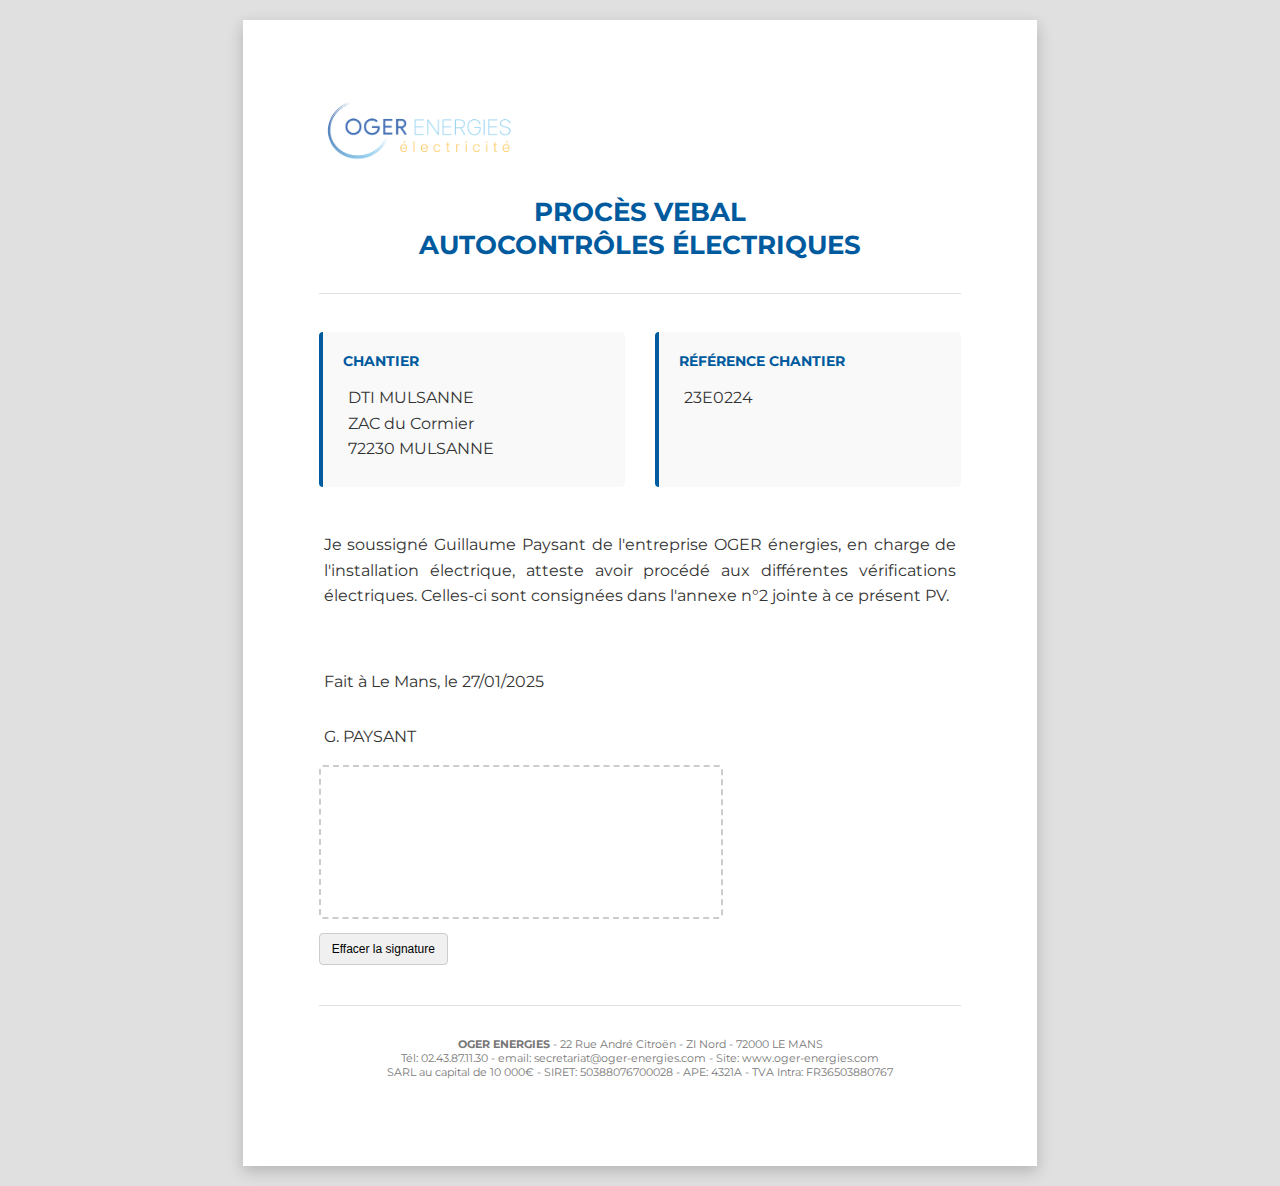
<file: pv/proces_verbal.html>
<!DOCTYPE html>
<html lang="fr">
<head>
    <meta charset="UTF-8">
    <meta name="viewport" content="width=device-width, initial-scale=1.0">
    <title>Procès-Verbal - Autocontrôles Électriques</title>
    <style>
        @import url('https://fonts.googleapis.com/css2?family=Montserrat:wght@400;700&display=swap');

        @page {
            size: A4;
            margin: 0;
        }

        body {
            font-family: 'Montserrat', sans-serif;
            color: #333;
            margin: 0;
            background-color: #e0e0e0;
            display: flex;
            justify-content: center;
            padding: 20px 0;
        }

        .container {
            width: 21cm;
            min-height: 29.7cm;
            background-color: #ffffff;
            padding: 2cm;
            box-shadow: 0 5px 15px rgba(0,0,0,0.2);
            box-sizing: border-box;
            display: flex;
            flex-direction: column;
        }

        .main-body {
            flex-grow: 1;
        }
        
        header {
            position: relative;
            text-align: center;
            margin-bottom: 30px;
        }

        .logo {
            position: absolute;
            top: 0;
            left: 0;
            max-width: 200px;
        }

        h1 {
            color: #005a9e;
            font-size: 26px;
            font-weight: 700;
            text-transform: uppercase;
            margin: 0;
            line-height: 1.3;
            padding-top: 100px;
        }
        
        hr {
            border: none;
            border-top: 1px solid #e0e0e0;
            width: 100%;
            margin-top: 30px;
        }
        
        .info-section {
            display: flex;
            gap: 30px;
            margin-bottom: 40px;
        }

        .info-box {
            background-color: #f9f9f9;
            border-left: 4px solid #005a9e;
            padding: 20px;
            border-radius: 4px;
            flex: 1;
            -webkit-print-color-adjust: exact;
            print-color-adjust: exact;
        }

        .info-box h2 {
            font-size: 14px;
            color: #005a9e;
            margin-top: 0;
            margin-bottom: 10px;
            text-transform: uppercase;
        }

        .info-box p, .signature-section .signer-name {
            margin: 0;
            font-size: 16px;
            line-height: 1.6;
        }
        
        .main-content {
            margin-bottom: 40px;
        }
        
        .main-content p {
            margin: 0;
            font-size: 16px;
            line-height: 1.6;
            text-align: justify;
        }

        .signature-section {
            margin-top: 50px;
        }
        
        #signature-pad-container {
            margin-top: 10px;
        }
        #signature-pad {
            border: 2px dashed #ccc;
            border-radius: 4px;
            cursor: crosshair;
        }
        #clear-signature {
            margin-top: 10px;
            padding: 8px 12px;
            font-size: 12px;
            cursor: pointer;
            border: 1px solid #ccc;
            background-color: #f0f0f0;
            border-radius: 4px;
        }
        #clear-signature:hover {
            background-color: #e0e0e0;
        }

        footer {
            padding-top: 20px;
            border-top: 1px solid #e0e0e0;
            font-size: 11px;
            color: #777;
            text-align: center;
            margin-top: 40px;
        }
        
        [contenteditable="true"] {
            cursor: text;
            padding: 5px;
            border-radius: 3px;
            outline: 2px dashed transparent;
            transition: background-color 0.3s, outline 0.3s;
        }
        [contenteditable="true"]:hover {
            background-color: #f0f8ff;
        }
        [contenteditable="true"]:focus {
            background-color: #fff;
            outline: 2px dashed #007bff;
        }
        
        @media print {
            body { background-color: #fff; padding: 0; }
            .container { box-shadow: none; margin: 0; padding: 2cm; }
            [contenteditable="true"]:hover, [contenteditable="true"]:focus { background-color: transparent; outline: none; }
            #signature-pad { border-color: transparent; }
            #clear-signature { display: none; }
        }
    </style>
</head>
<body>

    <div class="container">
        
        <header>
            <img src="../assets/OGNRJLOGO.png" alt="Logo OGER ENERGIES" class="logo">
            
            <h1>Procès Vebal<br>Autocontrôles Électriques</h1>
            <hr>
        </header>
        
        <div class="main-body">
            <section class="info-section">
                <div class="info-box">
                    <h2>Chantier</h2>
                    <p contenteditable="true">
                        DTI MULSANNE<br>
                        ZAC du Cormier<br>
                        72230 MULSANNE
                    </p>
                </div>
                <div class="info-box">
                    <h2>Référence Chantier</h2>
                    <p contenteditable="true">23E0224</p>
                </div>
            </section>

            <main class="main-content">
                <p contenteditable="true">
                    Je soussigné Guillaume Paysant de l'entreprise OGER énergies, en charge de l'installation électrique, atteste avoir procédé aux différentes vérifications électriques. Celles-ci sont consignées dans l'annexe n°2 jointe à ce présent PV.
                </p>
            </main>

            <section class="signature-section">
                <p class="signer-name" contenteditable="true">Fait à Le Mans, le 27/01/2025</p>
                <p class="signer-name" contenteditable="true" style="margin-top:20px;">G. PAYSANT</p>
                
                <div id="signature-pad-container">
                    <canvas id="signature-pad" width="400" height="150"></canvas>
                    <div>
                        <button id="clear-signature">Effacer la signature</button>
                    </div>
                </div>
            </section>
        </div>

        <footer>
            <p>
                <b>OGER ENERGIES</b> - 22 Rue André Citroën - ZI Nord - 72000 LE MANS<br>
                Tél: 02.43.87.11.30 - email: secretariat@oger-energies.com - Site: www.oger-energies.com<br>
                SARL au capital de 10 000€ - SIRET: 50388076700028 - APE: 4321A - TVA Intra: FR36503880767
            </p>
        </footer>
    </div>

    <script>
        document.addEventListener('DOMContentLoaded', () => {
            const canvas = document.getElementById('signature-pad');
            const ctx = canvas.getContext('2d');
            const clearButton = document.getElementById('clear-signature');
            
            let isDrawing = false;
            let lastX = 0;
            let lastY = 0;
            
            ctx.strokeStyle = '#000000';
            ctx.lineWidth = 2;
            ctx.lineCap = 'round';
            
            const getCoords = (e) => {
                const rect = canvas.getBoundingClientRect();
                let event = e.touches ? e.touches[0] : e;
                return [
                    event.clientX - rect.left,
                    event.clientY - rect.top
                ];
            };

            const startDrawing = (e) => {
                isDrawing = true;
                [lastX, lastY] = getCoords(e);
            };
            
            const draw = (e) => {
                if (!isDrawing) return;
                e.preventDefault();
                
                const [currentX, currentY] = getCoords(e);
                
                ctx.beginPath();
                ctx.moveTo(lastX, lastY);
                ctx.lineTo(currentX, currentY);
                ctx.stroke();
                
                [lastX, lastY] = [currentX, currentY];
            };
            
            const stopDrawing = () => {
                isDrawing = false;
            };

            canvas.addEventListener('mousedown', startDrawing);
            canvas.addEventListener('mousemove', draw);
            canvas.addEventListener('mouseup', stopDrawing);
            canvas.addEventListener('mouseout', stopDrawing);

            canvas.addEventListener('touchstart', startDrawing);
            canvas.addEventListener('touchmove', draw);
            canvas.addEventListener('touchend', stopDrawing);

            clearButton.addEventListener('click', () => {
                ctx.clearRect(0, 0, canvas.width, canvas.height);
            });
        });
    </script>
</body>
</html>
</file>
<file: ppsps/style.css>
/*
    ========================================
    STYLES GLOBAUX ET VARIABLES
    ========================================
*/
@import url('https://fonts.googleapis.com/css2?family=Montserrat:wght@400;500;700&display=swap');

:root {
    --brand-blue-dark: #2A64A7; --brand-blue-light: #59BBE6; --brand-yellow: #F4C354;
    --text-color: #333; --border-color: #cccccc; --background-color: #e9e9e9;
    --page-background: #ffffff; --header-background: #f8f9fa; --danger-red: #d9534f;
}
*, *::before, *::after { box-sizing: border-box; margin: 0; padding: 0; }
body {
    font-family: 'Montserrat', sans-serif; 
    background-color: var(--background-color);
    line-height: 1.5; color: var(--text-color); -webkit-print-color-adjust: exact; print-color-adjust: exact;
}

/*
    ========================================
    MISE EN PAGE DU DOCUMENT (FORMAT A4)
    ========================================
*/
.page {
    background: var(--page-background); 
    width: 210mm; 
    min-height: 297mm;
    margin: 30px auto; 
    padding: 15mm;
    box-shadow: 0 6px 12px rgba(0, 0, 0, 0.15); 
    page-break-after: always;
    display: flex; 
    flex-direction: column;
}
.page:last-of-type { 
    page-break-after: avoid; 
}

.page-content {
    flex: 1 0 auto;
    display: flex;
    flex-direction: column;
}

/*
    ========================================
    MISE EN PAGE SPÉCIFIQUE PAGE DE GARDE
    ========================================
*/
.cover-page .page-content {
    justify-content: center; 
}
.cover-page .page-header { margin-bottom: 20px; }
.cover-main-content {
    flex-grow: 1; display: flex; flex-direction: column; justify-content: center;
    text-align: center;
}
.operation-item label { font-size: 1.2em; }
.operation-item textarea {
    font-size: 1.1em; font-weight: bold; text-align: center; border: none;
    resize: none; padding: 15px 0;
}
.date-item { margin-bottom: 20px; }
.date-item input { text-align: center; border: none; font-size: 1.1em; }

/*
    ========================================
    EN-TÊTE, TITRES ET PIED DE PAGE
    ========================================
*/
.page-header { display: flex; align-items: center; gap: 20px; border-bottom: 4px solid var(--brand-blue-dark); padding-bottom: 15px; flex-shrink: 0; }
.logo { width: 180px; height: auto; flex-shrink: 0; }
.page-header h1 { font-size: 24px; color: var(--brand-blue-dark); font-weight: 700; line-height: 1.2; }
.section-title, h2 { background-color: var(--brand-blue-dark); color: white; padding: 8px 15px; margin-top: 20px; font-size: 18px; border-radius: 4px; font-weight: 500; }
h3 { color: var(--brand-blue-dark); border-bottom: 2px solid var(--brand-blue-light); padding-bottom: 5px; margin-top: 20px; font-size: 16px; }
h4 { color: #333; border-bottom: 1px solid #eee; padding-bottom: 5px; margin-top: 15px; font-size: 15px; font-weight: 500;}

.page-footer {
    border-top: 1px solid var(--border-color);
    margin-top: 20px;
    padding-top: 10px;
    text-align: center;
    font-size: 8px; 
    color: #777;
    flex-shrink: 0;
    line-height: 1.3;
}
.page-footer b {
    color: #555;
}
.signatures-header {
    display: flex; 
    gap: 20px; 
    width: 100%;
    margin-top: 30px;
}

/*
    ========================================
    TABLE DES MATIERES (SOMMAIRE)
    ========================================
*/
.toc { border: 1px solid var(--border-color); padding: 15px; border-radius: 4px; }
.toc h2 { margin: 0 0 15px 0; background-color: transparent; color: var(--brand-blue-dark); padding: 0; text-align: center; }
.toc-list { list-style: none; padding: 0; font-size: 13px; }
.toc-list li { display: flex; justify-content: space-between; padding: 3px 0; border-bottom: 1px dotted var(--border-color); }
.toc-list li:last-child { border-bottom: none; }
.toc-list span:first-child { padding-right: 10px; }
.toc-list span:last-child { font-weight: bold; }
.toc-list .sub-item { padding-left: 15px; }
.toc-list .sub-item-level2 { padding-left: 30px; }

/*
    ========================================
    FORMULAIRES (CHAMPS ÉDITABLES)
    ========================================
*/
label { display: block; font-weight: 500; margin: 8px 0 3px 0; font-size: 14px; color: var(--brand-blue-dark); }
input[type="text"], input[type="date"], input[type="number"], textarea {
    width: 100%; padding: 6px 8px; border: 1px solid var(--border-color); border-radius: 4px;
    font-family: inherit; font-size: 14px; background-color: #fdfdfd; transition: border-color 0.3s, box-shadow 0.3s;
    line-height: 1.4;
}
input:focus, textarea:focus { outline: none; border-color: var(--brand-yellow); box-shadow: 0 0 5px rgba(244, 195, 84, 0.5); }
textarea { resize: none; overflow-y: hidden; }

/*
    ========================================
    TABLEAUX ET GRILLES
    ========================================
*/
table { 
    width: 100%; 
    border-collapse: collapse; 
    font-size: 13px; 
    margin-bottom: 15px;
    table-layout: fixed;
}
th, td { 
    border: 1px solid var(--border-color); 
    padding: 6px 8px; 
    text-align: left; 
    vertical-align: top; 
    word-break: break-word; 
}
th { background-color: var(--header-background); font-weight: 500; }
td textarea { 
    border: none; 
    padding: 0; 
    font-size: 13px; 
    background: transparent; 
    width: 100%; 
    height: 100%;
}

.effectifs-table th { font-size: 11px; text-align: center; padding: 6px 2px; }
.effectifs-table td:first-child { font-weight: 500; vertical-align: middle; }
.effectifs-table input[type="number"] { text-align: center; padding: 2px; }
.effectifs-table input[type="text"] { text-align: center; font-size: 11px; }

/*
    ========================================
    ÉLÉMENTS SPÉCIFIQUES
    ========================================
*/
.signature-box { flex: 1; border: 1px solid var(--border-color); padding: 15px; border-radius: 4px; display: flex; flex-direction: column; }
.signature-box label { font-weight: bold; margin-top: 0; }
.signature-box input { margin-top: 10px; }
.signature-pad { flex-grow: 1; display: flex; flex-direction: column; gap: 5px; }
.signature-canvas { background: #f9f9f9; border: 1px dashed #ddd; cursor: crosshair; touch-action: none; }
.clear-signature-btn { align-self: flex-end; padding: 2px 8px; font-size: 11px; cursor: pointer; border: 1px solid #ccc; background-color: #f1f1f1; border-radius: 3px; }
.emergency-contacts-grid { display: grid; grid-template-columns: repeat(2, 1fr); gap: 10px; margin-top: 10px; }
.contact-card { background-color: var(--header-background); border-left: 5px solid var(--brand-yellow); padding: 10px; border-radius: 4px; }
.contact-card strong { display: block; color: var(--brand-blue-dark); font-size: 13px; }
.contact-card input { font-size: 1em; font-weight: 500; border: none; padding: 2px; width: 100%; }
.safety-warning { background-color: #fff9e6; border: 1px solid var(--brand-yellow); border-left-width: 5px; padding: 15px; border-radius: 4px; font-size: 14px; margin: 15px 0; }
.signature-section { border: 1px solid var(--border-color); padding: 20px; border-radius: 5px; margin-top: 15px; }

.signature-line {
    display: flex;
    justify-content: space-between;
    align-items: flex-start; 
    margin-top: 40px;
    padding-top: 10px;
}

.date-group {
    display: flex;
    flex-direction: column;
}
.date-group input {
    width: 150px;
    margin-top: 4px;
}

.prevent-print-break { page-break-inside: avoid; }

/*
    ========================================
    AFFICHE D'URGENCE
    ========================================
*/
.accident-poster { 
    display: flex; 
    flex-direction: column; 
    border: 4px solid var(--danger-red); 
    flex-grow: 1; 
}
.poster-header { background-color: var(--danger-red); color: white; text-align: center; font-size: 28px; font-weight: bold; padding: 12px; }
.poster-main { display: grid; grid-template-columns: 3fr 2fr; flex-grow: 1; }
.poster-instructions { padding: 10px; border-right: 2px solid var(--danger-red); }
.poster-phone input { text-align: center; font-size: 14px; font-weight: bold; background-color: #f2f2f2; padding: 8px; border: 1px solid var(--border-color); }
.poster-instructions h2 { background-color: transparent; color: var(--text-color); margin: 5px 0; padding: 0; font-size: 18px; text-align: center; border: none;}
.poster-step { display: flex; align-items: flex-start; gap: 10px; margin-bottom: 8px; }
.step-number { background-color: var(--danger-red); color: white; font-size: 22px; font-weight: bold; border-radius: 50%; width: 35px; height: 35px; display: flex; justify-content: center; align-items: center; flex-shrink: 0; }
.step-content { width: 100%; }
.step-content label { font-size: 13px; margin: 0 0 3px 0; color: #333; }
.step-content textarea { font-size: 13px; }
.poster-contacts { padding: 10px; background: #fdfdfd; }
.poster-contacts h3 { text-align: center; margin: 0 0 10px 0; border: none; }
.contact-item { display: flex; gap: 5px; border-bottom: 1px solid var(--border-color); align-items: center; }
.contact-item:last-child { border-bottom: none; }
.contact-item input { border: none; padding: 5px 2px; font-size: 12px; }
.contact-item input:first-child { flex: 1; font-weight: bold; }
.contact-item input:last-child { flex-basis: 110px; text-align: right; flex-shrink: 0; }

/*
    ========================================
    BOUTON D'IMPRESSION ET STYLES D'IMPRESSION
    ========================================
*/
.actions-container { position: sticky; top: 0; z-index: 1000; padding: 10px; text-align: center; background-color: #333; }
#print-button { background-color: var(--brand-blue-dark); color: white; padding: 10px 25px; border: none; border-radius: 5px; font-size: 16px; cursor: pointer; transition: background-color 0.3s; }
#print-button:hover { background-color: var(--brand-blue-light); }

@media print {
    body { background-color: #fff; }

    .page { 
        margin: 0; 
        box-shadow: none; 
        border: none; 
        width: 210mm;
        height: 297mm;
        padding: 15mm 15mm 10mm 15mm; 
        position: relative;
    }
    
    .page-content {
        padding-bottom: 50px;
    }

    .actions-container, .clear-signature-btn { display: none; }

    input, textarea { 
        border: 1px solid transparent !important; 
        background-color: transparent !important; 
        -webkit-print-color-adjust: exact;
        print-color-adjust: exact;
    }

    textarea {
        overflow: visible !important;
    }

    .accident-poster { border-width: 2px; }
    .poster-header, .step-number { background-color: var(--danger-red) !important; }
    
    table, .poster-main, h2, h3, h4, .prevent-print-break, .signature-section { 
        page-break-inside: avoid; 
    }
    h2, h3, h4 { page-break-after: avoid; }
    .contact-card, .meta-item { page-break-inside: avoid; }

    h3 {
        margin-top: 15px;
    }
    table {
        margin-bottom: 10px;
    }

    .page-footer {
        position: absolute; 
        bottom: 10mm;
        left: 15mm;
        right: 15mm;
        margin-top: auto; 
    }
}
</file>
